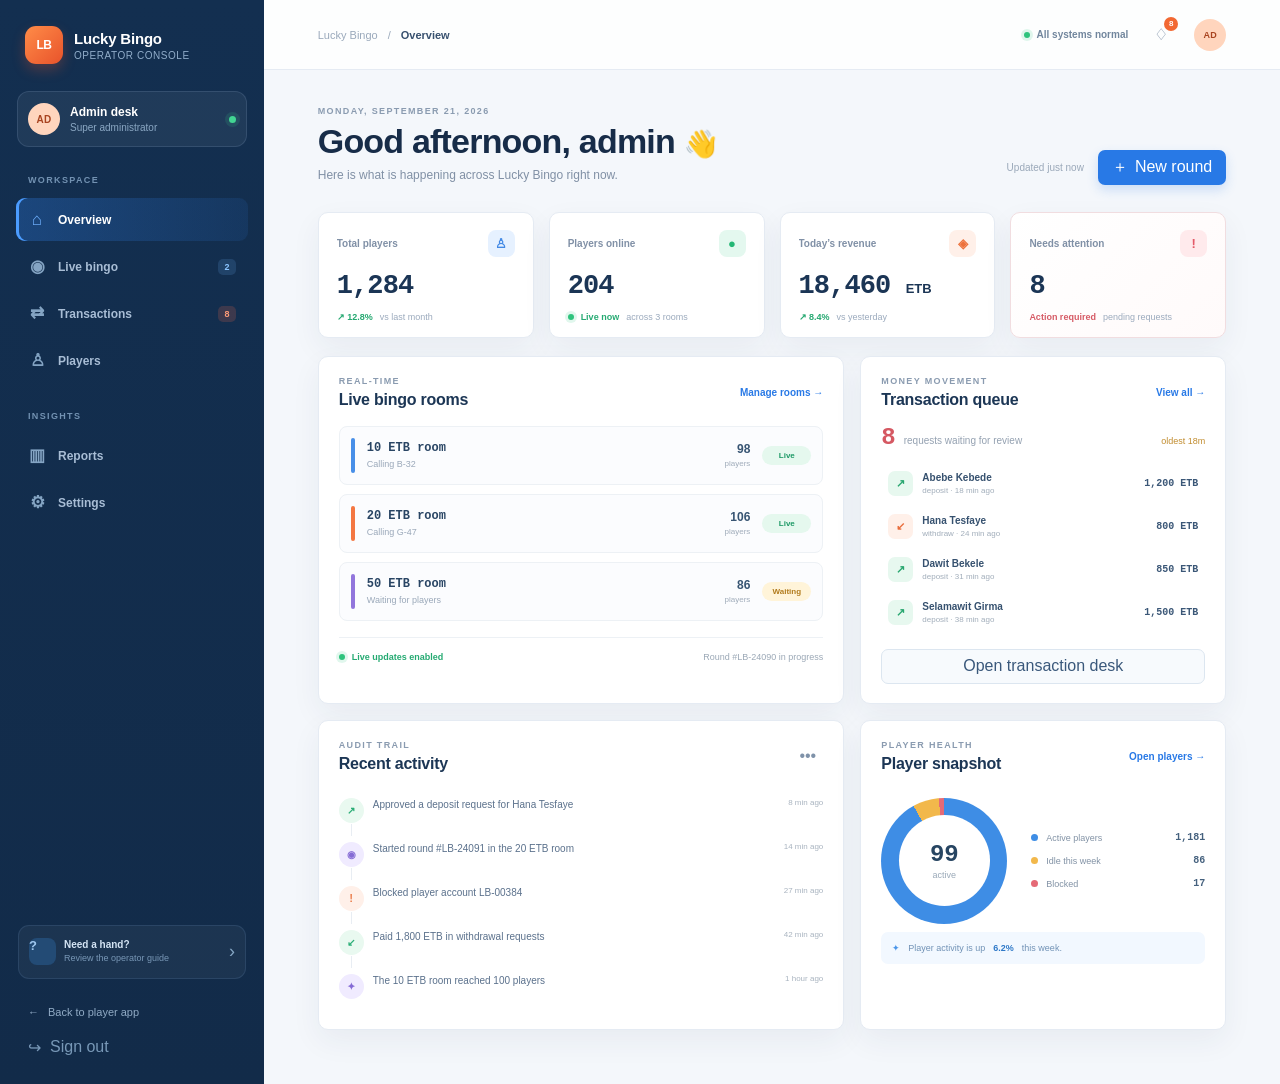
<file: admin.html>
<!DOCTYPE html>
<html lang="en">
  <head>
    <meta charset="UTF-8" />
    <meta name="viewport" content="width=device-width, initial-scale=1.0" />
    <meta name="theme-color" content="#f5f7fb" />
    <title>Lucky Bingo — Admin Console</title>
    <link rel="stylesheet" href="style.css" />
    <link rel="stylesheet" href="admin.css" />
  </head>
  <body class="admin-body">
    <div class="admin-shell">
      <aside class="admin-sidebar" id="admin-sidebar">
        <div class="admin-brand">
          <div class="admin-brand-mark" aria-hidden="true">LB</div>
          <div>
            <strong>Lucky Bingo</strong>
            <span>Operator console</span>
          </div>
        </div>

        <div class="admin-user-card">
          <div class="admin-avatar admin-avatar-orange">AD</div>
          <div class="admin-user-copy">
            <strong>Admin desk</strong>
            <span>Super administrator</span>
          </div>
          <span class="admin-online-dot" aria-label="Online"></span>
        </div>

        <nav class="admin-nav" aria-label="Admin navigation">
          <span class="admin-nav-label">Workspace</span>
          <a class="admin-nav-link is-active" href="#overview" data-section="overview">
            <span class="admin-nav-icon" aria-hidden="true">⌂</span>
            <span>Overview</span>
          </a>
          <a class="admin-nav-link" href="#live" data-section="live">
            <span class="admin-nav-icon" aria-hidden="true">◉</span>
            <span>Live bingo</span>
            <em class="admin-nav-badge" id="nav-live-badge">3</em>
          </a>
          <a class="admin-nav-link" href="#transactions" data-section="transactions">
            <span class="admin-nav-icon" aria-hidden="true">⇄</span>
            <span>Transactions</span>
            <em class="admin-nav-badge is-alert" id="nav-transaction-badge">8</em>
          </a>
          <a class="admin-nav-link" href="#players" data-section="players">
            <span class="admin-nav-icon" aria-hidden="true">♙</span>
            <span>Players</span>
          </a>

          <span class="admin-nav-label admin-nav-label-spaced">Insights</span>
          <a class="admin-nav-link" href="#reports" data-section="reports">
            <span class="admin-nav-icon" aria-hidden="true">▥</span>
            <span>Reports</span>
          </a>
          <a class="admin-nav-link" href="#settings" data-section="settings">
            <span class="admin-nav-icon" aria-hidden="true">⚙</span>
            <span>Settings</span>
          </a>
        </nav>

        <div class="admin-sidebar-footer">
          <div class="admin-help-card">
            <span class="admin-help-icon" aria-hidden="true">?</span>
            <div>
              <strong>Need a hand?</strong>
              <span>Review the operator guide</span>
            </div>
            <button type="button" class="admin-icon-button admin-help-button" id="open-help" aria-label="Open help">›</button>
          </div>
          <a class="admin-back-link" href="index.html"><span aria-hidden="true">←</span> Back to player app</a>
          <button type="button" class="admin-signout" id="admin-signout"><span aria-hidden="true">↪</span> Sign out</button>
        </div>
      </aside>

      <main class="admin-main">
        <header class="admin-topbar">
          <button type="button" class="admin-menu-button" id="admin-menu-button" aria-label="Open navigation">☰</button>
          <div class="admin-breadcrumbs">
            <span>Lucky Bingo</span><span aria-hidden="true">/</span><strong id="current-section-label">Overview</strong>
          </div>
          <div class="admin-topbar-actions">
            <div class="admin-system-status"><span class="admin-status-pulse"></span> All systems normal</div>
            <button type="button" class="admin-icon-button admin-notification-button" id="notification-button" aria-label="View notifications">
              <span aria-hidden="true">♢</span><em id="notification-count">5</em>
            </button>
            <div class="admin-top-avatar">AD</div>
          </div>
        </header>

        <div class="admin-content">
          <section class="admin-section is-active" id="admin-overview" data-page="overview">
            <div class="admin-page-heading">
              <div>
                <span class="admin-kicker">MONDAY, SEPTEMBER 21, 2026</span>
                <h1>Good afternoon, admin <span aria-hidden="true">👋</span></h1>
                <p>Here is what is happening across Lucky Bingo right now.</p>
              </div>
              <div class="admin-heading-actions">
                <span class="admin-last-updated" id="last-updated">Updated just now</span>
                <button type="button" class="admin-button admin-button-primary" data-quick-action="new-round"><span aria-hidden="true">＋</span> New round</button>
              </div>
            </div>

            <div class="admin-stat-grid">
              <article class="admin-stat-card">
                <div class="admin-stat-top"><span class="admin-stat-label">Total players</span><span class="admin-stat-icon admin-stat-icon-blue">♙</span></div>
                <strong class="admin-stat-value" id="stat-players">1,284</strong>
                <div class="admin-stat-foot"><span class="admin-trend is-up">↗ 12.8%</span><span>vs last month</span></div>
              </article>
              <article class="admin-stat-card">
                <div class="admin-stat-top"><span class="admin-stat-label">Players online</span><span class="admin-stat-icon admin-stat-icon-green">●</span></div>
                <strong class="admin-stat-value" id="stat-online">286</strong>
                <div class="admin-stat-foot"><span class="admin-live-label"><i></i> Live now</span><span>across 3 rooms</span></div>
              </article>
              <article class="admin-stat-card">
                <div class="admin-stat-top"><span class="admin-stat-label">Today’s revenue</span><span class="admin-stat-icon admin-stat-icon-orange">◈</span></div>
                <strong class="admin-stat-value" id="stat-revenue">18,460 <small>ETB</small></strong>
                <div class="admin-stat-foot"><span class="admin-trend is-up">↗ 8.4%</span><span>vs yesterday</span></div>
              </article>
              <article class="admin-stat-card admin-stat-card-alert">
                <div class="admin-stat-top"><span class="admin-stat-label">Needs attention</span><span class="admin-stat-icon admin-stat-icon-red">!</span></div>
                <strong class="admin-stat-value" id="stat-attention">8</strong>
                <div class="admin-stat-foot"><span class="admin-trend is-alert">Action required</span><span>pending requests</span></div>
              </article>
            </div>

            <div class="admin-dashboard-grid">
              <article class="admin-panel admin-live-summary-panel">
                <div class="admin-panel-heading">
                  <div><span class="admin-panel-eyebrow">REAL-TIME</span><h2>Live bingo rooms</h2></div>
                  <a class="admin-text-link" href="#live" data-section="live">Manage rooms <span aria-hidden="true">→</span></a>
                </div>
                <div class="admin-room-list" id="dashboard-rooms"></div>
                <div class="admin-panel-footer"><span class="admin-live-label"><i></i> Live updates enabled</span><span id="dashboard-round-label">Round #LB-24091 in progress</span></div>
              </article>

              <article class="admin-panel admin-queue-panel">
                <div class="admin-panel-heading">
                  <div><span class="admin-panel-eyebrow">MONEY MOVEMENT</span><h2>Transaction queue</h2></div>
                  <a class="admin-text-link" href="#transactions" data-section="transactions">View all <span aria-hidden="true">→</span></a>
                </div>
                <div class="admin-queue-total"><strong id="queue-total">8</strong><span>requests waiting for review</span><span class="admin-queue-clock" id="queue-age">oldest 18m</span></div>
                <div class="admin-mini-transactions" id="dashboard-transactions"></div>
                <button type="button" class="admin-button admin-button-soft admin-full-button" data-section="transactions">Open transaction desk</button>
              </article>

              <article class="admin-panel admin-activity-panel">
                <div class="admin-panel-heading">
                  <div><span class="admin-panel-eyebrow">AUDIT TRAIL</span><h2>Recent activity</h2></div>
                  <button type="button" class="admin-more-button" id="clear-activity" title="Clear activity">•••</button>
                </div>
                <div class="admin-activity-list" id="activity-list"></div>
              </article>

              <article class="admin-panel admin-health-panel">
                <div class="admin-panel-heading">
                  <div><span class="admin-panel-eyebrow">PLAYER HEALTH</span><h2>Player snapshot</h2></div>
                  <a class="admin-text-link" href="#players" data-section="players">Open players <span aria-hidden="true">→</span></a>
                </div>
                <div class="admin-health-body">
                  <div class="admin-donut" id="player-donut"><span><strong id="active-percent">92</strong><small>active</small></span></div>
                  <div class="admin-health-legend">
                    <div><i class="legend-active"></i><span>Active players</span><strong id="active-count">1,181</strong></div>
                    <div><i class="legend-idle"></i><span>Idle this week</span><strong id="idle-count">86</strong></div>
                    <div><i class="legend-blocked"></i><span>Blocked</span><strong id="blocked-count">17</strong></div>
                  </div>
                </div>
                <div class="admin-health-note"><span aria-hidden="true">✦</span> Player activity is up <b>6.2%</b> this week.</div>
              </article>
            </div>
          </section>

          <section class="admin-section" id="admin-live" data-page="live">
            <div class="admin-page-heading">
              <div><span class="admin-kicker">BINGO OPERATIONS</span><h1>Live bingo control</h1><p>Monitor every room, call numbers, and keep rounds moving.</p></div>
              <div class="admin-heading-actions"><span class="admin-live-label admin-live-label-large"><i></i> Live control connected</span><button type="button" class="admin-button admin-button-primary" data-live-action="new-round"><span aria-hidden="true">＋</span> Start new round</button></div>
            </div>
            <div class="admin-live-toolbar">
              <div class="admin-room-tabs" id="live-room-tabs"></div>
              <div class="admin-live-toolbar-right"><span class="admin-small-muted">Auto-call interval</span><select class="admin-select admin-select-small" id="call-interval"><option value="5">5 sec</option><option value="8" selected>8 sec</option><option value="12">12 sec</option></select><button type="button" class="admin-button admin-button-soft" data-live-action="refresh"><span aria-hidden="true">↻</span> Refresh</button></div>
            </div>
            <div class="admin-live-control-grid">
              <article class="admin-panel admin-round-panel">
                <div class="admin-panel-heading"><div><span class="admin-panel-eyebrow">ROOM CONTROL</span><h2 id="live-room-title">20 ETB room</h2></div><span class="admin-round-state is-live" id="live-round-state"><i></i> LIVE</span></div>
                <div class="admin-round-number"><div class="admin-call-label">LAST NUMBER CALLED</div><strong id="live-call-ball">G-47</strong><span><b id="live-call-count">22</b> of 75 numbers</span></div>
                <div class="admin-round-progress"><div id="live-round-progress" style="width: 29%"></div></div>
                <div class="admin-round-meta"><span>Round <b id="live-round-id">#LB-24091</b></span><span>Prize pool <b id="live-prize-pool">3,240 ETB</b></span></div>
                <div class="admin-round-actions"><button type="button" class="admin-button admin-button-primary" data-live-action="toggle-round" id="toggle-round-button">Pause round</button><button type="button" class="admin-button admin-button-outline" data-live-action="next-call"><span aria-hidden="true">↗</span> Call next</button><button type="button" class="admin-button admin-button-danger-outline" data-live-action="end-round">End round</button></div>
                <div class="admin-control-warning"><span aria-hidden="true">!</span><span>Ending a round cannot be undone. Confirmations are required for payouts.</span></div>
              </article>
              <article class="admin-panel admin-room-health-panel">
                <div class="admin-panel-heading"><div><span class="admin-panel-eyebrow">ROOM HEALTH</span><h2>At a glance</h2></div><span class="admin-chip admin-chip-green">Healthy</span></div>
                <div class="admin-health-metrics"><div><strong id="live-player-count">106</strong><span>players joined</span></div><div><strong id="live-card-count">106</strong><span>cards in play</span></div><div><strong id="live-callers">4</strong><span>possible winners</span></div><div><strong id="live-average-call">01:42</strong><span>avg. call time</span></div></div>
                <div class="admin-room-progress-list"><div><span>Room capacity</span><b>71%</b><div><i style="width:71%"></i></div></div><div><span>Connection quality</span><b>98%</b><div><i class="is-blue" style="width:98%"></i></div></div></div>
              </article>
              <article class="admin-panel admin-call-history-panel">
                <div class="admin-panel-heading"><div><span class="admin-panel-eyebrow">CALL HISTORY</span><h2>Numbers called</h2></div><button type="button" class="admin-more-button" data-live-action="clear-history">Clear</button></div>
                <div class="admin-call-history" id="live-call-history"></div>
                <p class="admin-empty-note" id="call-history-note">Most recent calls appear here.</p>
              </article>
              <article class="admin-panel admin-room-management-panel">
                <div class="admin-panel-heading"><div><span class="admin-panel-eyebrow">ROOMS</span><h2>Room availability</h2></div><span class="admin-small-muted">Player lobby view</span></div>
                <form class="admin-room-add-form" id="room-add-form">
                  <label><span>Stake (ETB)</span><input id="room-add-stake" type="number" min="1" step="1" inputmode="numeric" placeholder="100" required></label>
                  <label><span>Players</span><input id="room-add-players" type="number" min="0" step="1" inputmode="numeric" value="0" required></label>
                  <button type="submit" class="admin-button admin-button-primary"><span aria-hidden="true">＋</span> Add room</button>
                </form>
                <div class="admin-management-list" id="live-room-management"></div>
              </article>
            </div>
          </section>

          <section class="admin-section" id="admin-transactions" data-page="transactions">
            <div class="admin-page-heading">
              <div><span class="admin-kicker">FINANCE DESK</span><h1>Deposits &amp; withdrawals</h1><p>Review requests, verify payment details, and keep player balances accurate.</p></div>
              <div class="admin-heading-actions"><button type="button" class="admin-button admin-button-soft" id="export-transactions"><span aria-hidden="true">↓</span> Export CSV</button><button type="button" class="admin-button admin-button-primary" id="refresh-transactions"><span aria-hidden="true">↻</span> Refresh</button></div>
            </div>
            <div class="admin-finance-summary"><div><span>Pending deposits</span><strong id="finance-deposits">5,800 <small>ETB</small></strong><em id="finance-deposit-count">5 requests</em></div><div><span>Pending withdrawals</span><strong id="finance-withdrawals">2,450 <small>ETB</small></strong><em id="finance-withdrawal-count">3 requests</em></div><div><span>Processed today</span><strong id="finance-processed">18,460 <small>ETB</small></strong><em class="is-positive">+8.4% from yesterday</em></div><div><span>Average review time</span><strong>06:24</strong><em class="is-positive">Within target</em></div></div>
            <article class="admin-panel admin-table-panel">
              <div class="admin-table-toolbar"><div class="admin-filter-tabs" role="tablist" aria-label="Transaction filter"><button type="button" class="is-active" data-transaction-filter="all">All <b id="filter-all-count">8</b></button><button type="button" data-transaction-filter="deposit">Deposits <b id="filter-deposit-count">5</b></button><button type="button" data-transaction-filter="withdraw">Withdrawals <b id="filter-withdraw-count">3</b></button><button type="button" data-transaction-filter="processed">Processed</button></div><div class="admin-table-tools"><label class="admin-inline-search"><span aria-hidden="true">⌕</span><input type="search" id="transaction-search" placeholder="Search transactions" /></label><select class="admin-select" id="transaction-status-filter"><option value="all">All statuses</option><option value="pending">Pending</option><option value="approved">Approved</option><option value="rejected">Rejected</option></select></div></div>
              <div class="admin-table-scroll"><table class="admin-table"><thead><tr><th>Player</th><th>Type</th><th>Method</th><th>Amount</th><th>Requested</th><th>Status</th><th><span class="admin-sr-only">Actions</span></th></tr></thead><tbody id="transactions-table"></tbody></table></div>
              <div class="admin-table-footer"><span id="transaction-result-count">Showing 8 requests</span><div class="admin-pagination"><button type="button" disabled aria-label="Previous page">‹</button><button type="button" class="is-current">1</button><button type="button">2</button><button type="button" aria-label="Next page">›</button></div></div>
            </article>
          </section>

          <section class="admin-section" id="admin-players" data-page="players">
            <div class="admin-page-heading">
              <div><span class="admin-kicker">PLAYER DIRECTORY</span><h1>Players</h1><p>Search accounts, manage access, and keep player profiles up to date.</p></div>
              <div class="admin-heading-actions"><button type="button" class="admin-button admin-button-soft" id="export-players"><span aria-hidden="true">↓</span> Export list</button><button type="button" class="admin-button admin-button-primary" data-player-action="add"><span aria-hidden="true">＋</span> Add player</button></div>
            </div>
            <div class="admin-player-insights"><div><span class="admin-insight-icon admin-insight-blue">♙</span><span><b id="player-total-count">1,284</b><small>Total accounts</small></span></div><div><span class="admin-insight-icon admin-insight-green">✓</span><span><b id="player-verified-count">1,198</b><small>Verified accounts</small></span></div><div><span class="admin-insight-icon admin-insight-orange">◌</span><span><b id="player-new-count">38</b><small>New this month</small></span></div><div><span class="admin-insight-icon admin-insight-red">!</span><span><b id="player-blocked-count">17</b><small>Blocked accounts</small></span></div></div>
            <article class="admin-panel admin-table-panel">
              <div class="admin-table-toolbar"><label class="admin-player-search"><span aria-hidden="true">⌕</span><input type="search" id="player-search" placeholder="Search by name, email, phone or player ID" /><kbd>⌘ K</kbd></label><div class="admin-table-tools"><select class="admin-select" id="player-status-filter"><option value="all">All statuses</option><option value="active">Active</option><option value="idle">Idle</option><option value="blocked">Blocked</option></select><button type="button" class="admin-filter-button" id="player-filter-button"><span aria-hidden="true">☷</span> Filters</button></div></div>
              <div class="admin-table-scroll"><table class="admin-table admin-player-table"><thead><tr><th>Player</th><th>Contact</th><th>Wallet balance</th><th>Games</th><th>Last active</th><th>Status</th><th><span class="admin-sr-only">Actions</span></th></tr></thead><tbody id="players-table"></tbody></table></div>
              <div class="admin-table-footer"><span id="player-result-count">Showing 8 players</span><div class="admin-pagination"><button type="button" disabled>‹</button><button type="button" class="is-current">1</button><button type="button">2</button><button type="button">3</button><button type="button">›</button></div></div>
            </article>
          </section>

          <section class="admin-section" id="admin-reports" data-page="reports">
            <div class="admin-page-heading"><div><span class="admin-kicker">INSIGHTS</span><h1>Reports</h1><p>Understand performance, player behavior, and the health of your bingo operation.</p></div><div class="admin-heading-actions"><select class="admin-select" id="report-range"><option>Last 7 days</option><option>Last 30 days</option><option>This year</option></select><button type="button" class="admin-button admin-button-soft" id="export-report"><span aria-hidden="true">↓</span> Export report</button></div></div>
            <div class="admin-report-grid"><article class="admin-panel admin-chart-panel admin-chart-wide"><div class="admin-panel-heading"><div><span class="admin-panel-eyebrow">REVENUE TREND</span><h2>Net revenue</h2></div><strong class="admin-chart-total">18,460 <small>ETB</small></strong></div><div class="admin-chart-legend"><span><i class="chart-line chart-line-blue"></i> Revenue</span><span><i class="chart-line chart-line-orange"></i> Payouts</span></div><div class="admin-chart" aria-label="Revenue chart"><div class="admin-chart-y"><span>20k</span><span>15k</span><span>10k</span><span>5k</span><span>0</span></div><div class="admin-chart-area"><div class="admin-chart-gridlines"><i></i><i></i><i></i><i></i><i></i></div><svg viewBox="0 0 720 220" preserveAspectRatio="none" role="img" aria-label="Revenue and payout trend"><defs><linearGradient id="revenue-fill" x1="0" x2="0" y1="0" y2="1"><stop offset="0" stop-color="#2f80ed" stop-opacity=".24"/><stop offset="1" stop-color="#2f80ed" stop-opacity="0"/></linearGradient></defs><path class="chart-fill" d="M0 172 C42 162 58 155 92 158 S144 134 178 145 S230 121 268 130 S320 91 360 112 S416 82 452 96 S496 48 540 72 S600 38 636 55 S682 31 720 42 L720 220 L0 220 Z"/><path class="chart-path chart-path-blue" d="M0 172 C42 162 58 155 92 158 S144 134 178 145 S230 121 268 130 S320 91 360 112 S416 82 452 96 S496 48 540 72 S600 38 636 55 S682 31 720 42"/><path class="chart-path chart-path-orange" d="M0 190 C42 181 58 176 92 178 S144 161 178 170 S230 144 268 154 S320 119 360 140 S416 106 452 125 S496 79 540 102 S600 65 636 83 S682 61 720 70"/></svg><div class="admin-chart-x"><span>15 Sep</span><span>17 Sep</span><span>19 Sep</span><span>21 Sep</span></div></div></div></article><article class="admin-panel admin-chart-panel"><div class="admin-panel-heading"><div><span class="admin-panel-eyebrow">ROOM PERFORMANCE</span><h2>Top rooms</h2></div><button type="button" class="admin-more-button">•••</button></div><div class="admin-bar-list"><div><span><b>10 ETB room</b><small>2,180 rounds</small></span><strong>42%</strong><i><em style="width:42%"></em></i></div><div><span><b>20 ETB room</b><small>1,640 rounds</small></span><strong>34%</strong><i><em style="width:34%"></em></i></div><div><span><b>50 ETB room</b><small>812 rounds</small></span><strong>24%</strong><i><em style="width:24%"></em></i></div></div><div class="admin-report-callout"><span aria-hidden="true">✦</span><span>The <b>10 ETB room</b> brings the most first-time players.</span></div></article><article class="admin-panel admin-chart-panel"><div class="admin-panel-heading"><div><span class="admin-panel-eyebrow">PLAYER RETENTION</span><h2>Weekly return rate</h2></div><span class="admin-chip admin-chip-green">+4.8%</span></div><div class="admin-retention-score"><strong>68.4<small>%</small></strong><span>players returned this week</span></div><div class="admin-retention-bars"><i style="height:43%"></i><i style="height:58%"></i><i style="height:51%"></i><i style="height:70%"></i><i style="height:64%"></i><i style="height:83%"></i><i style="height:92%"></i></div><div class="admin-chart-x admin-chart-x-even"><span>Mon</span><span>Tue</span><span>Wed</span><span>Thu</span><span>Fri</span><span>Sat</span><span>Sun</span></div></article></div>
          </section>

          <section class="admin-section" id="admin-settings" data-page="settings">
            <div class="admin-page-heading"><div><span class="admin-kicker">CONTROL CENTER</span><h1>Settings</h1><p>Set safe defaults for your operation. Changes are saved in this browser.</p></div><span class="admin-saved-label" id="settings-saved">All changes saved</span></div>
            <div class="admin-settings-grid"><article class="admin-panel admin-settings-panel"><div class="admin-panel-heading"><div><span class="admin-panel-eyebrow">GAME DEFAULTS</span><h2>Round settings</h2></div></div><label class="admin-setting-row"><span><b>Commission rate</b><small>Percentage held from every prize pool</small></span><span class="admin-input-suffix"><input type="number" id="setting-commission" min="0" max="50" step="1" value="20" /><em>%</em></span></label><label class="admin-setting-row"><span><b>Auto-start threshold</b><small>Players required before a room starts</small></span><span class="admin-input-suffix"><input type="number" id="setting-threshold" min="2" max="500" step="1" value="10" /><em>players</em></span></label><label class="admin-setting-row"><span><b>Card-selection countdown</b><small>Players have this long to enter cards before the round starts</small></span><span class="admin-input-suffix"><input type="number" id="setting-countdown" min="10" max="600" step="5" value="60" /><em>seconds</em></span></label><label class="admin-setting-row"><span><b>Winning line pattern</b><small>Declare a winner after this many completed lines, or require a full house</small></span><select class="admin-select admin-select-small" id="setting-winning-pattern"><option value="1">1 line</option><option value="2">2 lines</option><option value="3">3 lines</option><option value="4">4 lines</option><option value="full-house">Full house / full card</option></select></label><label class="admin-setting-row"><span><b>Starting bonus</b><small>Give each new player a one-time Birr bonus when they first open the game</small></span><span class="admin-input-suffix"><input type="number" id="setting-starting-bonus" min="0" max="100000" step="1" value="50" /><em>ETB</em></span></label><label class="admin-setting-row"><span><b>Enable starting bonus</b><small>Turn the new-player bonus on or off</small></span><input type="checkbox" class="admin-switch" id="setting-starting-bonus-enabled" checked /></label><label class="admin-setting-row"><span><b>Auto-call numbers</b><small>Allow rooms to call numbers automatically</small></span><input type="checkbox" class="admin-switch" id="setting-autocall" checked /></label><label class="admin-setting-row"><span><b>Maintenance mode</b><small>Temporarily prevent new games from starting</small></span><input type="checkbox" class="admin-switch is-danger" id="setting-maintenance" /></label></article><article class="admin-panel admin-settings-panel"><div class="admin-panel-heading"><div><span class="admin-panel-eyebrow">SECURITY &amp; ALERTS</span><h2>Admin preferences</h2></div></div><label class="admin-setting-row"><span><b>Transaction alerts</b><small>Notify this desk about new finance requests</small></span><input type="checkbox" class="admin-switch" id="setting-transactions" checked /></label><label class="admin-setting-row"><span><b>Large withdrawal review</b><small>Require a second review above 5,000 ETB</small></span><input type="checkbox" class="admin-switch" id="setting-large-withdrawal" checked /></label><label class="admin-setting-row"><span><b>Session timeout</b><small>Sign out after inactivity</small></span><select class="admin-select admin-select-small" id="setting-timeout"><option value="30">30 minutes</option><option value="60" selected>1 hour</option><option value="240">4 hours</option></select></label><div class="admin-security-note"><span aria-hidden="true">✓</span><div><b>Two-step verification is active</b><small>Your admin account is protected with an extra sign-in step.</small></div></div></article></div>
          </section>
        </div>
      </main>
    </div>

    <div class="admin-toast" id="admin-toast" hidden></div>

    <div class="admin-modal-backdrop" id="player-modal" hidden>
      <section class="admin-modal" role="dialog" aria-modal="true" aria-labelledby="player-modal-title">
        <div class="admin-modal-heading"><div><span class="admin-panel-eyebrow">PLAYER ACCOUNT</span><h2 id="player-modal-title">Edit player</h2></div><button type="button" class="admin-modal-close" data-close-modal="player-modal" aria-label="Close">×</button></div>
        <form id="player-form"><input type="hidden" id="player-form-id" /><div class="admin-form-grid"><label><span>Full name</span><input type="text" id="player-form-name" required /></label><label><span>Player ID</span><input type="text" id="player-form-username" disabled /></label><label><span>Email address</span><input type="email" id="player-form-email" required /></label><label><span>Phone number</span><input type="tel" id="player-form-phone" required /></label><label><span>Wallet balance (ETB)</span><input type="number" id="player-form-balance" min="0" step="1" required /></label><label><span>Account status</span><select id="player-form-status"><option value="active">Active</option><option value="idle">Idle</option><option value="blocked">Blocked</option></select></label></div><label class="admin-form-wide"><span>Admin note</span><textarea id="player-form-note" rows="3" placeholder="Optional internal note about this account"></textarea></label><div class="admin-modal-actions"><button type="button" class="admin-button admin-button-soft" data-close-modal="player-modal">Cancel</button><button type="submit" class="admin-button admin-button-primary">Save player</button></div></form>
      </section>
    </div>

    <div class="admin-modal-backdrop" id="password-modal" hidden>
      <section class="admin-modal admin-modal-small" role="dialog" aria-modal="true" aria-labelledby="password-modal-title">
        <div class="admin-modal-heading"><div><span class="admin-panel-eyebrow">SECURITY ACTION</span><h2 id="password-modal-title">Change password</h2></div><button type="button" class="admin-modal-close" data-close-modal="password-modal" aria-label="Close">×</button></div>
        <p class="admin-modal-copy">Set a temporary password for <b id="password-player-name">this player</b>. The player will be asked to change it after signing in.</p>
        <form id="password-form"><input type="hidden" id="password-form-id" /><label class="admin-form-wide"><span>Temporary password</span><input type="password" id="password-form-value" minlength="6" required placeholder="At least 6 characters" /></label><label class="admin-check-row"><input type="checkbox" id="password-notify" checked /><span>Notify the player about the password reset</span></label><div class="admin-modal-actions"><button type="button" class="admin-button admin-button-soft" data-close-modal="password-modal">Cancel</button><button type="submit" class="admin-button admin-button-primary">Set password</button></div></form>
      </section>
    </div>

    <div class="admin-modal-backdrop" id="help-modal" hidden>
      <section class="admin-modal admin-modal-small" role="dialog" aria-modal="true" aria-labelledby="help-modal-title"><div class="admin-modal-heading"><div><span class="admin-panel-eyebrow">OPERATOR GUIDE</span><h2 id="help-modal-title">A safe admin workflow</h2></div><button type="button" class="admin-modal-close" data-close-modal="help-modal" aria-label="Close">×</button></div><div class="admin-guide-list"><div><b>1</b><span>Review deposit and withdrawal requests before approving a balance change.</span></div><div><b>2</b><span>Use the live room controls to pause a room if a payment or connection issue appears.</span></div><div><b>3</b><span>Block suspicious accounts and record the reason in the player note.</span></div><div><b>4</b><span>Export finance reports regularly for reconciliation.</span></div></div><div class="admin-modal-actions"><button type="button" class="admin-button admin-button-primary" data-close-modal="help-modal">Got it</button></div></section>
    </div>

    <script src="admin.js"></script>
  </body>
</html>
</file>
<file: style.css>
* {
  margin: 0;
  padding: 0;
  box-sizing: border-box;
}

:root {
  --page: #0868ad;
  --page-deep: #075d9d;
  --nav: #1c2a3a;
  --panel: #193866;
  --panel-deep: #15345f;
  --orange: #f45b0a;
  --orange-deep: #dd4d05;
  --yellow: #fff229;
  --yellow-soft: #f3ef9e;
  --white: #fbfdff;
  --muted: #b7c3d7;
  --ink: #172b4d;
  --line: rgba(255, 255, 255, 0.08);
  --green: #57c77c;
  --red: #f3424f;
}

html,
body {
  min-height: 100%;
}

body {
  min-height: 100dvh;
  font-family: "Trebuchet MS", "Segoe UI", system-ui, sans-serif;
  background: var(--page);
  color: var(--white);
  overflow-x: hidden;
  user-select: none;
  -webkit-user-select: none;
}

button {
  font: inherit;
}

.lb-root {
  min-height: 100dvh;
  display: grid;
  place-items: start center;
}

.lb-frame {
  position: relative;
  width: min(100%, 760px);
  min-height: 100dvh;
  overflow: hidden;
  background: linear-gradient(180deg, var(--page) 0%, var(--page-deep) 100%);
  box-shadow: 0 0 0 1px rgba(0, 0, 0, 0.06);
  display: flex;
  flex-direction: column;
}

.lb-top {
  min-height: 0;
  display: none;
}

.lb-logo {
  color: var(--white);
  font-size: clamp(25px, 5vw, 40px);
  font-weight: 800;
  letter-spacing: -1.1px;
  line-height: 1;
  text-align: left;
  white-space: nowrap;
}

.lb-icon-btn {
  display: grid;
  place-items: center;
  width: 42px;
  height: 48px;
  border: 0;
  background: transparent;
  color: var(--white);
  cursor: pointer;
  transition: color 0.16s ease, transform 0.16s ease;
}

.lb-icon-btn:hover,
.lb-icon-btn:focus-visible {
  color: var(--yellow);
  transform: scale(1.06);
  outline: none;
}

.lb-close {
  font-family: Arial, sans-serif;
  font-size: 56px;
  font-weight: 200;
  line-height: 0.72;
}

.lb-header-actions {
  display: flex;
  align-items: center;
  justify-content: flex-end;
  gap: 20px;
}

.lb-expand {
  font-family: Arial, sans-serif;
  font-size: 44px;
  line-height: 0.5;
  padding-bottom: 12px;
}

.lb-options {
  font-family: Arial, sans-serif;
  font-size: 45px;
  line-height: 0.45;
}

.lb-main {
  position: relative;
  flex: 1;
  min-height: 0;
  display: flex;
  flex-direction: column;
}

.lb-view {
  display: none;
  flex: 1;
  min-height: 0;
  flex-direction: column;
  padding: 34px 22px 26px;
  overflow: auto;
}

.lb-view.is-on {
  display: flex;
}

.lb-lobby {
  padding-top: 34px;
}

.lb-lobby-toolbar {
  display: flex;
  align-items: center;
  justify-content: space-between;
  gap: 16px;
  margin: 0 10px 28px;
}

.lb-lobby-actions {
  display: flex;
  align-items: center;
  gap: 10px;
}

.lb-balance-card,
.lb-admin-link,
.lb-refresh {
  border: 0;
  cursor: pointer;
  transition: transform 0.16s ease, filter 0.16s ease, box-shadow 0.16s ease;
}

.lb-balance-card:hover,
.lb-balance-card:focus-visible,
.lb-admin-link:hover,
.lb-admin-link:focus-visible,
.lb-refresh:hover,
.lb-refresh:focus-visible {
  transform: translateY(-2px);
  filter: brightness(1.08);
  outline: none;
}

.lb-balance-card {
  min-width: 178px;
  display: flex;
  align-items: center;
  gap: 11px;
  padding: 11px 14px;
  border-radius: 10px;
  background: #15263b;
  color: var(--white);
  box-shadow: 0 5px 0 rgba(0, 0, 0, 0.12);
  text-align: left;
}

.lb-wallet-icon {
  display: grid;
  place-items: center;
  width: 40px;
  height: 38px;
  flex: 0 0 auto;
}

.lb-wallet-icon svg {
  width: 38px;
  height: 34px;
  fill: none;
  stroke: var(--white);
  stroke-linecap: round;
  stroke-linejoin: round;
  stroke-width: 2.2;
}

.lb-balance-value {
  display: inline-flex;
  align-items: baseline;
  gap: 7px;
  color: var(--yellow);
  font-family: Consolas, "Courier New", monospace;
  font-size: 28px;
  font-weight: 800;
  line-height: 1;
  white-space: nowrap;
}

.lb-currency {
  font-family: inherit;
  font-size: 20px;
}

.lb-balance-arrow {
  margin-left: auto;
  color: #c9d5e5;
  font-family: Arial, sans-serif;
  font-size: 32px;
  font-weight: 300;
  line-height: 0.7;
}

.lb-admin-link,
.lb-refresh {
  display: inline-flex;
  align-items: center;
  justify-content: center;
  min-height: 48px;
  padding: 12px 17px 13px;
  border-radius: 8px;
  background: #18345f;
  color: var(--white);
  font-family: Consolas, "Courier New", monospace;
  font-size: 24px;
  font-weight: 700;
  line-height: 1;
  text-decoration: none;
  box-shadow: 0 5px 0 rgba(0, 0, 0, 0.12);
}

.lb-admin-link {
  background: var(--orange);
  color: var(--white);
}

.lb-room-list {
  width: 100%;
}

.lb-room-head,
.lb-room {
  display: grid;
  grid-template-columns: 1.05fr 1.1fr 0.92fr 1.2fr 1.12fr;
  align-items: center;
  column-gap: 12px;
}

.lb-room-head {
  min-height: 66px;
  padding: 0 25px;
  border-radius: 16px 16px 0 0;
  background: var(--orange);
  color: var(--white);
  font-family: Consolas, "Courier New", monospace;
  font-size: clamp(17px, 3.3vw, 27px);
  letter-spacing: 0.2px;
  line-height: 1;
  text-align: center;
  box-shadow: 0 4px 0 rgba(137, 49, 0, 0.16);
}

.lb-room-head span:first-child,
.lb-room-head span:nth-child(2),
.lb-room-head span:nth-child(3),
.lb-room-head span:nth-child(4),
.lb-room-head span:nth-child(5) {
  white-space: nowrap;
}

.lb-rooms {
  display: flex;
  flex-direction: column;
  gap: 20px;
  padding-top: 10px;
}

.lb-room {
  width: 100%;
  min-height: 120px;
  padding: 16px 25px;
  border: 0;
  border-radius: 16px;
  background: var(--panel);
  color: var(--white);
  font-family: Consolas, "Courier New", monospace;
  text-align: center;
  box-shadow: 0 5px 0 rgba(7, 35, 70, 0.32);
  cursor: pointer;
  transition: transform 0.16s ease, background 0.16s ease, box-shadow 0.16s ease;
}

.lb-room:hover,
.lb-room:focus-visible {
  background: #204577;
  box-shadow: 0 7px 0 rgba(7, 35, 70, 0.3);
  transform: translateY(-2px);
  outline: none;
}

.lb-room.is-locked,
.lb-room.is-closed {
  cursor: not-allowed;
}

.lb-room.is-locked:hover,
.lb-room.is-locked:focus-visible,
.lb-room.is-closed:hover,
.lb-room.is-closed:focus-visible,
.lb-room:disabled:hover,
.lb-room:disabled:focus-visible {
  background: var(--panel);
  transform: none;
}

.lb-room:disabled {
  opacity: 0.72;
}

.lb-room-stake,
.lb-room-active,
.lb-room-players,
.lb-room-prize,
.lb-room-play {
  min-width: 0;
}

.lb-room-stake {
  color: var(--white);
  font-size: clamp(18px, 3.2vw, 26px);
  font-weight: 700;
  line-height: 1.2;
  white-space: nowrap;
}

.lb-room-active {
  position: relative;
  display: flex;
  align-items: flex-end;
  justify-content: center;
  min-height: 54px;
  padding-top: 8px;
  color: var(--muted);
  font-size: clamp(16px, 2.9vw, 23px);
  line-height: 1.1;
  white-space: normal;
}

.lb-room-active.is-live {
  color: var(--white);
}

.lb-room-active-copy {
  display: block;
}

.lb-active-badge {
  position: absolute;
  top: -1px;
  left: 50%;
  z-index: 1;
  display: inline-flex;
  align-items: center;
  gap: 7px;
  min-width: 0;
  padding: 3px 7px 3px 10px;
  border: 2px solid #39bd69;
  border-radius: 15px;
  background: linear-gradient(90deg, #ed4e50 0%, #ed4e50 79%, #22bd5a 79%, #22bd5a 100%);
  color: var(--white);
  font-size: clamp(11px, 2.05vw, 16px);
  font-weight: 800;
  line-height: 1;
  white-space: nowrap;
  transform: translateX(-50%);
  box-shadow: 0 2px 0 rgba(19, 74, 54, 0.27);
}

.lb-active-badge i {
  width: 10px;
  height: 10px;
  flex: 0 0 auto;
  border-radius: 50%;
  background: #f2383f;
  animation: lb-live-dot 0.95s ease-in-out infinite;
}

.lb-room-active.is-countdown {
  color: var(--red);
}

.lb-countdown-badge {
  position: absolute;
  top: -1px;
  left: 50%;
  display: inline-block;
  color: var(--red);
  font-family: Consolas, "Courier New", monospace;
  font-size: clamp(12px, 2.15vw, 17px);
  font-weight: 800;
  line-height: 1;
  white-space: nowrap;
  transform: translateX(-50%);
  animation: lb-countdown-blink 0.9s steps(2, start) infinite;
}

.lb-room-active.is-paused {
  color: var(--muted);
  font-weight: 700;
}

.lb-room-paused {
  display: inline-flex;
  align-items: center;
  justify-content: center;
  padding: 8px 12px;
  border-radius: 12px;
  background: rgba(183, 195, 215, 0.13);
  color: var(--muted);
  font-size: 0.78em;
  font-weight: 700;
  text-transform: uppercase;
}

@keyframes lb-live-dot {
  0%,
  100% {
    opacity: 1;
    transform: scale(1);
  }
  50% {
    opacity: 0.45;
    transform: scale(0.82);
  }
}

@keyframes lb-countdown-blink {
  0%,
  49% {
    opacity: 1;
  }
  50%,
  100% {
    opacity: 0.22;
  }
}

.lb-room-players,
.lb-room-prize {
  color: var(--white);
  font-size: clamp(17px, 3vw, 24px);
  line-height: 1.2;
  white-space: nowrap;
}

.lb-room-prize {
  text-align: right;
}

.lb-room-play {
  display: inline-flex;
  align-items: center;
  justify-content: center;
  min-height: 54px;
  padding: 0 19px;
  border-radius: 17px;
  background: var(--yellow-soft);
  color: #5c4389;
  font-size: clamp(17px, 3.1vw, 25px);
  font-weight: 700;
  line-height: 1;
  white-space: nowrap;
  transition: background 0.16s ease, color 0.16s ease, box-shadow 0.16s ease;
}

.lb-room-play.is-enabled {
  background: var(--yellow);
  color: #572f80;
  box-shadow: 0 0 0 2px rgba(255, 242, 41, 0.15), 0 4px 12px rgba(255, 242, 41, 0.16);
}

.lb-room-play.is-disabled {
  background: rgba(183, 195, 215, 0.18);
  color: #8794aa;
  box-shadow: none;
  filter: grayscale(0.35);
}

.lb-room:hover .lb-room-play.is-enabled,
.lb-room:focus-visible .lb-room-play.is-enabled {
  background: #ffff75;
}

.lb-empty-rooms {
  margin: 18px 0;
  padding: 28px 16px;
  border-radius: 16px;
  background: var(--panel);
  color: var(--muted);
  font-family: Consolas, "Courier New", monospace;
  font-size: 18px;
  text-align: center;
}

.lb-footer {
  margin-top: auto;
  padding: 56px 0 14px;
  color: var(--white);
  font-family: Consolas, "Courier New", monospace;
  font-size: clamp(18px, 3.5vw, 27px);
  letter-spacing: 0.5px;
  text-align: center;
}

.lb-sr-only {
  position: absolute;
  width: 1px;
  height: 1px;
  padding: 0;
  margin: -1px;
  overflow: hidden;
  clip: rect(0, 0, 0, 0);
  white-space: nowrap;
  border: 0;
}

/* Wallet panel */
.lb-overlay {
  position: absolute;
  inset: 0;
  z-index: 10;
  display: grid;
  place-items: center;
  padding: clamp(12px, 4vw, 30px);
  background: rgba(3, 24, 46, 0.76);
  backdrop-filter: blur(7px);
  animation: lb-wallet-fade 0.2s ease both;
}

.lb-overlay[hidden] {
  display: none;
}

.lb-wallet-panel {
  width: min(100%, 650px);
  max-height: min(900px, calc(100dvh - 32px));
  overflow: auto;
  padding: clamp(22px, 4vw, 34px);
  border: 1px solid rgba(255, 255, 255, 0.7);
  border-radius: 26px;
  background: linear-gradient(145deg, #f8fbff 0%, #eef4fb 100%);
  color: var(--ink);
  box-shadow: 0 28px 90px rgba(1, 22, 49, 0.48), 0 0 0 8px rgba(255, 255, 255, 0.05);
  animation: lb-wallet-rise 0.24s ease both;
  scrollbar-color: #b9c9db transparent;
}

.lb-wallet-panel-head {
  display: flex;
  align-items: flex-start;
  justify-content: space-between;
  gap: 18px;
}

.lb-eyebrow {
  color: #70839d;
  font-family: Consolas, "Courier New", monospace;
  font-size: 12px;
  font-weight: 800;
  letter-spacing: 1.8px;
}

.lb-wallet-panel h2 {
  margin-top: 7px;
  color: #172f55;
  font-size: clamp(27px, 5vw, 42px);
  letter-spacing: -1px;
  line-height: 1.05;
}

.lb-wallet-subtitle {
  margin-top: 8px;
  color: #71849d;
  font-size: 14px;
  line-height: 1.4;
}

.lb-panel-close {
  display: grid;
  place-items: center;
  width: 46px;
  height: 46px;
  flex: 0 0 auto;
  border: 0;
  border-radius: 13px;
  background: #e3eaf3;
  color: #2b486c;
  font-family: Arial, sans-serif;
  font-size: 34px;
  font-weight: 300;
  line-height: 0.8;
  cursor: pointer;
  transition: background 0.16s ease, color 0.16s ease, transform 0.16s ease;
}

.lb-panel-close:hover,
.lb-panel-close:focus-visible {
  background: #d2deed;
  color: #14345d;
  outline: none;
  transform: rotate(4deg);
}

.lb-wallet-summary {
  display: flex;
  align-items: center;
  justify-content: space-between;
  gap: 18px;
  margin-top: 25px;
  padding: 19px 22px;
  border: 1px solid #dbe5f0;
  border-radius: 15px;
  background: #e8eef6;
  color: #607490;
}

.lb-wallet-summary > div {
  display: flex;
  flex-direction: column;
  gap: 5px;
  min-width: 0;
}

.lb-summary-label {
  font-size: 16px;
  font-weight: 700;
}

.lb-summary-hint {
  color: #8b9bb0;
  font-size: 11px;
}

.lb-wallet-summary strong {
  display: inline-flex;
  align-items: baseline;
  gap: 8px;
  color: #1c385d;
  font-family: Consolas, "Courier New", monospace;
  font-size: clamp(24px, 5vw, 29px);
  white-space: nowrap;
}

.lb-wallet-summary strong em {
  color: #6c8099;
  font-family: inherit;
  font-size: 15px;
  font-style: normal;
}

.lb-wallet-tabs {
  display: grid;
  grid-template-columns: 1fr 1fr;
  gap: 5px;
  margin-top: 20px;
  padding: 5px;
  border: 1px solid #dbe4ef;
  border-radius: 13px;
  background: #e0e8f2;
}

.lb-wallet-tabs button {
  min-height: 49px;
  border: 0;
  border-radius: 9px;
  background: transparent;
  color: #657993;
  font-size: 16px;
  font-weight: 800;
  cursor: pointer;
  transition: background 0.16s ease, color 0.16s ease, box-shadow 0.16s ease;
}

.lb-wallet-tabs button.is-active {
  background: #fff;
  color: #1b3e6b;
  box-shadow: 0 3px 10px rgba(24, 55, 93, 0.13);
}

.lb-wallet-tabs button:hover:not(.is-active) {
  color: #2e527e;
}

.lb-wallet-tabs button:focus-visible,
.lb-provider:focus-visible,
.lb-wallet-submit:focus-visible,
.lb-payment-account button:focus-visible,
.lb-wallet-form input:focus-visible,
.lb-wallet-form textarea:focus-visible {
  outline: 3px solid rgba(8, 104, 173, 0.28);
  outline-offset: 2px;
}

.lb-wallet-view {
  display: none;
}

.lb-wallet-view.is-active {
  display: block;
  animation: lb-wallet-content 0.18s ease both;
}

.lb-wallet-promo,
.lb-wallet-alert {
  display: flex;
  align-items: center;
  gap: 12px;
  margin-top: 20px;
  padding: 13px 14px;
  border-radius: 13px;
  line-height: 1.35;
}

.lb-wallet-promo {
  border: 1px solid #f2d98a;
  background: linear-gradient(135deg, #fff7d8, #fffbe9);
  color: #725b1e;
}

.lb-promo-icon {
  display: grid;
  place-items: center;
  width: 34px;
  height: 34px;
  flex: 0 0 auto;
  border-radius: 10px;
  background: #ffe9a3;
  font-size: 19px;
}

.lb-wallet-promo > div,
.lb-wallet-alert > div {
  display: flex;
  flex-direction: column;
  gap: 2px;
  min-width: 0;
}

.lb-wallet-promo strong,
.lb-wallet-alert strong {
  color: #5f4a14;
  font-size: 13px;
}

.lb-wallet-promo div span,
.lb-wallet-alert div span {
  color: #927a36;
  font-size: 12px;
}

.lb-promo-badge {
  margin-left: auto;
  padding: 5px 8px;
  border-radius: 7px;
  background: #ffedb0;
  color: #80661d;
  font-family: Consolas, "Courier New", monospace;
  font-size: 10px;
  font-weight: 800;
  white-space: nowrap;
}

.lb-wallet-alert {
  border: 1px solid #f0c98d;
  background: #fff6e6;
}

.lb-alert-icon {
  display: grid;
  place-items: center;
  width: 29px;
  height: 29px;
  flex: 0 0 auto;
  border-radius: 50%;
  background: #ffe1ac;
  color: #a96913;
  font-size: 16px;
  font-weight: 900;
}

.lb-wallet-alert strong {
  color: #76501d;
}

.lb-wallet-alert div span {
  color: #9a7a4d;
}

.lb-wallet-section-head {
  display: flex;
  align-items: flex-start;
  gap: 10px;
  margin: 22px 0 11px;
}

.lb-step-index {
  display: grid;
  place-items: center;
  width: 22px;
  height: 22px;
  flex: 0 0 auto;
  border-radius: 50%;
  background: #dceafa;
  color: #1665a3;
  font-family: Consolas, "Courier New", monospace;
  font-size: 12px;
  font-weight: 900;
}

.lb-wallet-section-head > div {
  display: flex;
  flex-direction: column;
  gap: 3px;
}

.lb-wallet-section-head strong {
  color: #223f65;
  font-size: 15px;
}

.lb-wallet-section-head small {
  color: #8192a7;
  font-size: 11px;
}

.lb-provider-grid {
  display: grid;
  grid-template-columns: repeat(3, minmax(0, 1fr));
  gap: 10px;
}

.lb-provider {
  position: relative;
  display: flex;
  align-items: center;
  gap: 9px;
  min-width: 0;
  padding: 11px 10px;
  border: 1px solid #d5e0eb;
  border-radius: 13px;
  background: #fff;
  color: var(--ink);
  text-align: left;
  cursor: pointer;
  transition: border-color 0.16s ease, background 0.16s ease, box-shadow 0.16s ease, transform 0.16s ease;
}

.lb-provider:hover {
  border-color: #91b7da;
  box-shadow: 0 6px 16px rgba(25, 71, 116, 0.1);
  transform: translateY(-1px);
}

.lb-provider.is-selected {
  border-color: #2686c8;
  background: #f1f8fe;
  box-shadow: 0 0 0 2px rgba(38, 134, 200, 0.12);
}

.lb-provider-logo {
  display: grid;
  place-items: center;
  width: 42px;
  height: 42px;
  flex: 0 0 auto;
  overflow: hidden;
  border: 1px solid #e3eaf2;
  border-radius: 10px;
  background: #fff;
}

.lb-provider-logo img {
  display: block;
  width: 100%;
  height: 100%;
  object-fit: contain;
}

.lb-provider-copy {
  display: flex;
  flex-direction: column;
  gap: 3px;
  min-width: 0;
}

.lb-provider-copy strong {
  overflow: hidden;
  color: #223d62;
  font-size: 13px;
  text-overflow: ellipsis;
  white-space: nowrap;
}

.lb-provider-copy small {
  color: #8a9bb0;
  font-size: 10px;
  white-space: nowrap;
}

.lb-provider-check {
  display: grid;
  place-items: center;
  width: 18px;
  height: 18px;
  margin-left: auto;
  flex: 0 0 auto;
  border: 1px solid #c7d5e4;
  border-radius: 50%;
  color: transparent;
  font-size: 11px;
  font-weight: 900;
}

.lb-provider.is-selected .lb-provider-check {
  border-color: #1980c4;
  background: #1980c4;
  color: #fff;
}

.lb-payment-account {
  margin-top: 13px;
  padding: 15px 17px;
  border: 1px solid #b9dbf2;
  border-radius: 14px;
  background: linear-gradient(135deg, #eaf6ff, #f5fbff);
  color: #2a5279;
}

.lb-payment-account-top,
.lb-account-number-row {
  display: flex;
  align-items: center;
  justify-content: space-between;
  gap: 12px;
}

.lb-payment-account-top span {
  color: #6b89a6;
  font-size: 11px;
  font-weight: 700;
  text-transform: uppercase;
  letter-spacing: 0.5px;
}

.lb-payment-account-top b {
  color: #176eaa;
  font-size: 12px;
}

.lb-payment-account > strong {
  display: block;
  margin-top: 6px;
  color: #2a4b6d;
  font-size: 13px;
}

.lb-account-number-row {
  margin-top: 3px;
}

.lb-account-number-row > b {
  color: #173f68;
  font-family: Consolas, "Courier New", monospace;
  font-size: clamp(19px, 4vw, 24px);
  letter-spacing: 0.5px;
}

.lb-payment-account button {
  display: inline-flex;
  align-items: center;
  gap: 5px;
  padding: 7px 9px;
  border: 1px solid #b9d8ef;
  border-radius: 7px;
  background: #fff;
  color: #2672a7;
  font-size: 11px;
  font-weight: 800;
  cursor: pointer;
}

.lb-payment-account button:hover,
.lb-payment-account button:focus-visible {
  border-color: #70acd5;
  background: #eef8ff;
  outline: none;
}

.lb-wallet-form-grid {
  display: grid;
  grid-template-columns: minmax(140px, 0.72fr) minmax(0, 1.28fr);
  gap: 11px;
}

.lb-withdraw-form-grid {
  grid-template-columns: minmax(0, 1.2fr) minmax(140px, 0.8fr);
}

.lb-wallet-form label {
  display: flex;
  flex-direction: column;
  gap: 4px;
  min-width: 0;
}

.lb-wallet-form label > span {
  color: #2b486d;
  font-size: 12px;
  font-weight: 800;
}

.lb-wallet-form label > small {
  min-height: 14px;
  color: #8a9bb0;
  font-size: 10px;
}

.lb-wallet-form input,
.lb-wallet-form textarea {
  width: 100%;
  border: 1px solid #cedae7;
  border-radius: 9px;
  background: #fff;
  color: #1c385d;
  font: inherit;
  font-size: 13px;
  outline: none;
  transition: border-color 0.16s ease, box-shadow 0.16s ease;
}

.lb-wallet-form input {
  min-height: 44px;
  padding: 0 12px;
}

.lb-wallet-form textarea {
  min-height: 88px;
  padding: 10px 12px;
  resize: vertical;
}

.lb-wallet-form input::placeholder,
.lb-wallet-form textarea::placeholder {
  color: #a5b1c0;
}

.lb-wallet-form input:focus,
.lb-wallet-form textarea:focus {
  border-color: #55a1d5;
  box-shadow: 0 0 0 3px rgba(85, 161, 213, 0.13);
}

.lb-wallet-submit {
  display: flex;
  align-items: center;
  justify-content: space-between;
  width: 100%;
  min-height: 49px;
  margin-top: 13px;
  padding: 0 17px;
  border: 0;
  border-radius: 10px;
  background: linear-gradient(135deg, #096db4, #075b9a);
  color: #fff;
  font-size: 14px;
  font-weight: 800;
  cursor: pointer;
  box-shadow: 0 7px 14px rgba(8, 92, 154, 0.2);
  transition: filter 0.16s ease, transform 0.16s ease, box-shadow 0.16s ease;
}

.lb-wallet-submit:hover,
.lb-wallet-submit:focus-visible {
  filter: brightness(1.08);
  box-shadow: 0 9px 18px rgba(8, 92, 154, 0.27);
  outline: none;
  transform: translateY(-1px);
}

.lb-wallet-submit-withdraw {
  background: linear-gradient(135deg, #c34b18, #a73b12);
  box-shadow: 0 7px 14px rgba(167, 59, 18, 0.2);
}

.lb-wallet-submit-withdraw:hover,
.lb-wallet-submit-withdraw:focus-visible {
  box-shadow: 0 9px 18px rgba(167, 59, 18, 0.27);
}

.lb-wallet-available {
  display: flex;
  align-items: center;
  justify-content: space-between;
  gap: 12px;
  margin-top: 16px;
  padding: 11px 14px;
  border-radius: 10px;
  background: #eef2f7;
  color: #71849d;
  font-size: 12px;
}

.lb-wallet-available strong {
  color: #24476d;
  font-family: Consolas, "Courier New", monospace;
  font-size: 15px;
}

.lb-wallet-feedback {
  margin-top: 11px;
  padding: 10px 12px;
  border: 1px solid #acdcbf;
  border-radius: 9px;
  background: #edfff3;
  color: #277145;
  font-size: 12px;
  font-weight: 700;
  line-height: 1.4;
}

.lb-wallet-feedback.is-error {
  border-color: #f0b3b8;
  background: #fff1f2;
  color: #a23540;
}

.lb-wallet-feedback[hidden] {
  display: none;
}

.lb-wallet-note {
  display: flex;
  align-items: flex-start;
  justify-content: center;
  gap: 5px;
  margin-top: 15px;
  color: #8192a7;
  font-size: 11px;
  line-height: 1.45;
  text-align: center;
}

@keyframes lb-wallet-fade {
  from { opacity: 0; }
  to { opacity: 1; }
}

@keyframes lb-wallet-rise {
  from { opacity: 0; transform: translateY(10px) scale(0.985); }
  to { opacity: 1; transform: translateY(0) scale(1); }
}

@keyframes lb-wallet-content {
  from { opacity: 0; transform: translateY(3px); }
  to { opacity: 1; transform: translateY(0); }
}

/* Pick cards and live game screens */
.lb-pick-view {
  padding: 12px 22px 22px;
  background: #063d36;
  color: #34c28f;
}

.lb-pick-statusbar {
  display: grid;
  grid-template-columns: auto 1fr auto;
  align-items: center;
  gap: 14px;
  min-height: 66px;
  padding: 0 18px;
  border: 2px solid #18a776;
  border-radius: 17px;
  background: #063a34;
  box-shadow: 0 0 0 1px rgba(54, 232, 167, 0.1), 0 7px 16px rgba(0, 0, 0, 0.12);
}

.lb-pick-statusbar .lb-back {
  height: 40px;
  padding: 0 11px;
  border: 0;
  background: transparent;
  color: #31be8d;
  font-family: Consolas, "Courier New", monospace;
  font-size: 16px;
}

.lb-pick-status-balance {
  justify-self: center;
  padding: 10px 20px;
  border: 2px solid #24b985;
  border-radius: 10px;
  color: #29c48f;
  font-family: Consolas, "Courier New", monospace;
  font-size: 26px;
  font-weight: 800;
  line-height: 1;
}

.lb-pick-status-state {
  color: #29b987;
  font-family: Consolas, "Courier New", monospace;
  font-size: 25px;
  font-weight: 800;
  white-space: nowrap;
}

.lb-pick-room-summary {
  display: grid;
  grid-template-columns: minmax(190px, 1.7fr) repeat(4, minmax(70px, 0.72fr));
  gap: 8px;
  margin-top: 12px;
  padding: 12px 10px;
  border: 1px solid rgba(66, 216, 162, 0.28);
  border-radius: 15px;
  background: rgba(3, 49, 43, 0.72);
  font-family: Consolas, "Courier New", monospace;
}

.lb-pick-room-title,
.lb-pick-stat {
  min-width: 0;
  padding: 2px 8px;
}

.lb-pick-room-title {
  display: flex;
  flex-direction: column;
  justify-content: center;
  gap: 4px;
}

.lb-pick-room-title span,
.lb-pick-stat span {
  color: #69ddb0;
  font-size: 10px;
  font-weight: 800;
  letter-spacing: 0.7px;
}

.lb-pick-room-title strong {
  overflow: hidden;
  color: #e0ffef;
  font-size: clamp(16px, 2.8vw, 22px);
  text-overflow: ellipsis;
  white-space: nowrap;
}

.lb-pick-stat {
  display: flex;
  flex-direction: column;
  justify-content: center;
  gap: 4px;
  border-left: 1px solid rgba(66, 216, 162, 0.2);
  text-align: center;
}

.lb-pick-stat b {
  overflow: hidden;
  color: #2bc891;
  font-size: clamp(14px, 2.4vw, 19px);
  text-overflow: ellipsis;
  white-space: nowrap;
}

.lb-pick-countdown-banner {
  display: flex;
  align-items: center;
  justify-content: center;
  gap: 10px;
  min-height: 50px;
  margin-top: 10px;
  padding: 8px 15px;
  border: 1px solid rgba(255, 210, 74, 0.55);
  border-radius: 13px;
  background: linear-gradient(100deg, rgba(104, 68, 32, 0.45), rgba(63, 78, 38, 0.5));
  color: #fff4bd;
  font-family: Consolas, "Courier New", monospace;
  font-size: clamp(15px, 2.7vw, 22px);
  font-weight: 800;
}

.lb-pick-countdown-banner strong {
  color: #fff229;
}

.lb-pick-countdown-icon {
  color: #ffe16b;
  font-size: 26px;
  line-height: 1;
}

.lb-winning-strip {
  margin-top: 10px;
  padding: 10px;
  border: 1px solid rgba(67, 216, 163, 0.35);
  border-radius: 13px;
  background: rgba(12, 78, 64, 0.7);
}

.lb-winning-strip-head {
  display: flex;
  align-items: center;
  justify-content: space-between;
  gap: 10px;
  margin: 0 1px 8px;
  font-family: Consolas, "Courier New", monospace;
}

.lb-winning-strip-head strong {
  color: #d9ffec;
  font-size: 12px;
  letter-spacing: 0.4px;
}

.lb-winning-strip-head span {
  color: #5ed4a3;
  font-size: 10px;
}

.lb-winning-cards {
  display: grid;
  grid-template-columns: repeat(4, minmax(0, 1fr));
  gap: 7px;
}

.lb-winning-card {
  display: flex;
  align-items: center;
  gap: 7px;
  min-width: 0;
  padding: 7px;
  border: 1px solid rgba(202, 255, 231, 0.25);
  border-radius: 9px;
  background: rgba(4, 55, 48, 0.78);
  font-family: Consolas, "Courier New", monospace;
}

.lb-winning-card > strong {
  display: grid;
  place-items: center;
  min-width: 39px;
  min-height: 30px;
  padding: 0 4px;
  border-radius: 7px;
  background: #e8fff2;
  color: #0e7660;
  font-size: 12px;
}

.lb-winning-card > div {
  display: flex;
  flex-direction: column;
  min-width: 0;
  gap: 2px;
}

.lb-winning-card b,
.lb-winning-card small {
  overflow: hidden;
  text-overflow: ellipsis;
  white-space: nowrap;
}

.lb-winning-card b {
  color: #e4fff1;
  font-size: 11px;
}

.lb-winning-card small {
  color: #73caae;
  font-size: 9px;
}

.lb-pick-heading {
  display: flex;
  align-items: end;
  justify-content: space-between;
  gap: 14px;
  padding: 19px 5px 13px;
  color: #31c191;
  font-family: Consolas, "Courier New", monospace;
}

.lb-pick-kicker {
  font-size: 18px;
  font-weight: 800;
  letter-spacing: 0.3px;
}

.lb-pick-kicker b,
.lb-pick-count b {
  color: #65e1b1;
}

.lb-pick-subtitle {
  margin-top: 4px;
  color: #20a97b;
  font-size: 14px;
}

.lb-pick-count {
  color: #1da87b;
  font-size: 15px;
  white-space: nowrap;
}

.lb-pick-content {
  display: grid;
  grid-template-columns: minmax(0, 1fr) minmax(265px, 0.82fr);
  gap: 20px;
  align-items: start;
  min-height: 0;
}

.lb-card-picker {
  min-height: 0;
  max-height: 610px;
  overflow: auto;
  padding: 2px 2px 4px;
  scrollbar-color: #11a777 #06342f;
}

.lb-card-grid {
  display: grid;
  grid-template-columns: repeat(10, minmax(38px, 1fr));
  gap: 10px;
  padding: 0;
}

.lb-pick {
  aspect-ratio: 1.22;
  border: 0;
  border-radius: 9px;
  background: #03352f;
  color: #26bd89;
  font-family: Consolas, "Courier New", monospace;
  font-size: clamp(13px, 2.2vw, 22px);
  font-weight: 800;
  cursor: pointer;
  box-shadow: inset 0 -2px 0 rgba(0, 0, 0, 0.1);
  transition: background 0.15s ease, color 0.15s ease, transform 0.15s ease;
}

.lb-pick:hover,
.lb-pick:focus-visible {
  background: #075143;
  color: #61dfad;
  outline: none;
  transform: translateY(-1px);
}

.lb-pick.is-taken {
  background: #092b29;
  color: #668b83;
  cursor: default;
  opacity: 0.62;
}

.lb-pick.is-mine,
.lb-pick.is-preview {
  background: #13bb82;
  color: #063e35;
  box-shadow: 0 0 0 2px #51dfad, 0 5px 12px rgba(19, 187, 130, 0.2);
}

.lb-pick.is-preview {
  outline: 2px solid #b0f2d3;
  outline-offset: 1px;
}

.lb-pick.is-other {
  background: #092b29;
  color: #668b83;
  cursor: default;
}

.lb-cartela-panel {
  display: flex;
  flex-direction: column;
  align-items: stretch;
  min-width: 0;
  padding: 4px 0 0;
}

.lb-cartela-preview {
  display: grid;
  place-items: center;
  min-height: 288px;
  padding: 18px;
  border: 3px solid #1ab883;
  border-radius: 19px;
  background: #043730;
  box-shadow: 0 10px 18px rgba(0, 0, 0, 0.16);
}

.lb-cartela-empty {
  color: #168b6a;
  font-family: Consolas, "Courier New", monospace;
  font-size: 17px;
  line-height: 1.5;
  text-align: center;
}

.lb-cartela-card {
  width: 100%;
  color: #25bd88;
  font-family: Consolas, "Courier New", monospace;
}

.lb-cartela-number {
  margin-bottom: 7px;
  color: #fff229;
  font-family: Consolas, "Courier New", monospace;
  font-size: 13px;
  font-weight: 800;
  letter-spacing: 0.2px;
  text-align: left;
  text-transform: uppercase;
}

.lb-cartela-head,
.lb-cartela-cells {
  display: grid;
  grid-template-columns: repeat(5, 1fr);
  gap: 8px;
}

.lb-cartela-head {
  margin-bottom: 7px;
  color: #47d39f;
  font-size: 16px;
  font-weight: 800;
  text-align: center;
}

.lb-cartela-cell {
  display: grid;
  place-items: center;
  aspect-ratio: 1.15;
  color: #29bf8b;
  font-size: clamp(15px, 2.8vw, 23px);
  font-weight: 800;
}

.lb-cartela-cell.is-free {
  color: #063c35;
}

.lb-random-label {
  margin: 24px 0 12px;
  color: #28be8d;
  font-family: Consolas, "Courier New", monospace;
  font-size: clamp(17px, 3vw, 25px);
  font-weight: 800;
  text-align: center;
}

.lb-random-label span {
  font-size: 23px;
}

.lb-random-actions {
  display: grid;
  grid-template-columns: 1fr 1fr;
  gap: 9px;
}

.lb-random-btn {
  min-height: 56px;
  border: 0;
  border-radius: 14px;
  background: #13bb82;
  color: #063b34;
  font-family: Consolas, "Courier New", monospace;
  font-size: 22px;
  font-weight: 900;
  cursor: pointer;
  box-shadow: 0 5px 0 rgba(0, 0, 0, 0.1);
  transition: filter 0.15s ease, transform 0.15s ease;
}

.lb-random-btn:hover,
.lb-random-btn:focus-visible,
.lb-start-pick:hover,
.lb-start-pick:focus-visible {
  filter: brightness(1.12);
  outline: none;
  transform: translateY(-1px);
}

.lb-start-pick {
  width: 100%;
  min-height: 64px;
  margin: 24px 0 0;
  border: 3px solid #20bd88;
  border-radius: 15px;
  background: transparent;
  color: #28c28f;
  font-family: Consolas, "Courier New", monospace;
  font-size: 25px;
  box-shadow: none;
}

.lb-start-pick:disabled {
  background: transparent;
  color: #0d7359;
  border-color: #0e755b;
  filter: none;
}

.lb-pick-helper {
  min-height: 18px;
  margin-top: 10px;
  color: #158665;
  font-family: Consolas, "Courier New", monospace;
  font-size: 12px;
  text-align: center;
}

.lb-pick-info-bottom {
  justify-content: center;
  margin-top: 9px;
  color: #17916e;
  font-family: Consolas, "Courier New", monospace;
}

.lb-pick-info-bottom b {
  color: #35c995;
}

.lb-pick-bar {
  display: flex;
  align-items: center;
  gap: 10px;
  flex-wrap: wrap;
  margin-bottom: 8px;
}

.lb-back,
.lb-leave {
  height: 42px;
  padding: 0 14px;
  border: 1px solid rgba(255, 255, 255, 0.16);
  border-radius: 10px;
  background: rgba(0, 0, 0, 0.2);
  color: var(--white);
  font-weight: 800;
  cursor: pointer;
}

.lb-pick-info {
  display: flex;
  flex-wrap: wrap;
  gap: 12px;
  color: var(--muted);
  font-size: 13px;
}

.lb-pick-info b {
  color: var(--yellow);
}

.lb-start,
.lb-bingo-btn {
  margin-left: auto;
  height: 46px;
  padding: 0 18px;
  border: 0;
  border-radius: 12px;
  background: linear-gradient(180deg, #8dffb1, #20c463);
  color: #092c19;
  font-weight: 900;
  letter-spacing: 0.6px;
  cursor: pointer;
  box-shadow: 0 8px 18px rgba(29, 197, 99, 0.25);
}

.lb-start:disabled {
  filter: grayscale(0.5) brightness(0.75);
  cursor: default;
  box-shadow: none;
}

.lb-bingo-btn {
  flex: 1;
  height: 54px;
  font-size: 20px;
  background: linear-gradient(180deg, #ff7ab0, #e31b61);
  color: #fff;
  box-shadow: 0 8px 18px rgba(227, 27, 97, 0.3);
  margin-left: 0;
}

.lb-timer {
  margin-top: 10px;
  margin-bottom: 0;
  color: #168e6b;
  font-family: Consolas, "Courier New", monospace;
  font-size: 12px;
  text-align: center;
}

.lb-timer span {
  color: var(--yellow);
  font-weight: 900;
}

.lb-pick-view .lb-card-grid {
  display: grid;
  grid-template-columns: repeat(10, minmax(38px, 1fr));
  gap: 10px;
  padding: 0;
}

.lb-pick-view .lb-pick {
  aspect-ratio: 1.22;
  border: 0;
  border-radius: 9px;
  background: #03352f;
  color: #26bd89;
  font-family: Consolas, "Courier New", monospace;
  font-size: clamp(13px, 2.2vw, 22px);
  font-weight: 800;
  cursor: pointer;
  box-shadow: inset 0 -2px 0 rgba(0, 0, 0, 0.1);
  transition: background 0.15s ease, color 0.15s ease, transform 0.15s ease;
}

.lb-pick-view .lb-pick:hover,
.lb-pick-view .lb-pick:focus-visible {
  background: #075143;
  color: #61dfad;
  outline: none;
  transform: translateY(-1px);
}

.lb-pick-view .lb-pick.is-taken {
  background: #092b29;
  color: #668b83;
  cursor: default;
  opacity: 0.62;
}

.lb-pick-view .lb-pick.is-mine,
.lb-pick-view .lb-pick.is-preview {
  background: #13bb82;
  color: #063e35;
  box-shadow: 0 0 0 2px #51dfad, 0 5px 12px rgba(19, 187, 130, 0.2);
}

.lb-pick-view .lb-pick.is-preview {
  outline: 2px solid #b0f2d3;
  outline-offset: 1px;
}

.lb-pick-view .lb-pick.is-other {
  background: #092b29;
  color: #668b83;
  cursor: default;
}

.lb-game-waiting {
  display: grid;
  place-items: center;
  min-height: min(600px, 70dvh);
  margin: auto 0;
  padding: 34px 22px;
  border: 2px solid #1ab883;
  border-radius: 24px;
  background: radial-gradient(circle at 50% 0%, rgba(26, 184, 131, 0.2), transparent 50%), #043730;
  color: #dffff0;
  text-align: center;
  box-shadow: 0 16px 28px rgba(0, 0, 0, 0.18);
}

.lb-game-waiting[hidden] {
  display: none;
}

.lb-game-waiting-icon {
  display: grid;
  place-items: center;
  width: 66px;
  height: 66px;
  margin-bottom: 13px;
  border: 2px solid #ffe16b;
  border-radius: 50%;
  color: #ffe16b;
  font-size: 34px;
  animation: lb-waiting-pulse 1.2s ease-in-out infinite;
}

.lb-game-waiting-kicker {
  color: #4bd6a0;
  font-family: Consolas, "Courier New", monospace;
  font-size: 12px;
  font-weight: 900;
  letter-spacing: 2px;
}

.lb-game-waiting h2 {
  margin-top: 7px;
  color: #effff7;
  font-size: clamp(29px, 7vw, 46px);
}

.lb-game-waiting > p {
  margin-top: 9px;
  color: #70d9b0;
  font-family: Consolas, "Courier New", monospace;
  font-size: 17px;
}

.lb-game-waiting > p strong {
  color: #fff229;
  font-size: 25px;
}

.lb-game-waiting-stats {
  display: flex;
  justify-content: center;
  gap: 9px;
  width: min(100%, 370px);
  margin-top: 22px;
}

.lb-game-waiting-stats span,
.lb-game-waiting-cards {
  padding: 11px 15px;
  border: 1px solid rgba(84, 218, 169, 0.32);
  border-radius: 11px;
  background: rgba(1, 43, 38, 0.56);
  color: #66d9ad;
  font-family: Consolas, "Courier New", monospace;
  font-size: 12px;
}

.lb-game-waiting-stats span {
  flex: 1;
}

.lb-game-waiting-stats b {
  display: block;
  margin-bottom: 2px;
  color: #e3fff0;
  font-size: 19px;
}

.lb-game-waiting-cards {
  display: flex;
  align-items: center;
  justify-content: space-between;
  gap: 12px;
  width: min(100%, 370px);
  margin-top: 10px;
  text-align: left;
}

.lb-game-waiting-cards strong {
  color: #fff229;
  font-size: 16px;
}

.lb-game-waiting-note {
  max-width: 370px;
  color: #3da983 !important;
  font-size: 11px !important;
  line-height: 1.5;
}

.lb-game-waiting-leave {
  margin-top: 23px;
  border-color: rgba(255, 255, 255, 0.24);
}

@keyframes lb-waiting-pulse {
  0%, 100% { transform: scale(1); box-shadow: 0 0 0 0 rgba(255, 225, 107, 0.18); }
  50% { transform: scale(1.06); box-shadow: 0 0 0 10px rgba(255, 225, 107, 0); }
}

.lb-game-view {
  padding: 0;
  overflow: hidden;
  background: #000;
  color: #f5f5f7;
}

.lb-game-summary {
  display: grid;
  grid-template-columns: repeat(5, minmax(0, 1fr));
  flex: 0 0 auto;
  min-height: 105px;
  border-top: 4px solid #1c2734;
  border-bottom: 2px solid #0b0c10;
  background: #000;
}

.lb-game-summary > div {
  display: flex;
  align-items: center;
  justify-content: center;
  flex-direction: column;
  gap: 11px;
  min-width: 0;
  border-right: 1px solid #15171b;
  text-align: center;
}

.lb-game-summary > div:last-child {
  border-right: 0;
}

.lb-game-summary span {
  color: #dedde1;
  font-size: clamp(12px, 1.8vw, 17px);
  font-weight: 800;
  letter-spacing: 1.1px;
}

.lb-game-summary strong {
  overflow: hidden;
  color: #f7f7f8;
  font-family: Arial, sans-serif;
  font-size: clamp(18px, 3vw, 28px);
  font-weight: 800;
  line-height: 1;
  text-overflow: ellipsis;
  white-space: nowrap;
}

.lb-game-summary strong b {
  font: inherit;
}

.lb-game-layout {
  display: grid;
  grid-template-columns: 31.5% 68.5%;
  flex: 1;
  min-height: 0;
}

.lb-number-board {
  min-width: 0;
  padding: 17px 11px 15px 21px;
  border-right: 2px solid #18191c;
  background: #121111;
}

.lb-number-board-head {
  display: grid;
  grid-template-columns: repeat(5, minmax(0, 1fr));
  gap: 10px;
  margin-bottom: 11px;
}

.lb-number-board-head span {
  display: grid;
  place-items: center;
  min-height: 0;
  border-radius: 14px;
  color: #f8f8fb;
  font-family: Arial, sans-serif;
  font-size: clamp(20px, 3.5vw, 29px);
  font-weight: 800;
}

.lb-number-board-head span:nth-child(1) { background: #7985f4; }
.lb-number-board-head span:nth-child(2) { background: #b275ee; }
.lb-number-board-head span:nth-child(3) { background: #f23c5e; }
.lb-number-board-head span:nth-child(4) { background: #1ebd61; }
.lb-number-board-head span:nth-child(5) { background: #f5903d; }

.lb-board {
  display: grid;
  grid-template-columns: repeat(5, minmax(0, 1fr));
  grid-template-rows: repeat(15, minmax(0, 1fr));
  gap: 8px 10px;
  height: calc(100% - 69px);
  padding: 0;
  border: 0;
  border-radius: 0;
  background: transparent;
}

.lb-dot {
  display: grid;
  place-items: center;
  min-width: 0;
  min-height: 0;
  aspect-ratio: auto;
  border: 2px solid #29282b;
  border-radius: 14px;
  background: #242120;
  color: #e3e3e8;
  font-family: Arial, sans-serif;
  font-size: clamp(15px, 2.2vw, 23px);
  font-weight: 800;
}

.lb-dot.is-on {
  border-color: #6162d8;
  background: radial-gradient(circle at 35% 28%, #bdc2ff 0%, #6d6cf4 42%, #272567 100%);
  color: #fff;
  box-shadow: 0 0 16px rgba(109, 108, 244, 0.86), inset 0 0 9px rgba(255, 255, 255, 0.2);
}

.lb-game-main {
  min-width: 0;
  padding: 16px 20px 0 21px;
  background: #000;
}

.lb-game-toolbar {
  display: flex;
  align-items: center;
  justify-content: space-between;
  height: 45px;
}

.lb-live-pill {
  display: inline-flex;
  align-items: center;
  gap: 10px;
  min-height: 44px;
  padding: 0 21px;
  border: 1px solid #075f48;
  border-radius: 24px;
  background: linear-gradient(180deg, #062c22, #031d18);
  color: #39ce9a;
  font-size: clamp(17px, 2.8vw, 25px);
  font-weight: 800;
  letter-spacing: 1px;
}

.lb-live-pill i {
  width: 12px;
  height: 12px;
  border-radius: 50%;
  background: #119b70;
  box-shadow: 0 0 12px rgba(17, 155, 112, 0.65);
}

.lb-live-pill.is-countdown {
  border-color: #6c5817;
  background: linear-gradient(180deg, #2d2608, #1e1905);
  color: #ffe16b;
  font-family: Consolas, "Courier New", monospace;
  letter-spacing: 0.5px;
}

.lb-live-pill.is-countdown i {
  background: #ffe16b;
  box-shadow: 0 0 12px rgba(255, 225, 107, 0.65);
  animation: lb-timer-pulse 0.8s ease-in-out infinite alternate;
}

.lb-auto-toggle {
  display: inline-flex;
  align-items: center;
  gap: 11px;
  color: #85848c;
  font-size: clamp(16px, 2.5vw, 23px);
  font-weight: 800;
}

.lb-auto-toggle input {
  position: absolute;
  opacity: 0;
  pointer-events: none;
}

.lb-auto-toggle span {
  position: relative;
  display: block;
  width: 76px;
  height: 42px;
  border-radius: 24px;
  background: #22252e;
}

.lb-auto-toggle span::after {
  position: absolute;
  top: 5px;
  right: 5px;
  width: 32px;
  height: 32px;
  border-radius: 50%;
  background: #777983;
  content: "";
}

.lb-auto-toggle input:checked + span {
  background: #282c39;
}

.lb-auto-toggle input:checked + span::after {
  background: #f2f2f4;
}

.lb-call-panel {
  display: grid;
  grid-template-columns: 52px 100px 1fr;
  align-items: center;
  gap: 14px;
  min-height: 140px;
  margin-top: 16px;
  padding: 12px 20px;
  border: 2px solid #111216;
  border-radius: 30px;
  background: #000;
  box-shadow: inset 0 1px 0 rgba(255, 255, 255, 0.03);
}

.lb-call-letter {
  color: #77777e;
  font-size: clamp(18px, 2.5vw, 24px);
  font-weight: 800;
  text-align: center;
}

.lb-call-ball {
  display: grid;
  place-items: center;
  width: 100px;
  height: 100px;
  margin: 0;
  border-radius: 50%;
  background: radial-gradient(circle at 32% 25%, #fff3ff 0%, #d18cfb 26%, #a450e7 58%, #54247c 100%);
  color: #fff;
  font-family: Arial, sans-serif;
  font-size: clamp(30px, 4.6vw, 48px);
  font-weight: 800;
  box-shadow: 0 0 22px rgba(202, 132, 255, 0.64), 0 0 52px rgba(175, 100, 245, 0.34);
}

.lb-recent-calls {
  display: flex;
  align-items: center;
  justify-content: flex-end;
  gap: 17px;
}

.lb-recent-call {
  display: flex;
  align-items: center;
  flex-direction: column;
  gap: 5px;
  color: #e7e5e8;
  font-size: 18px;
  font-weight: 800;
}

.lb-recent-call i {
  display: grid;
  place-items: center;
  width: 63px;
  height: 63px;
  border-radius: 50%;
  background: radial-gradient(circle at 30% 24%, #e7c9fc, #6d3d9d 58%, #281a37);
  color: #dedde4;
  font-style: normal;
  font-size: 20px;
}

.lb-recent-call:nth-child(2) i { background: radial-gradient(circle at 30% 24%, #d4daff, #5f6eb4 58%, #242a4a); }
.lb-recent-call:nth-child(3) i { background: radial-gradient(circle at 30% 24%, #efa2b5, #92354f 58%, #351622); }

.lb-mine-wrap {
  position: relative;
  display: flex;
  min-height: 0;
  margin-top: 22px;
  padding: 31px 31px 24px;
  flex-direction: column;
  border: 2px solid #1a1614;
  border-radius: 34px;
  background: #0d0b0a;
}

.lb-mine {
  display: grid;
  grid-template-columns: repeat(auto-fit, minmax(130px, 1fr));
  gap: 11px;
  overflow: auto;
  padding-bottom: 0;
}

.lb-mine > .lb-card:only-child {
  width: auto;
}

.lb-card {
  padding: 0;
  border: 0;
  border-radius: 0;
  background: transparent;
}

.lb-binghead,
.lb-cells {
  display: grid;
  grid-template-columns: repeat(5, 1fr);
  gap: 10px;
}

.lb-binghead {
  margin-bottom: 10px;
}

.lb-binghead span {
  display: grid;
  place-items: center;
  min-height: 0;
  border-radius: 15px;
  color: #fff;
  font-size: clamp(25px, 4vw, 34px);
  font-weight: 900;
}

.lb-binghead span:nth-child(1) { background: #7985f4; }
.lb-binghead span:nth-child(2) { background: #b275ee; }
.lb-binghead span:nth-child(3) { background: #f23c5e; }
.lb-binghead span:nth-child(4) { background: #1ebd61; }
.lb-binghead span:nth-child(5) { background: #f5903d; }

.lb-cell {
  display: grid;
  place-items: center;
  aspect-ratio: 1;
  border: 2px solid #171519;
  border-radius: 14px;
  background: #080808;
  color: #fff;
  font-family: Arial, sans-serif;
  font-size: clamp(20px, 3.4vw, 31px);
  font-weight: 800;
}

.lb-cell.is-free {
  background: #5b5ce9;
  color: #8490ff;
  font-size: clamp(24px, 4vw, 39px);
}

.lb-cell.is-hit {
  background: linear-gradient(150deg, #9298ff, #4c49e8 65%, #282689);
  color: #fff;
  box-shadow: 0 0 15px rgba(90, 89, 242, 0.7);
}

.lb-cell.is-callable {
  cursor: pointer;
  outline: 2px dashed rgba(255, 225, 122, 0.8);
  outline-offset: -4px;
}

.lb-cell.is-callable:hover {
  background: linear-gradient(150deg, #b9bdff, #6260f2 65%, #322f9d);
}

.lb-cell.is-win {
  outline: 3px solid #fff18e;
}

.lb-game-actions {
  display: flex;
  gap: 10px;
  margin-top: 21px;
}

.lb-status {
  min-height: 18px;
  margin-top: 8px;
  color: var(--yellow);
  font-size: 13px;
  font-weight: 800;
  text-align: center;
}

.lb-game-nav {
  display: none;
}

.lb-cell.is-win {
  outline: 2px solid var(--yellow);
}

.lb-game-actions {
  display: flex;
  gap: 10px;
  margin-top: 8px;
}

.lb-status {
  min-height: 18px;
  margin-top: 8px;
  color: var(--yellow);
  font-size: 13px;
  font-weight: 800;
  text-align: center;
}

.lb-round-result {
  position: relative;
  display: grid;
  gap: 3px;
  min-height: 70px;
  margin-top: 10px;
  padding: 12px 18px;
  overflow: hidden;
  border: 1px solid rgba(255, 210, 74, 0.5);
  border-radius: 15px;
  background: linear-gradient(135deg, rgba(255, 210, 74, 0.18), rgba(19, 187, 130, 0.18));
  color: var(--white);
  text-align: center;
  box-shadow: 0 8px 20px rgba(0, 0, 0, 0.16);
}

.lb-round-result::before,
.lb-round-result::after {
  position: absolute;
  top: 50%;
  width: 74px;
  height: 2px;
  background: linear-gradient(90deg, transparent, var(--yellow), transparent);
  content: "";
  opacity: 0.8;
}

.lb-round-result::before {
  left: -18px;
  transform: rotate(25deg);
}

.lb-round-result::after {
  right: -18px;
  transform: rotate(-25deg);
}

.lb-round-result strong {
  position: relative;
  z-index: 1;
  color: var(--yellow);
  font-size: 24px;
  letter-spacing: 1.8px;
  animation: lb-win-pulse 1.2s ease-in-out infinite;
}

.lb-round-result > span:not(.lb-round-result-burst) {
  position: relative;
  z-index: 1;
  font-size: 12px;
  font-weight: 800;
}

.lb-round-result-burst {
  position: absolute;
  inset: 5px auto auto 50%;
  color: #fff6a8;
  font-size: 22px;
  transform: translateX(-50%);
  animation: lb-result-sparkle 1.1s ease-in-out infinite;
}

.lb-round-result.is-lose {
  border-color: rgba(255, 104, 116, 0.65);
  background: linear-gradient(135deg, rgba(185, 32, 52, 0.3), rgba(88, 12, 29, 0.38));
}

.lb-round-result.is-lose strong {
  color: #ff9ca5;
  animation: none;
}

.lb-card.is-winner {
  border-color: #ffe17a;
  box-shadow: 0 0 0 2px rgba(255, 225, 122, 0.62), 0 0 24px rgba(255, 210, 74, 0.35);
  animation: lb-winner-card 1.15s ease-in-out infinite alternate;
}

.lb-card.is-loser {
  border-color: rgba(255, 85, 100, 0.78);
  background: linear-gradient(180deg, rgba(123, 24, 38, 0.92), rgba(50, 12, 23, 0.96));
  box-shadow: 0 0 0 1px rgba(255, 88, 102, 0.35), 0 7px 18px rgba(130, 17, 39, 0.28);
}

.lb-card.is-loser .lb-binghead span {
  color: #ff9ca5;
}

.lb-card.is-loser .lb-cell {
  background: rgba(60, 5, 18, 0.48);
  color: #ffd4d8;
}

.lb-card.is-loser .lb-cell.is-hit {
  background: linear-gradient(180deg, #ff8a96, #db334c);
  color: #3c0712;
}

@keyframes lb-win-pulse {
  0%, 100% { transform: scale(1); text-shadow: 0 0 0 transparent; }
  50% { transform: scale(1.08); text-shadow: 0 0 18px rgba(255, 242, 41, 0.8); }
}

@keyframes lb-result-sparkle {
  0%, 100% { opacity: 0.45; transform: translateX(-50%) scale(0.8) rotate(0deg); }
  50% { opacity: 1; transform: translateX(-50%) scale(1.35) rotate(18deg); }
}

@keyframes lb-winner-card {
  from { transform: translateY(0); }
  to { transform: translateY(-3px); }
}

.lb-timer.is-urgent {
  color: #ff9ca5;
  animation: lb-timer-pulse 0.8s ease-in-out infinite alternate;
}

@keyframes lb-timer-pulse {
  from { opacity: 0.72; }
  to { opacity: 1; }
}

.lb-winner-overlay {
  position: fixed;
  inset: 0;
  z-index: 30;
  display: grid;
  place-items: center;
  padding: clamp(24px, 6vw, 72px);
  background: rgba(0, 0, 0, 0.96);
  color: #f7f7f8;
  text-align: center;
  animation: lb-winner-fade-in 0.28s ease both;
}

.lb-winner-overlay[hidden] {
  display: none;
}

.lb-winner-surface {
  display: grid;
  justify-items: center;
  width: min(100%, 920px);
  min-height: min(72dvh, 720px);
  align-content: center;
  padding: clamp(34px, 7vw, 80px) clamp(22px, 6vw, 72px);
  border: 2px solid rgba(117, 126, 255, 0.35);
  border-radius: clamp(24px, 5vw, 52px);
  background: radial-gradient(circle at 50% 20%, rgba(86, 88, 228, 0.2), transparent 48%), linear-gradient(145deg, #12121d, #07070b 70%);
  box-shadow: 0 0 0 1px rgba(255, 255, 255, 0.04), 0 0 90px rgba(77, 75, 232, 0.18), inset 0 1px 0 rgba(255, 255, 255, 0.06);
}

.lb-winner-kicker {
  color: #aeb4ff;
  font-family: Consolas, "Courier New", monospace;
  font-size: clamp(13px, 2vw, 20px);
  font-weight: 900;
  letter-spacing: clamp(2px, 0.7vw, 7px);
}

.lb-winner-surface h2 {
  margin-top: 18px;
  color: #fff;
  font-family: Arial, sans-serif;
  font-size: clamp(48px, 11vw, 128px);
  font-weight: 900;
  letter-spacing: clamp(1px, 0.8vw, 9px);
  line-height: 0.95;
  text-shadow: 0 5px 30px rgba(255, 255, 255, 0.14);
}

.lb-winner-name {
  max-width: 100%;
  margin-top: 24px;
  overflow: hidden;
  color: #fff;
  font-family: Arial, sans-serif;
  font-size: clamp(32px, 8vw, 92px);
  font-weight: 900;
  line-height: 1.05;
  text-overflow: ellipsis;
  white-space: nowrap;
}

.lb-winner-message {
  margin-top: 19px;
  color: #c7c6d2;
  font-size: clamp(17px, 3vw, 29px);
  font-weight: 800;
}

.lb-winner-countdown {
  display: grid;
  justify-items: center;
  gap: 11px;
  margin-top: clamp(38px, 7vw, 70px);
  color: #a5a4b2;
  font-family: Consolas, "Courier New", monospace;
  font-size: clamp(14px, 2.2vw, 21px);
  font-weight: 700;
}

.lb-winner-countdown strong {
  display: inline-flex;
  align-items: baseline;
  gap: 9px;
  color: #fff;
  font-family: Arial, sans-serif;
  font-size: clamp(58px, 13vw, 132px);
  line-height: 0.9;
}

.lb-winner-countdown small {
  color: #a5a4b2;
  font-family: Consolas, "Courier New", monospace;
  font-size: clamp(13px, 2vw, 21px);
  font-weight: 700;
}

.lb-winner-overlay.is-win {
  background: radial-gradient(circle at 50% 50%, rgba(12, 119, 70, 0.22), rgba(0, 0, 0, 0.97) 58%);
}

.lb-winner-overlay.is-win .lb-winner-surface {
  border-color: rgba(58, 232, 143, 0.56);
  background: radial-gradient(circle at 50% 20%, rgba(20, 190, 112, 0.24), transparent 48%), linear-gradient(145deg, #101d18, #070a08 70%);
  box-shadow: 0 0 0 1px rgba(93, 255, 166, 0.08), 0 0 110px rgba(20, 190, 112, 0.22), inset 0 1px 0 rgba(255, 255, 255, 0.07);
}

.lb-winner-overlay.is-win .lb-winner-kicker,
.lb-winner-overlay.is-win .lb-winner-name,
.lb-winner-overlay.is-win .lb-winner-countdown strong {
  color: #47ed99;
}

.lb-winner-overlay.is-win .lb-winner-name {
  text-shadow: 0 0 28px rgba(52, 240, 143, 0.4);
}

.lb-winner-overlay.is-lose {
  background: radial-gradient(circle at 50% 50%, rgba(142, 19, 42, 0.24), rgba(0, 0, 0, 0.97) 58%);
}

.lb-winner-overlay.is-lose .lb-winner-surface {
  border-color: rgba(255, 74, 99, 0.6);
  background: radial-gradient(circle at 50% 20%, rgba(188, 34, 61, 0.25), transparent 48%), linear-gradient(145deg, #211015, #0b0709 70%);
  box-shadow: 0 0 0 1px rgba(255, 98, 116, 0.08), 0 0 110px rgba(220, 35, 65, 0.2), inset 0 1px 0 rgba(255, 255, 255, 0.06);
}

.lb-winner-overlay.is-lose .lb-winner-kicker,
.lb-winner-overlay.is-lose .lb-winner-name,
.lb-winner-overlay.is-lose .lb-winner-countdown strong {
  color: #ff536e;
}

.lb-winner-overlay.is-lose .lb-winner-name {
  text-shadow: 0 0 28px rgba(255, 54, 83, 0.42);
}

@keyframes lb-winner-fade-in {
  from { opacity: 0; }
  to { opacity: 1; }
}

.lb-toast {
  position: absolute;
  top: 15%;
  left: 50%;
  z-index: 20;
  transform: translateX(-50%);
  padding: 12px 22px;
  border: 1px solid rgba(255, 242, 41, 0.4);
  border-radius: 12px;
  background: rgba(0, 0, 0, 0.85);
  color: var(--yellow);
  font-size: 20px;
  font-weight: 900;
  animation: lb-pop 0.25s ease;
}

.lb-toast.is-win {
  border-color: rgba(61, 255, 122, 0.45);
  color: var(--green);
}

.lb-toast.is-lose {
  color: #ff8aa0;
}

.lb-toast[hidden] {
  display: none;
}

@keyframes lb-pop {
  from {
    opacity: 0;
    transform: translateX(-50%) scale(0.8);
  }

  to {
    opacity: 1;
    transform: translateX(-50%) scale(1);
  }
}

@media (max-width: 620px) {
  .lb-view {
    padding: 25px 12px 20px;
  }

  .lb-game-view {
    padding: 0;
    overflow: hidden;
  }

  /* Game-view mobile layout is handled cleanly by the dedicated fixed-viewport mobile rules below */

  .lb-winner-overlay {
    padding: 18px;
  }

  .lb-winner-surface {
    min-height: min(78dvh, 650px);
    border-radius: 28px;
  }

  .lb-winner-surface h2 {
    margin-top: 14px;
  }

  .lb-winner-name {
    margin-top: 18px;
  }

  .lb-game-view.is-game-waiting .lb-game-main {
    opacity: 1;
  }

  .lb-game-view.is-game-waiting .lb-mine-wrap {
    margin-top: 16px;
  }

  .lb-game-view.is-game-waiting .lb-mine {
    display: grid;
  }

  .lb-lobby-toolbar {
    margin: 0 0 22px;
  }

  .lb-balance-card {
    min-width: 0;
    padding: 9px 10px;
  }

  .lb-wallet-icon {
    width: 32px;
  }

  .lb-wallet-icon svg {
    width: 32px;
  }

  .lb-balance-value {
    gap: 4px;
    font-size: 22px;
  }

  .lb-currency {
    font-size: 16px;
  }

  .lb-lobby-actions {
    gap: 7px;
  }

  .lb-admin-link,
  .lb-refresh {
    min-height: 42px;
    padding: 11px 12px 12px;
    font-size: 18px;
  }

  .lb-room-head,
  .lb-room {
    grid-template-columns: 1fr 1fr 0.82fr 1.1fr 0.95fr;
    column-gap: 5px;
    padding-right: 10px;
    padding-left: 10px;
  }

  .lb-room-head {
    min-height: 58px;
    font-size: 15px;
  }

  .lb-room {
    min-height: 107px;
    padding-top: 12px;
    padding-bottom: 12px;
  }

  .lb-room-stake,
  .lb-room-players,
  .lb-room-prize {
    font-size: 15px;
  }

  .lb-room-active {
    font-size: 14px;
  }

  .lb-active-badge {
    gap: 5px;
    padding: 3px 5px 3px 7px;
    border-width: 2px;
    font-size: 11px;
  }

  .lb-active-badge i {
    width: 8px;
    height: 8px;
  }

  .lb-countdown-badge {
    font-size: 12px;
  }

  .lb-room-play {
    min-height: 45px;
    padding: 0 8px;
    border-radius: 13px;
    font-size: 15px;
  }

  .lb-rooms {
    gap: 13px;
  }

  .lb-footer {
    padding-top: 40px;
    font-size: 19px;
  }

  .lb-overlay {
    align-items: start;
    padding: max(12px, env(safe-area-inset-top)) 12px max(12px, env(safe-area-inset-bottom));
  }

  .lb-wallet-panel {
    max-height: calc(100dvh - 24px);
    padding: 21px 16px 19px;
    border-radius: 20px;
  }

  .lb-wallet-panel h2 {
    font-size: 29px;
  }

  .lb-wallet-subtitle {
    font-size: 12px;
  }

  .lb-panel-close {
    width: 40px;
    height: 40px;
    border-radius: 11px;
    font-size: 29px;
  }

  .lb-wallet-summary {
    margin-top: 19px;
    padding: 14px;
  }

  .lb-summary-label {
    font-size: 14px;
  }

  .lb-summary-hint {
    font-size: 10px;
  }

  .lb-wallet-summary strong {
    font-size: 22px;
  }

  .lb-wallet-summary strong em {
    font-size: 12px;
  }

  .lb-wallet-tabs {
    margin-top: 14px;
  }

  .lb-wallet-tabs button {
    min-height: 44px;
    font-size: 14px;
  }

  .lb-wallet-promo,
  .lb-wallet-alert {
    align-items: flex-start;
    margin-top: 15px;
    padding: 11px;
  }

  .lb-promo-badge {
    display: none;
  }

  .lb-wallet-section-head {
    margin-top: 17px;
  }

  .lb-provider-grid {
    gap: 7px;
  }

  .lb-provider {
    display: grid;
    grid-template-columns: 34px minmax(0, 1fr);
    gap: 7px;
    padding: 8px;
  }

  .lb-provider-logo {
    width: 34px;
    height: 34px;
    border-radius: 8px;
  }

  .lb-provider-copy strong {
    font-size: 11px;
  }

  .lb-provider-copy small {
    font-size: 9px;
  }

  .lb-provider-check {
    position: absolute;
    top: 5px;
    right: 5px;
    width: 15px;
    height: 15px;
    font-size: 9px;
  }

  .lb-payment-account {
    padding: 12px;
  }

  .lb-payment-account-top span {
    font-size: 9px;
  }

  .lb-payment-account-top b {
    font-size: 10px;
  }

  .lb-payment-account > strong {
    font-size: 12px;
  }

  .lb-account-number-row > b {
    font-size: 18px;
  }

  .lb-payment-account button {
    padding: 6px 7px;
    font-size: 10px;
  }

  .lb-wallet-form-grid,
  .lb-withdraw-form-grid {
    grid-template-columns: 1fr;
    gap: 10px;
  }

  .lb-wallet-form textarea {
    min-height: 76px;
  }

  .lb-wallet-submit {
    min-height: 46px;
    margin-top: 11px;
    font-size: 13px;
  }

  .lb-wallet-note {
    font-size: 10px;
  }

  .lb-pick-statusbar {
    grid-template-columns: auto 1fr auto;
    gap: 7px;
    padding: 0 8px;
  }

  .lb-pick-room-summary {
    grid-template-columns: repeat(4, minmax(0, 1fr));
    gap: 4px;
    padding: 9px 5px;
  }

  .lb-pick-room-title {
    grid-column: 1 / -1;
    padding: 2px 5px 6px;
    border-bottom: 1px solid rgba(66, 216, 162, 0.2);
  }

  .lb-pick-room-title strong {
    font-size: 17px;
  }

  .lb-pick-stat {
    padding: 2px 3px;
    border-left: 0;
  }

  .lb-pick-stat span {
    font-size: 8px;
  }

  .lb-pick-stat b {
    font-size: 13px;
  }

  .lb-winning-cards {
    grid-template-columns: repeat(2, minmax(0, 1fr));
  }

  .lb-winning-strip-head span {
    display: none;
  }

  .lb-pick-statusbar .lb-back {
    padding: 0 4px;
    font-size: 12px;
  }

  .lb-pick-status-balance {
    padding: 9px 12px;
    font-size: 19px;
  }

  .lb-pick-status-state {
    font-size: 17px;
  }

  .lb-pick-heading {
    padding-top: 14px;
  }

  .lb-pick-kicker {
    font-size: 15px;
  }

  .lb-pick-subtitle,
  .lb-pick-count {
    font-size: 12px;
  }

  .lb-pick-content {
    grid-template-columns: 1fr;
    gap: 14px;
  }

  .lb-card-picker {
    min-height: 220px;
    max-height: min(44dvh, 360px);
    padding: 2px 1px 4px;
    overscroll-behavior: contain;
  }

  .lb-pick-view .lb-card-grid {
    grid-template-columns: repeat(6, minmax(0, 1fr));
    gap: 7px;
  }

  .lb-pick-view .lb-pick {
    min-height: 42px;
    aspect-ratio: 1.35;
    font-size: 14px;
  }

  .lb-cartela-panel {
    display: flex;
    flex-direction: column;
    gap: 0;
  }

  .lb-cartela-preview {
    min-height: 0;
    padding: 14px;
  }

  .lb-cartela-card {
    width: min(100%, 420px);
    margin: 0 auto;
  }

  .lb-cartela-head,
  .lb-cartela-cells {
    gap: 6px;
  }

  .lb-cartela-cell {
    aspect-ratio: 1.3;
    font-size: clamp(15px, 4.8vw, 22px);
  }

  .lb-random-label {
    margin: 16px 0 8px;
    font-size: 17px;
  }

  .lb-random-btn {
    min-height: 45px;
    font-size: 18px;
  }

  .lb-start-pick {
    min-height: 52px;
    margin-top: 13px;
    font-size: 20px;
  }

  .lb-game-waiting {
    min-height: min(570px, 72dvh);
    padding: 27px 15px;
  }

  .lb-pick-helper {
    font-size: 10px;
  }

  .lb-pick-info-bottom {
    gap: 8px;
    font-size: 11px;
  }

}

@media (max-width: 390px) {
  .lb-wallet-panel {
    padding-right: 12px;
    padding-left: 12px;
  }

  .lb-wallet-panel h2 {
    font-size: 25px;
  }

  .lb-wallet-summary {
    align-items: flex-start;
    flex-direction: column;
    gap: 8px;
  }

  .lb-wallet-summary strong {
    font-size: 21px;
  }

  .lb-provider-grid {
    grid-template-columns: 1fr;
  }

  .lb-provider {
    display: flex;
    min-height: 49px;
    padding: 7px 9px;
  }

  .lb-provider-check {
    position: static;
    width: 17px;
    height: 17px;
  }

  .lb-provider-copy strong {
    font-size: 12px;
  }

  .lb-provider-copy small {
    font-size: 10px;
  }

  .lb-account-number-row {
    align-items: flex-start;
    flex-direction: column;
    gap: 8px;
  }

  .lb-payment-account button {
    width: 100%;
    justify-content: center;
  }

  .lb-pick-view {
    padding-right: 8px;
    padding-left: 8px;
  }

  .lb-pick-countdown-banner {
    min-height: 44px;
    font-size: 14px;
  }

  .lb-pick-countdown-icon {
    font-size: 22px;
  }

  .lb-pick-status-state {
    font-size: 14px;
  }

  .lb-pick-view .lb-card-grid {
    grid-template-columns: repeat(5, minmax(0, 1fr));
    gap: 5px;
  }

  .lb-pick-view .lb-pick {
    min-height: 40px;
    border-radius: 7px;
    font-size: 12px;
  }

  .lb-cartela-preview {
    padding: 11px;
  }

  .lb-cartela-head,
  .lb-cartela-cells {
    gap: 4px;
  }

  .lb-cartela-head {
    font-size: 14px;
  }

  .lb-cartela-cell {
    font-size: 15px;
  }

  .lb-logo {
    font-size: 24px;
  }

  .lb-room-head {
    font-size: 12px;
  }

  .lb-room-stake,
  .lb-room-players,
  .lb-room-prize,
  .lb-room-active,
  .lb-room-play {
    font-size: 12px;
  }
}

/* ==========================================================================
   MOBILE CARD SELECTION SCREEN (Pixel-perfect match to reference)
   ========================================================================== */

body.is-selection-active,
body.is-game-active,
body.is-lobby-active {
  overflow: hidden !important;
  height: 100dvh !important;
  max-height: 100dvh !important;
  position: fixed !important;
  width: 100% !important;
  inset: 0 !important;
}

body.is-selection-active .lb-root,
body.is-selection-active .lb-frame,
body.is-selection-active .lb-main,
body.is-game-active .lb-root,
body.is-game-active .lb-frame,
body.is-game-active .lb-main,
body.is-lobby-active .lb-root,
body.is-lobby-active .lb-frame,
body.is-lobby-active .lb-main {
  height: 100dvh !important;
  max-height: 100dvh !important;
  overflow: hidden !important;
}

body.is-lobby-active,
body.is-lobby-active .lb-root,
body.is-lobby-active .lb-frame,
body.is-lobby-active .lb-main,
body.is-lobby-active #view-lobby {
  background: #0d5d9b !important;
  box-shadow: none !important;
}

/* Frame constraint for mobile view on all devices */
.lb-frame {
  position: relative;
  width: min(100%, 460px);
  margin: 0 auto;
  height: 100dvh;
  max-height: 100dvh;
  min-height: 100dvh;
  background: #000000;
  box-shadow: 0 0 30px rgba(0, 0, 0, 0.85);
  display: flex;
  flex-direction: column;
  overflow: hidden;
  overscroll-behavior: none;
}

/* Card selection view: strictly 100dvh, flex column, ZERO screen-level scrolling */
.lb-selection-view {
  display: none;
  flex-direction: column;
  height: 100dvh !important;
  max-height: 100dvh !important;
  min-height: 100dvh !important;
  padding: 10px 12px 6px !important;
  background: #000000 !important;
  color: #ffffff !important;
  overflow: hidden !important;
  overscroll-behavior: none !important;
  box-sizing: border-box !important;
}

.lb-selection-view.is-on {
  display: flex !important;
}

/* 1. TOP STATS BAR - Fixed at top */
.lb-selection-stats {
  display: grid !important;
  grid-template-columns: repeat(3, minmax(0, 1fr)) !important;
  gap: 8px !important;
  flex: 0 0 auto !important;
  margin-bottom: 2px !important;
}

.lb-selection-stat {
  display: flex !important;
  flex-direction: column !important;
  align-items: center !important;
  justify-content: center !important;
  gap: 2px !important;
  height: 58px !important;
  min-height: 58px !important;
  max-height: 58px !important;
  padding: 4px 6px !important;
  background: #0e0d13 !important;
  border: 1.5px solid #1e1c26 !important;
  border-radius: 13px !important;
  text-align: center !important;
  box-sizing: border-box !important;
}

.lb-selection-stat span {
  color: #8c8a98 !important;
  font-size: 11px !important;
  font-weight: 700 !important;
  letter-spacing: 0.5px !important;
  text-transform: uppercase !important;
  line-height: 1.1 !important;
}

.lb-selection-stat strong {
  color: #ffffff !important;
  font-family: inherit !important;
  font-size: 16.5px !important;
  font-weight: 800 !important;
  line-height: 1.1 !important;
  white-space: nowrap !important;
}

/* 2. DIVIDER (hidden to match image) */
.lb-selection-divider {
  display: none !important;
}

/* 3. AVAILABLE HEADING - Fixed right below stats */
.lb-selection-heading {
  display: flex !important;
  align-items: center !important;
  justify-content: space-between !important;
  margin-top: 10px !important;
  margin-bottom: 6px !important;
  padding: 0 2px !important;
  flex: 0 0 auto !important;
}

.lb-selection-heading h1 {
  margin: 0 !important;
  color: #7987ff !important;
  font-family: inherit !important;
  font-size: 13px !important;
  font-weight: 800 !important;
  letter-spacing: 0.3px !important;
  text-transform: uppercase !important;
}

.lb-selection-heading > span {
  color: #6a6977 !important;
  font-size: 11.5px !important;
  font-weight: 500 !important;
}

/* 4. THE CARD NUMBERS GRID - ONLY THIS ELEMENT SCROLLS */
.lb-selection-picker {
  flex: 1 1 0px !important;
  min-height: 0 !important;
  max-height: 100% !important;
  overflow-y: auto !important;
  overflow-x: hidden !important;
  overscroll-behavior: contain !important;
  -webkit-overflow-scrolling: touch !important;
  padding: 1px 4px 4px 0 !important;
  margin-right: -2px !important;
  scrollbar-width: thin !important;
  scrollbar-color: #3b3f88 transparent !important;
}

.lb-selection-picker::-webkit-scrollbar {
  width: 4px !important;
}
.lb-selection-picker::-webkit-scrollbar-track {
  background: transparent !important;
}
.lb-selection-picker::-webkit-scrollbar-thumb {
  background: #3b3f88 !important;
  border-radius: 4px !important;
}

.lb-selection-view .lb-selection-card-grid,
.lb-selection-card-grid {
  display: grid !important;
  grid-template-columns: repeat(8, minmax(0, 1fr)) !important;
  gap: 5px !important;
  padding: 0 !important;
}

.lb-selection-card-grid .lb-pick {
  aspect-ratio: 1.05 !important;
  min-height: 36px !important;
  max-height: 46px !important;
  display: flex !important;
  align-items: center !important;
  justify-content: center !important;
  padding: 0 !important;
  background: #0e0d13 !important;
  border: 1.5px solid #1c1b25 !important;
  border-radius: 9px !important;
  color: #7b8af5 !important;
  font-family: inherit !important;
  font-size: 13px !important;
  font-weight: 700 !important;
  cursor: pointer !important;
  user-select: none !important;
  box-shadow: none !important;
  transition: background 0.12s ease, border-color 0.12s ease, transform 0.08s ease !important;
}

.lb-selection-card-grid .lb-pick:active {
  transform: scale(0.95) !important;
}

.lb-selection-card-grid .lb-pick.is-mine,
.lb-selection-card-grid .lb-pick.is-preview {
  background: #6366f1 !important;
  border-color: #6366f1 !important;
  color: #ffffff !important;
  font-weight: 800 !important;
  box-shadow: 0 2px 8px rgba(99, 102, 241, 0.45) !important;
}

.lb-selection-card-grid .lb-pick.is-other,
.lb-selection-card-grid .lb-pick.is-taken {
  background: #07070a !important;
  border-color: #14131a !important;
  color: #3e3c46 !important;
  cursor: not-allowed !important;
}

/* 5. SELECTED CARDS SECTION - Fixed right above bottom navigation */
.lb-selected-cards {
  width: 100% !important;
  max-width: 100% !important;
  flex: 0 0 auto !important;
  margin-top: 4px !important;
  margin-bottom: 4px !important;
  box-sizing: border-box !important;
}

.lb-selection-slots,
.lb-cartela-preview.lb-selection-slots {
  display: grid !important;
  grid-template-columns: repeat(2, 1fr) !important;
  gap: 8px !important;
  width: 100% !important;
  max-width: 100% !important;
  place-items: stretch !important;
  align-items: stretch !important;
  justify-items: stretch !important;
  padding: 0 !important;
  border: 0 !important;
  border-radius: 0 !important;
  background: transparent !important;
  box-shadow: none !important;
  min-height: 0 !important;
  box-sizing: border-box !important;
}

/* Empty Placeholder Slots ("Select Card 1", "Select Card 2") */
.lb-selection-slot {
  display: flex !important;
  align-items: center !important;
  justify-content: center !important;
  width: 100% !important;
  min-width: 0 !important;
  height: 204px !important;
  min-height: 204px !important;
  max-height: 204px !important;
  background: #0d0c12 !important;
  border: 1.5px solid #1c1a26 !important;
  border-radius: 14px !important;
  color: #4a4855 !important;
  font-size: 13.5px !important;
  font-weight: 600 !important;
  text-align: center !important;
  box-sizing: border-box !important;
}

/* Active Selected Bingo Card */
.lb-selection-card {
  position: relative !important;
  width: 100% !important;
  min-width: 0 !important;
  height: 208px !important;
  min-height: 208px !important;
  max-height: 208px !important;
  padding: 7px 8px 8px 8px !important;
  background: #0d0c12 !important;
  border: 1.5px solid #1c1a26 !important;
  border-radius: 14px !important;
  box-sizing: border-box !important;
  display: flex !important;
  flex-direction: column !important;
  justify-content: space-between !important;
}

.lb-selection-card-title {
  color: #7b8af5 !important;
  font-size: 12.5px !important;
  font-weight: 800 !important;
  text-align: center !important;
  line-height: 1 !important;
  margin-top: 1px !important;
  margin-bottom: 5px !important;
}

.lb-selection-remove {
  position: absolute !important;
  top: 6px !important;
  right: 6px !important;
  width: 19px !important;
  height: 19px !important;
  border: none !important;
  border-radius: 50% !important;
  background: #e11d48 !important;
  color: #ffffff !important;
  font-family: Arial, sans-serif !important;
  font-size: 13px !important;
  font-weight: 700 !important;
  line-height: 1 !important;
  display: flex !important;
  align-items: center !important;
  justify-content: center !important;
  cursor: pointer !important;
  padding: 0 !important;
  transition: transform 0.1s ease !important;
  z-index: 5 !important;
  box-shadow: 0 1px 4px rgba(225, 29, 72, 0.4) !important;
}

.lb-selection-remove:active {
  transform: scale(0.9) !important;
}

.lb-selection-bingo-head {
  display: grid !important;
  grid-template-columns: repeat(5, minmax(0, 1fr)) !important;
  gap: 3px !important;
  margin-bottom: 4px !important;
  height: 20px !important;
  min-height: 20px !important;
  flex: 0 0 auto !important;
}

.lb-selection-bingo-head span {
  height: 20px !important;
  min-height: 0 !important;
  border-radius: 5px !important;
  display: flex !important;
  align-items: center !important;
  justify-content: center !important;
  color: #ffffff !important;
  font-family: Arial, -apple-system, BlinkMacSystemFont, sans-serif !important;
  font-size: 11.5px !important;
  font-weight: 900 !important;
  line-height: 1 !important;
}

.lb-selection-bingo-head span:nth-child(1) { background: #5d6bf8 !important; } /* B */
.lb-selection-bingo-head span:nth-child(2) { background: #ab5cf7 !important; } /* I */
.lb-selection-bingo-head span:nth-child(3) { background: #f43f5e !important; } /* N */
.lb-selection-bingo-head span:nth-child(4) { background: #10b981 !important; } /* G */
.lb-selection-bingo-head span:nth-child(5) { background: #f97316 !important; } /* O */

.lb-selection-cells {
  display: grid !important;
  grid-template-columns: repeat(5, minmax(0, 1fr)) !important;
  grid-template-rows: repeat(5, minmax(0, 1fr)) !important;
  gap: 3px !important;
  flex: 1 1 auto !important;
  min-height: 0 !important;
}

.lb-selection-cell {
  aspect-ratio: 1 !important;
  display: flex !important;
  align-items: center !important;
  justify-content: center !important;
  min-width: 0 !important;
  min-height: 0 !important;
  background: #08070b !important;
  border: 1px solid #1a1924 !important;
  border-radius: 4px !important;
  color: #ffffff !important;
  font-family: Arial, -apple-system, BlinkMacSystemFont, sans-serif !important;
  font-size: 12.5px !important;
  font-weight: 800 !important;
  line-height: 1 !important;
  user-select: none !important;
  box-sizing: border-box !important;
}

.lb-selection-cell.is-free {
  color: #ffffff !important;
  font-size: 14px !important;
}

/* 6. BOTTOM NAVIGATION BAR - Fixed at bottom */
.lb-selection-nav,
.lb-view .lb-selection-nav,
.lb-game-view .lb-game-nav {
  display: grid !important;
  grid-template-columns: repeat(5, minmax(0, 1fr)) !important;
  align-items: center !important;
  height: 54px !important;
  min-height: 54px !important;
  max-height: 54px !important;
  background: #0c0b11 !important;
  border: 1.5px solid #1e1c27 !important;
  border-radius: 28px !important;
  padding: 3px 6px !important;
  margin: 2px 0 3px !important;
  flex: 0 0 auto !important;
  box-sizing: border-box !important;
}

.lb-selection-nav button,
.lb-game-nav button {
  display: flex !important;
  flex-direction: column !important;
  align-items: center !important;
  justify-content: center !important;
  gap: 2px !important;
  background: transparent !important;
  border: none !important;
  padding: 1px 0 !important;
  color: #6d6c7b !important;
  cursor: pointer !important;
  transition: color 0.15s ease !important;
}

.lb-selection-nav button b,
.lb-game-nav button b {
  font-size: 9.5px !important;
  font-weight: 700 !important;
  letter-spacing: 0.3px !important;
  line-height: 1 !important;
}

.lb-selection-nav .lb-nav-icon,
.lb-game-nav .lb-nav-icon {
  display: flex !important;
  align-items: center !important;
  justify-content: center !important;
  width: 27px !important;
  height: 27px !important;
  border-radius: 8px !important;
  color: #6d6c7b !important;
  transition: all 0.15s ease !important;
}

.lb-selection-nav button.is-active,
.lb-game-nav button.is-active {
  color: #ffffff !important;
}

.lb-selection-nav button.is-active .lb-nav-icon,
.lb-game-nav button.is-active .lb-nav-icon {
  background: rgba(115, 130, 248, 0.12) !important;
  border: 1.5px solid #7382f8 !important;
  box-shadow: 0 0 10px rgba(115, 130, 248, 0.5), inset 0 0 6px rgba(115, 130, 248, 0.25) !important;
  color: #ffffff !important;
}

.lb-selection-legacy-controls {
  display: none !important;
}

/* ==========================================================================
   MOBILE LIVE GAME SCREEN (Pixel-perfect match to reference media_1790256568750.png)
   ========================================================================== */

.lb-game-view {
  display: none;
  flex-direction: column !important;
  height: 100dvh !important;
  max-height: 100dvh !important;
  min-height: 100dvh !important;
  padding: 6px 8px 3px 8px !important;
  background: #000000 !important;
  color: #ffffff !important;
  overflow: hidden !important;
  overscroll-behavior: none !important;
  box-sizing: border-box !important;
}

.lb-game-view.is-on {
  display: flex !important;
}

/* 1. TOP SUMMARY HEADER - 5 equal columns */
.lb-game-summary {
  display: grid !important;
  grid-template-columns: repeat(5, minmax(0, 1fr)) !important;
  height: 44px !important;
  min-height: 44px !important;
  max-height: 44px !important;
  border-bottom: 1px solid #141418 !important;
  border-top: none !important;
  background: #000000 !important;
  margin: 0 !important;
  padding: 2px 0 0 0 !important;
  flex: 0 0 auto !important;
  box-sizing: border-box !important;
}

.lb-game-summary > div {
  display: flex !important;
  flex-direction: column !important;
  align-items: center !important;
  justify-content: center !important;
  gap: 2px !important;
  min-width: 0 !important;
  border-right: 1px solid #181722 !important;
  padding: 2px 1px !important;
  box-sizing: border-box !important;
}

.lb-game-summary > div:last-child {
  border-right: none !important;
}

.lb-game-summary span {
  color: #9ca3af !important;
  font-size: 10.5px !important;
  font-weight: 800 !important;
  letter-spacing: 0.4px !important;
  line-height: 1.2 !important;
  text-transform: uppercase !important;
  white-space: nowrap !important;
  overflow: hidden !important;
  text-overflow: ellipsis !important;
}

.lb-game-summary strong {
  color: #ffffff !important;
  font-size: 13.5px !important;
  font-weight: 800 !important;
  line-height: 1.2 !important;
  white-space: nowrap !important;
  overflow: hidden !important;
  text-overflow: ellipsis !important;
  font-family: inherit !important;
}

/* 2. MAIN TWO-COLUMN GAME LAYOUT */
.lb-game-layout {
  display: grid !important;
  grid-template-columns: 37.5% 62.5% !important;
  gap: 6px !important;
  flex: 1 1 auto !important;
  min-height: 0 !important;
  height: 100% !important;
  overflow: hidden !important;
  margin: 3px 0 2px !important;
  box-sizing: border-box !important;
}

/* 3. LEFT COLUMN: 75-NUMBER MASTER BOARD */
.lb-number-board {
  display: flex !important;
  flex-direction: column !important;
  min-width: 0 !important;
  height: 100% !important;
  min-height: 0 !important;
  overflow: hidden !important;
  padding: 0 !important;
  border: none !important;
  background: transparent !important;
  box-sizing: border-box !important;
}

.lb-number-board-head {
  display: grid !important;
  grid-template-columns: repeat(5, minmax(0, 1fr)) !important;
  gap: 2.5px !important;
  margin-bottom: 3px !important;
  height: 26px !important;
  min-height: 0 !important;
  max-height: 26px !important;
  flex: 0 0 auto !important;
}

.lb-number-board-head span {
  display: flex !important;
  align-items: center !important;
  justify-content: center !important;
  height: 26px !important;
  min-height: 0 !important;
  max-height: 26px !important;
  border-radius: 6px !important;
  color: #ffffff !important;
  font-family: Arial, -apple-system, BlinkMacSystemFont, sans-serif !important;
  font-weight: 900 !important;
  font-size: 13.5px !important;
  line-height: 1 !important;
  text-align: center !important;
  box-sizing: border-box !important;
  overflow: visible !important;
}

.lb-number-board-head span:nth-child(1) { background: #5d6bf8 !important; } /* B */
.lb-number-board-head span:nth-child(2) { background: #ab5cf7 !important; } /* I */
.lb-number-board-head span:nth-child(3) { background: #f43f5e !important; } /* N */
.lb-number-board-head span:nth-child(4) { background: #10b981 !important; } /* G */
.lb-number-board-head span:nth-child(5) { background: #f97316 !important; } /* O */

.lb-board {
  display: grid !important;
  grid-template-columns: repeat(5, minmax(0, 1fr)) !important;
  grid-template-rows: repeat(15, minmax(0, 1fr)) !important;
  grid-auto-flow: column !important;
  gap: 2px !important;
  flex: 1 1 auto !important;
  min-height: 0 !important;
  height: 100% !important;
  overflow: hidden !important;
  padding: 0 !important;
  border: none !important;
  background: transparent !important;
  box-sizing: border-box !important;
}

.lb-dot {
  display: flex !important;
  align-items: center !important;
  justify-content: center !important;
  min-width: 0 !important;
  min-height: 0 !important;
  border-radius: 4px !important;
  background: #131217 !important;
  border: 1px solid #1f1e28 !important;
  color: #ffffff !important;
  font-size: 10.5px !important;
  font-weight: 700 !important;
  line-height: 1 !important;
  text-align: center !important;
  user-select: none !important;
  box-sizing: border-box !important;
}

.lb-dot.is-on {
  background: #10b981 !important;
  border-color: #34d399 !important;
  color: #ffffff !important;
  font-weight: 800 !important;
  box-shadow: 0 0 10px rgba(16, 185, 129, 0.9), 0 0 22px rgba(16, 185, 129, 0.45) !important;
  position: relative !important;
  z-index: 2 !important;
}

/* 4. RIGHT COLUMN: CONTROLS, CALL PANEL, MINE CARDS & ACTION BUTTON */
.lb-game-main {
  display: flex !important;
  flex-direction: column !important;
  justify-content: space-between !important;
  min-width: 0 !important;
  height: 100% !important;
  min-height: 0 !important;
  overflow: hidden !important;
  padding: 0 0 0 2px !important;
  background: transparent !important;
  box-sizing: border-box !important;
}

/* 4A. Toolbar: LIVE badge & AUTO toggle */
.lb-game-toolbar {
  display: flex !important;
  align-items: center !important;
  justify-content: space-between !important;
  height: 25px !important;
  min-height: 25px !important;
  flex: 0 0 auto !important;
  margin-bottom: 2px !important;
}

.lb-live-pill {
  display: inline-flex !important;
  align-items: center !important;
  gap: 5px !important;
  height: 22px !important;
  padding: 0 8px !important;
  border-radius: 999px !important;
  background: rgba(16, 185, 129, 0.1) !important;
  border: 1px solid rgba(16, 185, 129, 0.35) !important;
  color: #10b981 !important;
  font-size: 10.5px !important;
  font-weight: 800 !important;
  letter-spacing: 0.5px !important;
}

.lb-live-pill i {
  width: 6px !important;
  height: 6px !important;
  border-radius: 50% !important;
  background: #10b981 !important;
  box-shadow: 0 0 6px #10b981 !important;
}

.lb-auto-toggle {
  display: inline-flex !important;
  align-items: center !important;
  gap: 6px !important;
  font-size: 10.5px !important;
  font-weight: 800 !important;
  color: #8d8b98 !important;
  cursor: pointer !important;
}

.lb-auto-toggle span {
  position: relative !important;
  display: block !important;
  width: 34px !important;
  height: 18px !important;
  border-radius: 10px !important;
  background: #262432 !important;
  transition: background 0.2s ease !important;
}

.lb-auto-toggle span::after {
  position: absolute !important;
  top: 2px !important;
  left: 2px !important;
  width: 14px !important;
  height: 14px !important;
  border-radius: 50% !important;
  background: #ffffff !important;
  content: "" !important;
  transition: transform 0.2s ease !important;
}

.lb-auto-toggle input:checked + span {
  background: #3b3a4c !important;
}

.lb-auto-toggle input:checked + span::after {
  transform: translateX(16px) !important;
  background: #ffffff !important;
}

/* 4B. Call Display: Letter, 3D Shiny Sphere & Recent Call */
.lb-call-panel {
  display: flex !important;
  align-items: center !important;
  justify-content: space-between !important;
  height: 52px !important;
  min-height: 52px !important;
  max-height: 52px !important;
  flex: 0 0 auto !important;
  padding: 0 6px !important;
  margin: 1px 0 2px !important;
  background: transparent !important;
  border: none !important;
  border-radius: 0 !important;
  box-shadow: none !important;
  box-sizing: border-box !important;
}

.lb-call-letter {
  font-size: 13px !important;
  font-weight: 800 !important;
  color: #8d8b98 !important;
  width: 20px !important;
  text-align: center !important;
}

.lb-call-ball {
  width: 48px !important;
  height: 48px !important;
  border-radius: 50% !important;
  display: flex !important;
  align-items: center !important;
  justify-content: center !important;
  font-size: 20px !important;
  font-weight: 900 !important;
  color: #ffffff !important;
  line-height: 1 !important;
  background: radial-gradient(circle at 35% 26%, #fef3c7 0%, #f59e0b 32%, #d97706 68%, #78350f 100%) !important;
  box-shadow: 0 0 20px rgba(245, 158, 11, 0.65), 0 0 35px rgba(255, 255, 255, 0.2) !important;
}

.lb-call-ball[data-letter="B"] {
  background: radial-gradient(circle at 35% 26%, #e0e7ff 0%, #6366f1 35%, #4338ca 70%, #1e1b4b 100%) !important;
  box-shadow: 0 0 20px rgba(99, 102, 241, 0.65), 0 0 35px rgba(255, 255, 255, 0.2) !important;
}

.lb-call-ball[data-letter="I"] {
  background: radial-gradient(circle at 35% 26%, #fae8ff 0%, #a855f7 35%, #7e22ce 70%, #3b0764 100%) !important;
  box-shadow: 0 0 20px rgba(168, 85, 247, 0.65), 0 0 35px rgba(255, 255, 255, 0.2) !important;
}

.lb-call-ball[data-letter="N"] {
  background: radial-gradient(circle at 35% 26%, #ffe4e6 0%, #f43f5e 35%, #be123c 70%, #4c0519 100%) !important;
  box-shadow: 0 0 20px rgba(244, 63, 94, 0.65), 0 0 35px rgba(255, 255, 255, 0.2) !important;
}

.lb-call-ball[data-letter="G"] {
  background: radial-gradient(circle at 35% 26%, #d1fae5 0%, #10b981 35%, #047857 70%, #022c22 100%) !important;
  box-shadow: 0 0 20px rgba(16, 185, 129, 0.65), 0 0 35px rgba(255, 255, 255, 0.2) !important;
}

.lb-call-ball[data-letter="O"] {
  background: radial-gradient(circle at 35% 26%, #fef3c7 0%, #f59e0b 32%, #d97706 68%, #78350f 100%) !important;
  box-shadow: 0 0 20px rgba(245, 158, 11, 0.65), 0 0 35px rgba(255, 255, 255, 0.2) !important;
}

.lb-recent-calls {
  display: flex !important;
  align-items: center !important;
  justify-content: flex-end !important;
  gap: 8px !important;
  min-width: 32px !important;
}

.lb-recent-call {
  display: flex !important;
  flex-direction: column !important;
  align-items: center !important;
  gap: 2px !important;
}

.lb-recent-call b {
  font-size: 10px !important;
  font-weight: 700 !important;
  color: #8d8b98 !important;
  line-height: 1 !important;
}

.lb-recent-call i {
  width: 24px !important;
  height: 24px !important;
  border-radius: 50% !important;
  display: flex !important;
  align-items: center !important;
  justify-content: center !important;
  font-size: 10px !important;
  font-weight: 800 !important;
  font-style: normal !important;
  color: #f1f1f4 !important;
  background: radial-gradient(circle at 35% 28%, #b45309, #78350f 70%, #451a03) !important;
  box-shadow: 0 0 6px rgba(180, 83, 9, 0.4) !important;
  line-height: 1 !important;
}

.lb-recent-call[data-letter="B"] i {
  background: radial-gradient(circle at 35% 28%, #4f46e5, #312e81 70%, #1e1b4b) !important;
}
.lb-recent-call[data-letter="I"] i {
  background: radial-gradient(circle at 35% 28%, #9333ea, #581c87 70%, #3b0764) !important;
}
.lb-recent-call[data-letter="N"] i {
  background: radial-gradient(circle at 35% 28%, #e11d48, #881337 70%, #4c0519) !important;
}
.lb-recent-call[data-letter="G"] i {
  background: radial-gradient(circle at 35% 28%, #059669, #064e3b 70%, #022c22) !important;
}
.lb-recent-call[data-letter="O"] i {
  background: radial-gradient(circle at 35% 28%, #b45309, #78350f 70%, #451a03) !important;
}

/* 4C. Mine Cards: 1 or 2 cards stacked vertically */
.lb-mine-wrap {
  display: flex !important;
  flex-direction: column !important;
  flex: 1 1 auto !important;
  min-height: 0 !important;
  overflow: hidden !important;
  padding: 0 !important;
  margin: 2px 0 !important;
  border: none !important;
  border-radius: 0 !important;
  background: transparent !important;
  box-sizing: border-box !important;
}

.lb-mine {
  display: flex !important;
  flex-direction: column !important;
  gap: 5px !important;
  flex: 1 1 auto !important;
  min-height: 0 !important;
  justify-content: space-evenly !important;
  overflow: hidden !important;
  padding: 0 !important;
}

.lb-mine > .lb-card:only-child {
  max-width: 220px !important;
  margin: auto !important;
  width: 100% !important;
}

.lb-card {
  display: flex !important;
  flex-direction: column !important;
  border: 1px solid #1c1b27 !important;
  border-radius: 10px !important;
  background: #0c0b11 !important;
  padding: 3px 4px 4px 4px !important;
  box-sizing: border-box !important;
  flex: 1 1 auto !important;
  min-height: 0 !important;
  overflow: hidden !important;
}

.lb-mine-card-tag {
  display: block !important;
  margin: 0 auto 2px !important;
  padding: 1px 8px !important;
  border-radius: 999px !important;
  background: #0e0e18 !important;
  border: 1px solid #232238 !important;
  color: #818cf8 !important;
  font-size: 9.5px !important;
  font-weight: 700 !important;
  width: fit-content !important;
  text-align: center !important;
  line-height: 1.2 !important;
}

.lb-binghead {
  display: grid !important;
  grid-template-columns: repeat(5, minmax(0, 1fr)) !important;
  gap: 2.5px !important;
  margin-bottom: 3px !important;
  height: 20px !important;
  min-height: 20px !important;
  max-height: 20px !important;
  flex: 0 0 auto !important;
}

.lb-binghead span {
  display: flex !important;
  align-items: center !important;
  justify-content: center !important;
  height: 20px !important;
  min-height: 0 !important;
  max-height: 20px !important;
  border-radius: 5px !important;
  color: #ffffff !important;
  font-family: Arial, -apple-system, BlinkMacSystemFont, sans-serif !important;
  font-weight: 900 !important;
  font-size: 12px !important;
  line-height: 1 !important;
  text-align: center !important;
  box-sizing: border-box !important;
  overflow: visible !important;
}

.lb-binghead span:nth-child(1) { background: #5d6bf8 !important; }
.lb-binghead span:nth-child(2) { background: #ab5cf7 !important; }
.lb-binghead span:nth-child(3) { background: #f43f5e !important; }
.lb-binghead span:nth-child(4) { background: #10b981 !important; }
.lb-binghead span:nth-child(5) { background: #f97316 !important; }

.lb-cells {
  display: grid !important;
  grid-template-columns: repeat(5, minmax(0, 1fr)) !important;
  grid-template-rows: repeat(5, minmax(0, 1fr)) !important;
  gap: 2.5px !important;
  flex: 1 1 auto !important;
  min-height: 0 !important;
}

.lb-cell {
  display: flex !important;
  align-items: center !important;
  justify-content: center !important;
  aspect-ratio: 1 !important;
  min-width: 0 !important;
  min-height: 0 !important;
  background: #07070a !important;
  border: 1px solid #1a1924 !important;
  border-radius: 4px !important;
  color: #ffffff !important;
  font-size: 11px !important;
  font-weight: 700 !important;
  line-height: 1 !important;
  user-select: none !important;
  box-sizing: border-box !important;
}

.lb-cell.is-free {
  background: #5d68f5 !important;
  border-color: #5d68f5 !important;
  color: #ffffff !important;
  font-size: 13px !important;
}

.lb-cell.is-hit:not(.is-free) {
  background: linear-gradient(135deg, #7c88ff, #4f46e5) !important;
  border-color: #818cf8 !important;
  color: #ffffff !important;
  box-shadow: 0 0 8px rgba(99, 102, 241, 0.6) !important;
}

/* 4D. Action Button: Full-width BINGO button */
.lb-game-actions {
  display: block !important;
  margin: 3px 0 2px !important;
  flex: 0 0 auto !important;
}

.lb-bingo-btn,
.lb-bingo-btn:disabled,
.lb-bingo-btn:enabled {
  display: flex !important;
  width: 100% !important;
  height: 40px !important;
  min-height: 40px !important;
  max-height: 40px !important;
  align-items: center !important;
  justify-content: center !important;
  gap: 8px !important;
  border: none !important;
  border-radius: 12px !important;
  background: #5b5df4 !important;
  background: linear-gradient(135deg, #6366f1 0%, #4f46e5 100%) !important;
  color: #ffffff !important;
  font-family: Arial, -apple-system, BlinkMacSystemFont, sans-serif !important;
  font-size: 15px !important;
  font-weight: 900 !important;
  letter-spacing: 0.6px !important;
  box-shadow: 0 4px 16px rgba(99, 102, 241, 0.45) !important;
  cursor: pointer !important;
  filter: none !important;
  opacity: 1 !important;
  transition: opacity 0.15s ease, transform 0.1s ease !important;
}

.lb-bingo-btn:active {
  transform: scale(0.98) !important;
}

.lb-game-actions .lb-leave,
.lb-game-view > .lb-status,
.lb-game-view > .lb-round-result,
.lb-game-main > .lb-status,
.lb-game-main > .lb-round-result {
  display: none !important;
}

/* ==========================================================================
   MOBILE PANELS: HISTORY, PROFILE, DEPOSIT, SETTINGS
   ========================================================================== */

.lb-mobile-panel {
  position: fixed !important;
  inset: 0 !important;
  z-index: 50 !important;
  display: flex !important;
  align-items: flex-end !important;
  justify-content: center !important;
  background: rgba(0, 0, 0, 0.78) !important;
  backdrop-filter: blur(6px) !important;
  padding: 0 !important;
}

.lb-mobile-panel[hidden] {
  display: none !important;
}

.lb-mobile-panel-surface {
  width: min(100%, 460px) !important;
  max-height: 84dvh !important;
  border: 1.5px solid #232130 !important;
  border-bottom: 0 !important;
  border-radius: 24px 24px 0 0 !important;
  background: #0f0e15 !important;
  color: #f5f4f8 !important;
  padding: 18px 16px 24px !important;
  overflow-y: auto !important;
  box-shadow: 0 -10px 40px rgba(0, 0, 0, 0.8) !important;
  box-sizing: border-box !important;
}

.lb-mobile-panel-head {
  display: flex !important;
  align-items: center !important;
  justify-content: space-between !important;
  margin-bottom: 14px !important;
  padding-bottom: 10px !important;
  border-bottom: 1px solid #1f1d2b !important;
}

.lb-mobile-panel-kicker {
  color: #7987ff !important;
  font-size: 11px !important;
  font-weight: 800 !important;
  letter-spacing: 1.5px !important;
  text-transform: uppercase !important;
}

.lb-mobile-panel-head h2 {
  margin: 2px 0 0 !important;
  font-size: 19px !important;
  font-weight: 800 !important;
}

.lb-panel-close {
  width: 30px !important;
  height: 30px !important;
  display: flex !important;
  align-items: center !important;
  justify-content: center !important;
  border: none !important;
  border-radius: 50% !important;
  background: #1c1a26 !important;
  color: #b0aebc !important;
  font-size: 20px !important;
  line-height: 1 !important;
  cursor: pointer !important;
  transition: all 0.15s ease !important;
}

.lb-panel-close:hover {
  background: #2b283b !important;
  color: #ffffff !important;
}

/* History tabs, summary, list */
.lb-history-summary {
  display: grid;
  grid-template-columns: repeat(3, 1fr);
  gap: 8px;
  margin-bottom: 12px;
}

.lb-history-summary-card {
  display: flex;
  flex-direction: column;
  align-items: center;
  justify-content: center;
  padding: 8px 4px;
  background: #15131d;
  border: 1px solid #232130;
  border-radius: 12px;
  text-align: center;
}

.lb-history-summary-card span {
  font-size: 10px;
  color: #8c8a98;
  font-weight: 700;
  text-transform: uppercase;
}

.lb-history-summary-card strong {
  font-size: 13px;
  color: #ffffff;
  font-weight: 800;
  margin-top: 2px;
}

.lb-history-summary-card strong.is-positive {
  color: #48d58b;
}

.lb-history-filters {
  display: flex;
  gap: 6px;
  overflow-x: auto;
  margin-bottom: 12px;
  padding-bottom: 2px;
  scrollbar-width: none;
}

.lb-history-filter-btn {
  flex: 0 0 auto;
  padding: 5px 12px;
  background: #161420;
  border: 1px solid #232130;
  border-radius: 20px;
  color: #8e8c9c;
  font-size: 11.5px;
  font-weight: 700;
  cursor: pointer;
  transition: all 0.15s ease;
}

.lb-history-filter-btn.is-active {
  background: #6366f1;
  border-color: #6366f1;
  color: #ffffff;
}

.lb-mobile-history-list {
  display: flex;
  flex-direction: column;
  gap: 8px;
}

.lb-mobile-history-item {
  display: flex;
  align-items: center;
  gap: 10px;
  padding: 10px 12px;
  background: #15131d;
  border: 1px solid #22202f;
  border-radius: 12px;
  box-sizing: border-box;
}

.lb-mobile-history-icon {
  width: 34px;
  height: 34px;
  border-radius: 10px;
  display: flex;
  align-items: center;
  justify-content: center;
  font-size: 15px;
  font-weight: 800;
  flex-shrink: 0;
}

.lb-mobile-history-icon.is-deposit {
  background: rgba(72, 213, 139, 0.15);
  color: #48d58b;
}

.lb-mobile-history-icon.is-withdraw {
  background: rgba(245, 158, 11, 0.15);
  color: #f59e0b;
}

.lb-mobile-history-icon.is-stake {
  background: rgba(99, 102, 241, 0.15);
  color: #818cf8;
}

.lb-mobile-history-icon.is-win {
  background: rgba(234, 179, 8, 0.15);
  color: #eab308;
}

.lb-mobile-history-icon.is-bonus {
  background: rgba(168, 85, 247, 0.15);
  color: #c084fc;
}

.lb-mobile-history-details {
  flex: 1;
  min-width: 0;
  display: flex;
  flex-direction: column;
  gap: 2px;
}

.lb-mobile-history-details strong {
  font-size: 13px;
  color: #f0eff5;
  font-weight: 700;
  white-space: nowrap;
  overflow: hidden;
  text-overflow: ellipsis;
}

.lb-mobile-history-details small {
  font-size: 11px;
  color: #888694;
}

.lb-mobile-history-right {
  display: flex;
  flex-direction: column;
  align-items: flex-end;
  gap: 3px;
  flex-shrink: 0;
}

.lb-mobile-history-right b {
  font-size: 13px;
  font-weight: 800;
  color: #ffffff;
}

.lb-mobile-history-right b.is-positive {
  color: #48d58b;
}

.lb-mobile-history-right b.is-negative {
  color: #f59e0b;
}

.lb-mobile-history-status {
  font-size: 9.5px;
  font-weight: 700;
  padding: 2px 6px;
  border-radius: 6px;
  text-transform: capitalize;
}

.lb-mobile-history-status.is-approved,
.lb-mobile-history-status.is-completed {
  background: rgba(72, 213, 139, 0.18);
  color: #48d58b;
}

.lb-mobile-history-status.is-pending {
  background: rgba(245, 158, 11, 0.18);
  color: #f59e0b;
}

.lb-mobile-history-status.is-rejected {
  background: rgba(239, 68, 68, 0.18);
  color: #ef4444;
}

/* Profile card & info */
.lb-mobile-profile-card {
  display: flex;
  align-items: center;
  gap: 14px;
  padding: 14px;
  background: #15131d;
  border: 1px solid #232130;
  border-radius: 16px;
  margin-bottom: 12px;
}

.lb-mobile-avatar {
  width: 48px;
  height: 48px;
  border-radius: 50%;
  background: linear-gradient(135deg, #6366f1, #8b5cf6);
  color: #ffffff;
  font-weight: 800;
  font-size: 18px;
  display: flex;
  align-items: center;
  justify-content: center;
  flex-shrink: 0;
}

.lb-mobile-profile-card > div:not(.lb-mobile-avatar) {
  display: flex;
  flex-direction: column;
  gap: 2px;
  flex: 1;
}

.lb-mobile-profile-card strong {
  font-size: 16px;
  color: #ffffff;
}

.lb-mobile-profile-card span {
  font-size: 12px;
  color: #8c8a98;
}

.lb-mobile-info-list {
  display: flex;
  flex-direction: column;
  gap: 8px;
  margin-bottom: 14px;
}

.lb-mobile-info-list > div {
  display: flex;
  align-items: center;
  justify-content: space-between;
  padding: 12px 14px;
  background: #15131d;
  border: 1px solid #22202f;
  border-radius: 12px;
  font-size: 13px;
}

.lb-mobile-info-list span {
  color: #9c9aa8;
}

.lb-mobile-info-list b {
  color: #858bff;
  font-weight: 700;
}

.lb-mobile-info-list b.is-positive {
  color: #48d58b;
}

.lb-mobile-action-card {
  display: flex;
  flex-direction: column;
  gap: 12px;
  padding: 16px;
  background: #15131d;
  border: 1px solid #232130;
  border-radius: 16px;
}

.lb-mobile-action-button {
  width: 100%;
  min-height: 44px;
  border: 0;
  border-radius: 12px;
  background: #6366f1;
  color: #fff;
  font-weight: 800;
  font-size: 14px;
  cursor: pointer;
  transition: background 0.15s ease;
}

.lb-mobile-action-button:hover {
  background: #5254db;
}

.lb-mobile-empty-state {
  display: flex;
  flex-direction: column;
  align-items: center;
  gap: 10px;
  padding: 32px 14px;
  text-align: center;
}

.lb-mobile-empty-icon {
  width: 52px;
  height: 52px;
  border-radius: 50%;
  background: #1b1926;
  color: #7b8af5;
  display: flex;
  align-items: center;
  justify-content: center;
  font-size: 24px;
}

.lb-mobile-empty-state strong {
  font-size: 15px;
  color: #ffffff;
}

.lb-mobile-empty-state p {
  font-size: 12.5px;
  color: #8c8a98;
  margin: 0;
}

.lb-mobile-switch {
  position: relative;
  display: inline-block;
  width: 44px;
  height: 24px;
}

.lb-mobile-switch input {
  opacity: 0;
  width: 0;
  height: 0;
}

.lb-mobile-switch i {
  position: absolute;
  cursor: pointer;
  inset: 0;
  background: #2a2734;
  border-radius: 24px;
  transition: 0.2s;
}

.lb-mobile-switch i::after {
  position: absolute;
  content: "";
  height: 18px;
  width: 18px;
  left: 3px;
  bottom: 3px;
  background: #a2a0b0;
  border-radius: 50%;
  transition: 0.2s;
}

.lb-mobile-switch input:checked + i {
  background: #6366f1;
}

.lb-mobile-switch input:checked + i::after {
  transform: translateX(20px);
  background: #ffffff;
}

/* ==========================================================================
   MOBILE LOBBY VIEW - Pixel-perfect match to reference media_1790261956207.png
   Zero scrolling up/down or side-to-side; fully responsive and fixed in place.
   ========================================================================== */

.lb-lobby,
.lb-view.lb-lobby,
#view-lobby {
  display: none;
  flex-direction: column !important;
  width: 100% !important;
  height: 100dvh !important;
  max-height: 100dvh !important;
  min-height: 100dvh !important;
  padding: 16px 14px 12px 14px !important;
  background: #0d5d9b !important;
  overflow: hidden !important;
  overscroll-behavior: none !important;
  box-sizing: border-box !important;
  justify-content: flex-start !important;
}

.lb-lobby.is-on,
.lb-view.lb-lobby.is-on,
#view-lobby.is-on {
  display: flex !important;
}

/* 1. Top Toolbar */
.lb-lobby-toolbar {
  display: flex !important;
  align-items: center !important;
  justify-content: space-between !important;
  width: 100% !important;
  height: 44px !important;
  min-height: 44px !important;
  margin: 0 0 16px 0 !important;
  box-sizing: border-box !important;
  flex: 0 0 auto !important;
}

.lb-balance-card {
  display: inline-flex !important;
  align-items: center !important;
  gap: 8px !important;
  height: 42px !important;
  padding: 0 14px !important;
  background: #0c2d49 !important;
  border: 1.5px solid rgba(255, 255, 255, 0.22) !important;
  border-radius: 12px !important;
  box-shadow: 0 2px 6px rgba(0, 0, 0, 0.2) !important;
  cursor: pointer !important;
  flex: 0 0 auto !important;
}

.lb-wallet-icon {
  display: flex !important;
  align-items: center !important;
  justify-content: center !important;
  width: 22px !important;
  height: 20px !important;
  color: #ffffff !important;
}

.lb-wallet-icon svg {
  width: 22px !important;
  height: 20px !important;
  fill: none !important;
  stroke: #ffffff !important;
  stroke-width: 2.2 !important;
  stroke-linecap: round !important;
  stroke-linejoin: round !important;
}

.lb-wallet-icon svg circle {
  fill: #ffffff !important;
  stroke: none !important;
}

.lb-balance-value {
  display: inline-flex !important;
  align-items: baseline !important;
  gap: 4px !important;
  color: #ffe600 !important;
  font-family: inherit !important;
  font-size: 16.5px !important;
  font-weight: 800 !important;
  letter-spacing: 0.5px !important;
}

.lb-currency {
  font-size: 13.5px !important;
  font-weight: 800 !important;
  color: #ffe600 !important;
}

.lb-balance-arrow {
  color: #ffffff !important;
  font-size: 16px !important;
  margin-left: 2px !important;
  font-weight: 700 !important;
}

.lb-lobby-actions {
  display: flex !important;
  align-items: center !important;
  gap: 8px !important;
  flex: 0 0 auto !important;
}

.lb-admin-link {
  display: inline-flex !important;
  align-items: center !important;
  justify-content: center !important;
  height: 38px !important;
  padding: 0 16px !important;
  background: #ff5500 !important;
  color: #ffffff !important;
  font-family: inherit !important;
  font-size: 14.5px !important;
  font-weight: 800 !important;
  border-radius: 9px !important;
  text-decoration: none !important;
  border: none !important;
  box-shadow: 0 2px 4px rgba(0, 0, 0, 0.2) !important;
}

.lb-refresh {
  display: inline-flex !important;
  align-items: center !important;
  justify-content: center !important;
  height: 38px !important;
  padding: 0 16px !important;
  background: #154b85 !important;
  color: #ffffff !important;
  font-family: inherit !important;
  font-size: 14.5px !important;
  font-weight: 800 !important;
  border-radius: 9px !important;
  border: none !important;
  box-shadow: 0 2px 4px rgba(0, 0, 0, 0.2) !important;
  cursor: pointer !important;
}

/* 2. Room List Section */
.lb-room-list {
  display: flex !important;
  flex-direction: column !important;
  width: 100% !important;
  box-sizing: border-box !important;
  flex: 0 0 auto !important;
  margin-bottom: auto !important;
}

/* 3. Orange Table Header */
.lb-room-head {
  display: grid !important;
  grid-template-columns: 19% 23% 15% 25% 18% !important;
  column-gap: 0 !important;
  row-gap: 0 !important;
  gap: 0 !important;
  align-items: center !important;
  width: 100% !important;
  height: 50px !important;
  min-height: 50px !important;
  max-height: 50px !important;
  padding: 0 4px !important;
  border-radius: 14px !important;
  background: #ff5500 !important;
  color: #ffffff !important;
  font-family: inherit !important;
  margin-bottom: 14px !important;
  box-shadow: 0 2px 4px rgba(0, 0, 0, 0.15) !important;
  box-sizing: border-box !important;
  flex: 0 0 auto !important;
}

.lb-room-head span {
  font-size: 14.5px !important;
  font-weight: 800 !important;
  color: #ffffff !important;
  text-align: center !important;
  line-height: 1 !important;
  white-space: nowrap !important;
  overflow: hidden !important;
}

/* 4. Room Cards Container */
.lb-rooms {
  display: flex !important;
  flex-direction: column !important;
  gap: 14px !important;
  width: 100% !important;
  padding: 0 !important;
  margin: 0 !important;
  box-sizing: border-box !important;
  flex: 0 0 auto !important;
}

/* 5. Room Card */
.lb-room {
  display: grid !important;
  grid-template-columns: 19% 23% 15% 25% 18% !important;
  column-gap: 0 !important;
  row-gap: 0 !important;
  gap: 0 !important;
  align-items: center !important;
  width: 100% !important;
  height: 84px !important;
  min-height: 84px !important;
  max-height: 84px !important;
  padding: 0 4px !important;
  border: none !important;
  border-radius: 18px !important;
  background: #0f3d64 !important;
  color: #ffffff !important;
  box-shadow: 0 4px 0 rgba(7, 30, 52, 0.45) !important;
  font-family: inherit !important;
  box-sizing: border-box !important;
  cursor: pointer !important;
  overflow: hidden !important;
  margin: 0 !important;
}

.lb-room:hover,
.lb-room:focus-visible {
  background: #114672 !important;
  transform: none !important;
  outline: none !important;
}

/* Column 1: Stake */
.lb-room-stake {
  font-size: 15px !important;
  font-weight: 800 !important;
  color: #ffffff !important;
  text-align: center !important;
  white-space: nowrap !important;
  line-height: 1.2 !important;
}

/* Column 2: Active / Status */
.lb-room-active {
  display: flex !important;
  flex-direction: column !important;
  align-items: center !important;
  justify-content: center !important;
  gap: 4px !important;
  position: static !important;
  min-height: 0 !important;
  padding: 0 !important;
  width: 100% !important;
}

.lb-active-badge {
  position: static !important;
  transform: none !important;
  margin: 0 !important;
  display: inline-flex !important;
  align-items: center !important;
  justify-content: center !important;
  gap: 4px !important;
  height: 19px !important;
  padding: 1px 7px !important;
  border: 1.5px solid #22c55e !important;
  border-radius: 999px !important;
  background: linear-gradient(90deg, #ed4e50 0%, #ed4e50 78%, #22bd5a 78%, #22bd5a 100%) !important;
  color: #ffffff !important;
  font-size: 9.5px !important;
  font-weight: 800 !important;
  white-space: nowrap !important;
  line-height: 1 !important;
  box-shadow: none !important;
}

.lb-active-badge i {
  width: 5px !important;
  height: 5px !important;
  border-radius: 50% !important;
  background: #ffffff !important;
  box-shadow: none !important;
  animation: none !important;
}

.lb-countdown-badge {
  position: static !important;
  transform: none !important;
  margin: 0 !important;
  display: inline-flex !important;
  align-items: center !important;
  justify-content: center !important;
  height: 19px !important;
  padding: 1px 8px !important;
  border: 1.5px solid #22c55e !important;
  border-radius: 999px !important;
  background: rgba(34, 197, 94, 0.15) !important;
  color: #22c55e !important;
  font-family: inherit !important;
  font-size: 11px !important;
  font-weight: 800 !important;
  white-space: nowrap !important;
  line-height: 1 !important;
  animation: none !important;
}

.lb-room-active-copy {
  font-size: 11.5px !important;
  font-weight: 700 !important;
  color: #c0d0e6 !important;
  line-height: 1.1 !important;
  white-space: nowrap !important;
  text-align: center !important;
}

/* Column 3: Players */
.lb-room-players {
  font-size: 14.5px !important;
  font-weight: 800 !important;
  color: #ffffff !important;
  text-align: center !important;
  white-space: nowrap !important;
  line-height: 1.2 !important;
}

/* Column 4: Derash */
.lb-room-prize {
  font-size: 14.5px !important;
  font-weight: 800 !important;
  color: #ffffff !important;
  text-align: center !important;
  white-space: nowrap !important;
  line-height: 1.2 !important;
}

/* Column 5: Play Button */
.lb-room-play {
  display: flex !important;
  align-items: center !important;
  justify-content: center !important;
  width: calc(100% - 6px) !important;
  margin: 0 auto !important;
  height: 36px !important;
  border-radius: 11px !important;
  font-size: 13px !important;
  font-weight: 800 !important;
  line-height: 1 !important;
  box-sizing: border-box !important;
  text-align: center !important;
}

.lb-room.is-closed .lb-room-play,
.lb-room.is-locked .lb-room-play,
.lb-room:disabled .lb-room-play,
.lb-room-play.is-disabled {
  background: #173856 !important;
  color: #6482a4 !important;
  border: 1px solid #1f496e !important;
  box-shadow: none !important;
}

.lb-room:not(.is-closed):not(:disabled) .lb-room-play.is-enabled {
  background: #2563eb !important;
  color: #ffffff !important;
  border: none !important;
  box-shadow: 0 2px 8px rgba(37, 99, 235, 0.4) !important;
}

/* 6. Footer */
.lb-footer {
  display: block !important;
  width: 100% !important;
  font-family: Consolas, "Courier New", monospace !important;
  color: #ffffff !important;
  font-size: 14px !important;
  font-weight: 700 !important;
  text-align: center !important;
  margin-top: auto !important;
  padding: 18px 0 10px 0 !important;
  flex: 0 0 auto !important;
}
</file>
<file: admin.css>
/* Lucky Bingo admin console */
:root {
  --admin-ink: #13243b;
  --admin-ink-soft: #405572;
  --admin-muted: #7f91a8;
  --admin-line: #e5ebf3;
  --admin-canvas: #f4f7fb;
  --admin-panel: #ffffff;
  --admin-sidebar: #122b49;
  --admin-sidebar-soft: #1a3b60;
  --admin-blue: #2879e6;
  --admin-blue-deep: #155fc2;
  --admin-orange: #f26832;
  --admin-green: #27b77a;
  --admin-red: #e45161;
  --admin-yellow: #e4a629;
  --admin-shadow: 0 11px 30px rgba(28, 55, 89, 0.06);
}

.admin-body {
  min-height: 100dvh;
  margin: 0;
  background: var(--admin-canvas);
  color: var(--admin-ink);
  font-family: "Inter", "Segoe UI", Arial, sans-serif;
  user-select: text;
  -webkit-user-select: text;
}

.admin-body button,
.admin-body input,
.admin-body select,
.admin-body textarea {
  font: inherit;
}

.admin-body button,
.admin-body a {
  -webkit-tap-highlight-color: transparent;
}

.admin-shell {
  display: flex;
  min-height: 100dvh;
}

.admin-sidebar {
  position: sticky;
  top: 0;
  z-index: 20;
  display: flex;
  width: 264px;
  min-height: 100dvh;
  flex: 0 0 264px;
  flex-direction: column;
  padding: 26px 16px 18px;
  background: linear-gradient(180deg, #132f50 0%, var(--admin-sidebar) 100%);
  color: #eaf3ff;
}

.admin-brand {
  display: flex;
  align-items: center;
  gap: 11px;
  padding: 0 9px 23px;
}

.admin-brand-mark {
  display: grid;
  width: 38px;
  height: 38px;
  place-items: center;
  border-radius: 11px;
  background: linear-gradient(135deg, #ff8c48, #e8532b);
  color: #fff;
  font-size: 12px;
  font-weight: 900;
  letter-spacing: -.5px;
  box-shadow: 0 6px 13px rgba(238, 90, 43, .27);
}

.admin-brand strong,
.admin-brand span,
.admin-user-copy strong,
.admin-user-copy span,
.admin-help-card strong,
.admin-help-card span {
  display: block;
}

.admin-brand strong {
  color: #fff;
  font-size: 15px;
  letter-spacing: -.2px;
}

.admin-brand span {
  margin-top: 3px;
  color: #91adca;
  font-size: 10px;
  letter-spacing: .55px;
  text-transform: uppercase;
}

.admin-user-card {
  display: flex;
  align-items: center;
  gap: 10px;
  margin: 4px 1px 28px;
  padding: 11px 10px;
  border: 1px solid rgba(181, 215, 250, .13);
  border-radius: 12px;
  background: rgba(255, 255, 255, .06);
}

.admin-avatar,
.admin-top-avatar {
  display: grid;
  place-items: center;
  flex: 0 0 auto;
  border-radius: 50%;
  font-size: 10px;
  font-weight: 900;
  letter-spacing: .2px;
}

.admin-avatar {
  width: 32px;
  height: 32px;
}

.admin-avatar-orange,
.admin-top-avatar {
  background: #ffd5bd;
  color: #a8431f;
}

.admin-user-copy {
  min-width: 0;
  flex: 1;
}

.admin-user-copy strong {
  overflow: hidden;
  color: #fff;
  font-size: 12px;
  text-overflow: ellipsis;
  white-space: nowrap;
}

.admin-user-copy span {
  overflow: hidden;
  margin-top: 3px;
  color: #8ba8c4;
  font-size: 10px;
  text-overflow: ellipsis;
  white-space: nowrap;
}

.admin-online-dot {
  width: 7px;
  height: 7px;
  border-radius: 50%;
  background: #42d593;
  box-shadow: 0 0 0 4px rgba(66, 213, 147, .13);
}

.admin-nav {
  display: flex;
  flex-direction: column;
  gap: 4px;
}

.admin-nav-label {
  padding: 0 12px 9px;
  color: #7392b2;
  font-size: 9px;
  font-weight: 800;
  letter-spacing: 1.35px;
  text-transform: uppercase;
}

.admin-nav-label-spaced {
  margin-top: 25px;
}

.admin-nav-link {
  display: flex;
  align-items: center;
  gap: 12px;
  min-height: 43px;
  padding: 0 12px;
  border-radius: 9px;
  color: #a8bdd5;
  font-size: 12px;
  font-weight: 700;
  text-decoration: none;
  transition: color .16s ease, background .16s ease, transform .16s ease;
}

.admin-nav-link:hover,
.admin-nav-link:focus-visible {
  background: rgba(255, 255, 255, .08);
  color: #fff;
  outline: none;
  transform: translateX(2px);
}

.admin-nav-link.is-active {
  background: linear-gradient(90deg, rgba(48, 130, 238, .29), rgba(48, 130, 238, .11));
  color: #fff;
  box-shadow: inset 3px 0 0 #4b9cff;
}

.admin-nav-icon {
  display: grid;
  width: 18px;
  place-items: center;
  color: #84a4c3;
  font-family: Arial, sans-serif;
  font-size: 17px;
  line-height: 1;
}

.admin-nav-link.is-active .admin-nav-icon {
  color: #70b1ff;
}

.admin-nav-badge {
  min-width: 18px;
  margin-left: auto;
  padding: 3px 5px;
  border-radius: 5px;
  background: rgba(108, 173, 244, .17);
  color: #8bc5ff;
  font-size: 9px;
  font-style: normal;
  text-align: center;
}

.admin-nav-badge.is-alert {
  background: rgba(244, 107, 72, .19);
  color: #ff9c78;
}

.admin-sidebar-footer {
  margin-top: auto;
}

.admin-help-card {
  display: grid;
  grid-template-columns: 27px 1fr 18px;
  align-items: center;
  gap: 8px;
  margin: 0 2px 18px;
  padding: 11px 10px;
  border: 1px solid rgba(141, 189, 237, .12);
  border-radius: 11px;
  background: rgba(255, 255, 255, .045);
}

.admin-help-icon {
  display: grid;
  width: 27px;
  height: 27px;
  place-items: center;
  border-radius: 8px;
  background: #234b75;
  color: #9fc8f0;
  font-size: 13px;
  font-weight: 900;
}

.admin-help-card strong {
  color: #d5e5f5;
  font-size: 10px;
}

.admin-help-card span:not(.admin-help-icon) {
  margin-top: 3px;
  color: #7897b6;
  font-size: 9px;
  line-height: 1.25;
}

.admin-help-button {
  color: #87a8c6 !important;
  font-size: 18px !important;
}

.admin-back-link,
.admin-signout {
  display: flex;
  align-items: center;
  gap: 9px;
  width: 100%;
  padding: 9px 12px;
  border: 0;
  background: transparent;
  color: #91abc5;
  font-size: 11px;
  text-decoration: none;
  cursor: pointer;
  transition: color .16s ease;
}

.admin-back-link:hover,
.admin-back-link:focus-visible,
.admin-signout:hover,
.admin-signout:focus-visible {
  color: #fff;
  outline: none;
}

.admin-signout {
  margin-top: 2px;
  color: #7898b7;
}

.admin-main {
  min-width: 0;
  flex: 1;
}

.admin-topbar {
  display: flex;
  align-items: center;
  justify-content: space-between;
  min-height: 70px;
  padding: 0 4.2vw;
  border-bottom: 1px solid var(--admin-line);
  background: rgba(255, 255, 255, .87);
}

.admin-breadcrumbs {
  display: flex;
  align-items: center;
  gap: 10px;
  color: #9aa9bb;
  font-size: 11px;
}

.admin-breadcrumbs strong {
  color: #38516f;
  font-weight: 700;
}

.admin-topbar-actions {
  display: flex;
  align-items: center;
  gap: 18px;
}

.admin-system-status {
  display: inline-flex;
  align-items: center;
  gap: 7px;
  color: #71869d;
  font-size: 10px;
  font-weight: 700;
}

.admin-status-pulse,
.admin-live-label i,
.admin-round-state i {
  display: inline-block;
  width: 6px;
  height: 6px;
  border-radius: 50%;
  background: #2fc37d;
  box-shadow: 0 0 0 3px rgba(47, 195, 125, .14);
}

.admin-icon-button,
.admin-more-button,
.admin-modal-close {
  display: grid;
  place-items: center;
  border: 0;
  background: transparent;
  color: #7f92a9;
  cursor: pointer;
}

.admin-icon-button {
  width: 30px;
  height: 30px;
}

.admin-notification-button {
  position: relative;
  border-radius: 8px;
  font-family: Arial, sans-serif;
  font-size: 20px;
}

.admin-notification-button:hover,
.admin-notification-button:focus-visible,
.admin-more-button:hover,
.admin-more-button:focus-visible {
  background: #eef3f9;
  color: var(--admin-blue);
  outline: none;
}

.admin-notification-button em {
  position: absolute;
  top: -3px;
  right: -2px;
  display: grid;
  width: 14px;
  height: 14px;
  place-items: center;
  border-radius: 50%;
  background: var(--admin-orange);
  color: #fff;
  font-size: 8px;
  font-style: normal;
  font-weight: 900;
}

.admin-top-avatar {
  width: 32px;
  height: 32px;
  font-size: 9px;
}

.admin-menu-button {
  display: none;
  width: 32px;
  height: 32px;
  border: 0;
  border-radius: 7px;
  background: #edf3fa;
  color: #3c5777;
  cursor: pointer;
}

.admin-content {
  width: min(100%, 1330px);
  margin: 0 auto;
  padding: 36px 4.2vw 54px;
}

.admin-section {
  display: none;
  animation: admin-fade-in .2s ease;
}

.admin-section.is-active {
  display: block;
}

@keyframes admin-fade-in {
  from { opacity: 0; transform: translateY(4px); }
  to { opacity: 1; transform: translateY(0); }
}

.admin-page-heading {
  display: flex;
  align-items: flex-end;
  justify-content: space-between;
  gap: 22px;
  margin-bottom: 27px;
}

.admin-kicker,
.admin-panel-eyebrow {
  display: block;
  color: #8a9bb0;
  font-size: 9px;
  font-weight: 800;
  letter-spacing: 1.35px;
  text-transform: uppercase;
}

.admin-page-heading h1 {
  margin: 7px 0 7px;
  color: #172c48;
  font-size: clamp(25px, 3vw, 34px);
  font-weight: 800;
  letter-spacing: -.8px;
  line-height: 1.1;
}

.admin-page-heading h1 span {
  font-size: .78em;
}

.admin-page-heading p {
  color: #8090a5;
  font-size: 12px;
  line-height: 1.45;
}

.admin-heading-actions {
  display: flex;
  align-items: center;
  gap: 14px;
  flex-wrap: wrap;
  justify-content: flex-end;
}

.admin-last-updated,
.admin-small-muted {
  color: #9aa8b9;
  font-size: 10px;
  white-space: nowrap;
}

.admin-button {
  display: inline-flex;
  align-items: center;
  justify-content: center;
  gap: 7px;
  min-height: 35px;
  padding: 0 13px;
  border: 1px solid transparent;
  border-radius: 7px;
  font-size: 11px;
  font-weight: 800;
  line-height: 1;
  white-space: nowrap;
  cursor: pointer;
  transition: color .16s ease, background .16s ease, border-color .16s ease, box-shadow .16s ease, transform .16s ease;
}

.admin-button:hover,
.admin-button:focus-visible {
  outline: none;
  transform: translateY(-1px);
}

.admin-button-primary {
  background: var(--admin-blue);
  color: #fff;
  box-shadow: 0 5px 12px rgba(40, 121, 230, .2);
}

.admin-button-primary:hover,
.admin-button-primary:focus-visible {
  background: var(--admin-blue-deep);
}

.admin-button-soft {
  border-color: #dce6f0;
  background: #f7fafd;
  color: #3a587b;
}

.admin-button-soft:hover,
.admin-button-soft:focus-visible {
  border-color: #b9d1eb;
  background: #eef6ff;
  color: var(--admin-blue-deep);
}

.admin-button-outline {
  border-color: #bfd2e7;
  background: #fff;
  color: #3d638c;
}

.admin-button-outline:hover,
.admin-button-outline:focus-visible {
  border-color: var(--admin-blue);
  background: #f4f9ff;
  color: var(--admin-blue-deep);
}

.admin-button-danger-outline {
  border-color: #f2c8ce;
  background: #fff;
  color: #d84959;
}

.admin-button-danger-outline:hover,
.admin-button-danger-outline:focus-visible {
  background: #fff5f5;
  border-color: #e88994;
}

.admin-full-button {
  width: 100%;
  margin-top: 16px;
}

.admin-stat-grid {
  display: grid;
  grid-template-columns: repeat(4, minmax(0, 1fr));
  gap: 15px;
  margin-bottom: 18px;
}

.admin-stat-card,
.admin-panel,
.admin-finance-summary > div,
.admin-player-insights > div {
  border: 1px solid var(--admin-line);
  border-radius: 10px;
  background: var(--admin-panel);
  box-shadow: var(--admin-shadow);
}

.admin-stat-card {
  min-width: 0;
  padding: 17px 18px 15px;
}

.admin-stat-card-alert {
  border-color: #f1dde0;
  background: linear-gradient(135deg, #fff, #fffafa);
}

.admin-stat-top,
.admin-panel-heading,
.admin-table-toolbar,
.admin-table-footer,
.admin-round-meta,
.admin-room-row,
.admin-panel-footer,
.admin-health-legend div,
.admin-setting-row,
.admin-finance-summary > div,
.admin-player-insights > div {
  display: flex;
  align-items: center;
}

.admin-stat-top,
.admin-panel-heading {
  justify-content: space-between;
  gap: 12px;
}

.admin-stat-label {
  overflow: hidden;
  color: #8090a6;
  font-size: 10px;
  font-weight: 700;
  text-overflow: ellipsis;
  white-space: nowrap;
}

.admin-stat-icon {
  display: grid;
  width: 27px;
  height: 27px;
  place-items: center;
  border-radius: 8px;
  font-family: Arial, sans-serif;
  font-size: 13px;
  font-weight: 900;
}

.admin-stat-icon-blue { background: #e6f1ff; color: #4289e5; }
.admin-stat-icon-green { background: #e4f8ef; color: #25b775; }
.admin-stat-icon-orange { background: #fff0e9; color: #ed713b; }
.admin-stat-icon-red { background: #ffeaec; color: #e45a69; }

.admin-stat-value {
  display: block;
  margin: 14px 0 11px;
  color: #1b3555;
  font-family: Consolas, "Courier New", monospace;
  font-size: clamp(21px, 2.4vw, 27px);
  font-weight: 800;
  letter-spacing: -.9px;
}

.admin-stat-value small,
.admin-chart-total small,
.admin-finance-summary strong small {
  font-family: "Segoe UI", Arial, sans-serif;
  font-size: .48em;
  font-weight: 700;
  letter-spacing: 0;
}

.admin-stat-foot {
  display: flex;
  align-items: center;
  gap: 7px;
  color: #9baabd;
  font-size: 9px;
  white-space: nowrap;
}

.admin-trend {
  font-weight: 800;
}

.admin-trend.is-up,
.is-positive {
  color: #24a870;
}

.admin-trend.is-alert {
  color: #d65a65;
}

.admin-live-label {
  display: inline-flex;
  align-items: center;
  gap: 7px;
  color: #25aa72;
  font-size: 9px;
  font-weight: 800;
  white-space: nowrap;
}

.admin-live-label-large {
  font-size: 10px;
}

.admin-dashboard-grid {
  display: grid;
  grid-template-columns: minmax(0, 1.18fr) minmax(310px, .82fr);
  gap: 16px;
}

.admin-panel {
  min-width: 0;
  padding: 19px 20px;
}

.admin-panel-heading {
  margin-bottom: 17px;
}

.admin-panel-heading h2 {
  margin-top: 5px;
  color: #1c3655;
  font-size: 16px;
  font-weight: 800;
  letter-spacing: -.25px;
}

.admin-text-link {
  color: var(--admin-blue);
  font-size: 10px;
  font-weight: 800;
  text-decoration: none;
  white-space: nowrap;
}

.admin-text-link:hover,
.admin-text-link:focus-visible {
  color: var(--admin-blue-deep);
  outline: none;
  text-decoration: underline;
}

.admin-room-list {
  display: flex;
  flex-direction: column;
  gap: 9px;
}

.admin-room-row {
  gap: 12px;
  min-height: 59px;
  padding: 9px 11px;
  border: 1px solid #edf1f5;
  border-radius: 8px;
  background: #fbfcfe;
}

.admin-room-color {
  width: 4px;
  min-height: 35px;
  flex: 0 0 4px;
  border-radius: 3px;
}

.admin-room-color-blue { background: #488fe8; }
.admin-room-color-orange { background: #f47742; }
.admin-room-color-purple { background: #9276dc; }

.admin-room-copy {
  min-width: 0;
  flex: 1;
}

.admin-room-copy strong,
.admin-room-copy span {
  display: block;
}

.admin-room-copy strong {
  color: #294564;
  font-family: Consolas, "Courier New", monospace;
  font-size: 12px;
}

.admin-room-copy span {
  margin-top: 4px;
  color: #9aa8b9;
  font-size: 9px;
}

.admin-room-players {
  display: flex;
  flex-direction: column;
  align-items: flex-end;
  gap: 3px;
  color: #385573;
  font-size: 12px;
  font-weight: 800;
}

.admin-room-players small {
  color: #a0acba;
  font-size: 8px;
  font-weight: 500;
}

.admin-room-status,
.admin-chip,
.admin-status-pill {
  display: inline-flex;
  align-items: center;
  justify-content: center;
  border-radius: 20px;
  font-size: 8px;
  font-weight: 800;
  white-space: nowrap;
}

.admin-room-status {
  min-width: 49px;
  padding: 5px 7px;
}

.admin-room-status.is-live,
.admin-chip-green,
.admin-status-pill.is-approved,
.admin-status-pill.is-active {
  background: #e5f8ee;
  color: #1f9a67;
}

.admin-room-status.is-waiting,
.admin-chip-yellow,
.admin-status-pill.is-pending,
.admin-status-pill.is-idle {
  background: #fff4d9;
  color: #b17b1d;
}

.admin-room-status.is-paused {
  background: #edf1f5;
  color: #79899b;
}

.admin-chip {
  padding: 6px 9px;
}

.admin-chip-red,
.admin-status-pill.is-rejected,
.admin-status-pill.is-blocked {
  background: #ffeaec;
  color: #d84c5c;
}

.admin-panel-footer {
  justify-content: space-between;
  gap: 12px;
  margin-top: 16px;
  padding-top: 14px;
  border-top: 1px solid #edf1f5;
  color: #9ba8b6;
  font-size: 9px;
}

.admin-queue-total {
  display: flex;
  align-items: baseline;
  gap: 8px;
  margin: -2px 0 13px;
  color: #94a1b1;
  font-size: 10px;
}

.admin-queue-total strong {
  color: #d55862;
  font-family: Consolas, "Courier New", monospace;
  font-size: 24px;
}

.admin-queue-clock {
  margin-left: auto;
  color: #c18c2f;
  font-size: 9px;
}

.admin-mini-transactions {
  display: flex;
  flex-direction: column;
  gap: 3px;
}

.admin-mini-transaction {
  display: flex;
  align-items: center;
  gap: 9px;
  min-height: 40px;
  padding: 6px 7px;
  border-radius: 7px;
}

.admin-mini-transaction:hover {
  background: #f8fafc;
}

.admin-mini-icon {
  display: grid;
  width: 25px;
  height: 25px;
  place-items: center;
  border-radius: 7px;
  font-size: 11px;
  font-weight: 900;
}

.admin-mini-icon.is-deposit { background: #e7f8ef; color: #28a66f; }
.admin-mini-icon.is-withdraw { background: #fff0e9; color: #e86b39; }

.admin-mini-copy {
  min-width: 0;
  flex: 1;
}

.admin-mini-copy strong,
.admin-mini-copy span {
  display: block;
}

.admin-mini-copy strong {
  overflow: hidden;
  color: #36516f;
  font-size: 10px;
  text-overflow: ellipsis;
  white-space: nowrap;
}

.admin-mini-copy span {
  margin-top: 3px;
  color: #a1adba;
  font-size: 8px;
}

.admin-mini-amount {
  color: #3b5777;
  font-family: Consolas, "Courier New", monospace;
  font-size: 10px;
  font-weight: 800;
}

.admin-activity-panel,
.admin-health-panel {
  min-height: 260px;
}

.admin-activity-list {
  display: flex;
  flex-direction: column;
}

.admin-activity-item {
  position: relative;
  display: grid;
  grid-template-columns: 25px 1fr auto;
  gap: 9px;
  align-items: start;
  padding: 8px 0 11px;
}

.admin-activity-item:not(:last-child)::after {
  position: absolute;
  top: 34px;
  bottom: -2px;
  left: 12px;
  width: 1px;
  background: #e8edf3;
  content: "";
}

.admin-activity-icon {
  position: relative;
  z-index: 1;
  display: grid;
  width: 25px;
  height: 25px;
  place-items: center;
  border-radius: 50%;
  background: #edf5ff;
  color: #4d91e7;
  font-size: 10px;
  font-weight: 900;
}

.admin-activity-icon.is-finance { background: #e9f9f0; color: #29ad75; }
.admin-activity-icon.is-security { background: #fff0e9; color: #e9743f; }
.admin-activity-icon.is-game { background: #f0ebff; color: #856bd5; }

.admin-activity-copy {
  color: #5b718c;
  font-size: 10px;
  line-height: 1.4;
}

.admin-activity-copy b {
  color: #2d4867;
}

.admin-activity-item time {
  color: #a8b3bf;
  font-size: 8px;
  white-space: nowrap;
}

.admin-health-body {
  display: flex;
  align-items: center;
  gap: 24px;
  min-height: 142px;
}

.admin-donut {
  position: relative;
  display: grid;
  width: 126px;
  height: 126px;
  flex: 0 0 126px;
  place-items: center;
  border-radius: 50%;
  background: conic-gradient(#3e8de5 0 92%, #f2b84b 92% 98.6%, #e56a76 98.6% 100%);
}

.admin-donut::before {
  width: 91px;
  height: 91px;
  border-radius: 50%;
  background: #fff;
  content: "";
}

.admin-donut > span {
  position: absolute;
  display: flex;
  flex-direction: column;
  align-items: center;
}

.admin-donut strong {
  color: #274562;
  font-family: Consolas, "Courier New", monospace;
  font-size: 24px;
}

.admin-donut small {
  margin-top: 2px;
  color: #9aa9b8;
  font-size: 9px;
}

.admin-health-legend {
  display: flex;
  flex: 1;
  flex-direction: column;
  gap: 12px;
}

.admin-health-legend div {
  gap: 8px;
  color: #8292a5;
  font-size: 9px;
}

.admin-health-legend i {
  width: 7px;
  height: 7px;
  flex: 0 0 7px;
  border-radius: 50%;
}

.legend-active { background: #3e8de5; }
.legend-idle { background: #f2b84b; }
.legend-blocked { background: #e56a76; }

.admin-health-legend strong {
  margin-left: auto;
  color: #45617e;
  font-family: Consolas, "Courier New", monospace;
  font-size: 10px;
}

.admin-health-note,
.admin-report-callout,
.admin-control-warning,
.admin-security-note {
  display: flex;
  align-items: center;
  gap: 8px;
  border-radius: 7px;
  font-size: 9px;
  line-height: 1.4;
}

.admin-health-note {
  padding: 10px 11px;
  background: #f2f8ff;
  color: #7192b6;
}

.admin-health-note span,
.admin-report-callout span:first-child {
  color: #4a95e9;
}

.admin-health-note b,
.admin-report-callout b {
  color: #2f79c8;
}

/* Live bingo control */
.admin-live-toolbar {
  display: flex;
  align-items: center;
  justify-content: space-between;
  gap: 15px;
  min-height: 45px;
  margin-bottom: 16px;
  padding: 5px 8px 5px 6px;
  border: 1px solid var(--admin-line);
  border-radius: 9px;
  background: #fff;
  box-shadow: var(--admin-shadow);
}

.admin-room-tabs {
  display: flex;
  align-items: center;
  gap: 3px;
  overflow: auto;
}

.admin-room-tab {
  min-height: 33px;
  padding: 0 12px;
  border: 0;
  border-radius: 6px;
  background: transparent;
  color: #8999ab;
  font-size: 10px;
  font-weight: 800;
  white-space: nowrap;
  cursor: pointer;
}

.admin-room-tab:hover,
.admin-room-tab:focus-visible {
  background: #f1f6fb;
  color: #48729e;
  outline: none;
}

.admin-room-tab.is-active {
  background: #e9f3ff;
  color: #2878d8;
}

.admin-live-toolbar-right {
  display: flex;
  align-items: center;
  gap: 8px;
}

.admin-select {
  height: 34px;
  padding: 0 27px 0 10px;
  border: 1px solid #dce5ee;
  border-radius: 7px;
  background: #fff;
  color: #506881;
  font-size: 10px;
  cursor: pointer;
}

.admin-select:focus,
.admin-inline-search input:focus,
.admin-player-search input:focus,
.admin-form-grid input:focus,
.admin-form-grid select:focus,
.admin-form-wide input:focus,
.admin-form-wide textarea:focus,
.admin-input-suffix input:focus {
  border-color: #74aee9;
  box-shadow: 0 0 0 3px rgba(55, 139, 232, .1);
  outline: none;
}

.admin-select-small {
  height: 31px;
  font-size: 9px;
}

.admin-live-control-grid {
  display: grid;
  grid-template-columns: minmax(0, 1.16fr) minmax(280px, .84fr);
  gap: 16px;
}

.admin-round-panel {
  min-height: 335px;
}

.admin-round-state {
  display: inline-flex;
  align-items: center;
  gap: 7px;
  padding: 6px 9px;
  border-radius: 20px;
  background: #e6f8ef;
  color: #249d69;
  font-size: 9px;
  font-weight: 900;
}

.admin-round-state.is-paused {
  background: #fff4dc;
  color: #ad7c26;
}

.admin-round-state.is-paused i {
  background: #d9a13c;
  box-shadow: 0 0 0 3px rgba(217, 161, 60, .12);
}

.admin-round-number {
  display: flex;
  align-items: center;
  flex-direction: column;
  padding: 14px 0 15px;
  text-align: center;
}

.admin-call-label {
  color: #a0acba;
  font-size: 8px;
  font-weight: 800;
  letter-spacing: 1.2px;
}

.admin-round-number strong {
  margin: 7px 0 4px;
  color: #1f4162;
  font-family: Consolas, "Courier New", monospace;
  font-size: 49px;
  letter-spacing: -3px;
}

.admin-round-number span {
  color: #9aa9b8;
  font-size: 10px;
}

.admin-round-number span b,
.admin-round-meta b {
  color: #45637e;
  font-weight: 900;
}

.admin-round-progress,
.admin-room-progress-list div > div {
  overflow: hidden;
  height: 7px;
  border-radius: 20px;
  background: #edf2f7;
}

.admin-round-progress div,
.admin-room-progress-list div > div i {
  display: block;
  height: 100%;
  border-radius: inherit;
  background: linear-gradient(90deg, #54a3f4, #2879e5);
  transition: width .25s ease;
}

.admin-round-meta {
  justify-content: space-between;
  gap: 12px;
  margin-top: 11px;
  color: #95a4b4;
  font-size: 9px;
}

.admin-round-actions {
  display: flex;
  gap: 8px;
  margin-top: 20px;
}

.admin-round-actions .admin-button:first-child {
  min-width: 105px;
}

.admin-control-warning {
  margin-top: 17px;
  padding: 9px 10px;
  background: #fff7e7;
  color: #a98345;
}

.admin-control-warning span:first-child {
  display: grid;
  width: 15px;
  height: 15px;
  flex: 0 0 15px;
  place-items: center;
  border-radius: 50%;
  background: #edb44d;
  color: #fff;
  font-size: 9px;
  font-weight: 900;
}

.admin-room-health-panel {
  min-height: 335px;
}

.admin-health-metrics {
  display: grid;
  grid-template-columns: repeat(2, 1fr);
  gap: 1px;
  margin: 3px 0 20px;
  border: 1px solid #edf1f5;
  border-radius: 8px;
  overflow: hidden;
}

.admin-health-metrics > div {
  min-height: 70px;
  padding: 12px;
  background: #fbfcfe;
}

.admin-health-metrics > div:nth-child(odd) {
  border-right: 1px solid #edf1f5;
}

.admin-health-metrics > div:nth-child(-n + 2) {
  border-bottom: 1px solid #edf1f5;
}

.admin-health-metrics strong,
.admin-health-metrics span {
  display: block;
}

.admin-health-metrics strong {
  color: #2c4d6d;
  font-family: Consolas, "Courier New", monospace;
  font-size: 19px;
}

.admin-health-metrics span {
  margin-top: 5px;
  color: #9aa8b8;
  font-size: 8px;
}

.admin-room-progress-list {
  display: flex;
  flex-direction: column;
  gap: 15px;
}

.admin-room-progress-list > div {
  display: grid;
  grid-template-columns: 1fr auto;
  gap: 8px;
  color: #8394a7;
  font-size: 9px;
}

.admin-room-progress-list b {
  color: #3e6080;
  font-size: 9px;
}

.admin-room-progress-list div > div {
  grid-column: 1 / -1;
  height: 5px;
}

.admin-room-progress-list div > div i.is-blue {
  background: #67bfa4;
}

.admin-call-history-panel,
.admin-room-management-panel {
  min-height: 220px;
}

.admin-more-button {
  min-width: 31px;
  min-height: 26px;
  border-radius: 6px;
  font-size: 11px;
}

.admin-call-history {
  display: flex;
  align-items: center;
  gap: 7px;
  flex-wrap: wrap;
  min-height: 42px;
}

.admin-call-ball {
  display: grid;
  width: 36px;
  height: 36px;
  place-items: center;
  border: 2px solid #dce9f6;
  border-radius: 50%;
  background: #f6fbff;
  color: #3978b7;
  font-family: Consolas, "Courier New", monospace;
  font-size: 9px;
  font-weight: 900;
}

.admin-call-ball:first-child {
  border-color: #72b6f1;
  background: #e9f5ff;
  color: #1e71ca;
}

.admin-empty-note {
  margin-top: 12px;
  color: #a0adbb;
  font-size: 9px;
}

.admin-room-add-form {
  display: grid;
  grid-template-columns: minmax(90px, 1fr) minmax(90px, 1fr) auto;
  align-items: end;
  gap: 7px;
  margin: 2px 0 11px;
  padding-bottom: 11px;
  border-bottom: 1px solid #edf1f5;
}

.admin-room-add-form label {
  display: flex;
  flex-direction: column;
  gap: 4px;
}

.admin-room-add-form label > span {
  color: #71879f;
  font-size: 8px;
  font-weight: 800;
  text-transform: uppercase;
}

.admin-room-add-form input {
  width: 100%;
  height: 31px;
  padding: 0 8px;
  border: 1px solid #dce6ef;
  border-radius: 6px;
  color: #3c5875;
  font-size: 10px;
  outline: none;
}

.admin-room-add-form input:focus {
  border-color: #74aee9;
  box-shadow: 0 0 0 3px rgba(55, 139, 232, .1);
}

.admin-room-add-form .admin-button {
  min-height: 31px;
  padding: 0 9px;
  font-size: 9px;
}

.admin-management-list {
  display: flex;
  flex-direction: column;
  gap: 7px;
}

.admin-management-row {
  display: flex;
  align-items: center;
  gap: 8px;
  min-height: 36px;
  padding: 5px 0;
  border-bottom: 1px solid #f0f3f6;
}

.admin-management-row:last-child {
  border-bottom: 0;
}

.admin-management-room-copy {
  display: flex;
  min-width: 0;
  flex: 1;
  flex-direction: column;
  gap: 3px;
}

.admin-management-row strong {
  color: #49637e;
  font-family: Consolas, "Courier New", monospace;
  font-size: 10px;
}

.admin-management-row span {
  color: #a0adbb;
  font-size: 9px;
}

.admin-room-remove {
  min-height: 25px;
  padding: 0 7px;
  border: 1px solid #f2c8ce;
  border-radius: 5px;
  background: #fff;
  color: #d84959;
  font-size: 8px;
  font-weight: 800;
  cursor: pointer;
}

.admin-room-remove:hover,
.admin-room-remove:focus-visible {
  border-color: #e88994;
  background: #fff5f5;
  outline: none;
}

.admin-room-toggle {
  position: relative;
  width: 30px;
  height: 17px;
  border: 0;
  border-radius: 20px;
  background: #dfe7ef;
  cursor: pointer;
}

.admin-room-toggle::after {
  position: absolute;
  top: 3px;
  left: 3px;
  width: 11px;
  height: 11px;
  border-radius: 50%;
  background: #fff;
  box-shadow: 0 1px 3px rgba(29, 54, 81, .18);
  content: "";
  transition: left .16s ease;
}

.admin-room-toggle.is-on {
  background: #4fc994;
}

.admin-room-toggle.is-on::after {
  left: 16px;
}

/* Finance and player tables */
.admin-finance-summary {
  display: grid;
  grid-template-columns: repeat(4, minmax(0, 1fr));
  gap: 13px;
  margin-bottom: 17px;
}

.admin-finance-summary > div {
  min-width: 0;
  flex-direction: column;
  align-items: flex-start;
  padding: 15px 16px;
}

.admin-finance-summary span,
.admin-finance-summary em {
  color: #8999ab;
  font-size: 9px;
  font-style: normal;
}

.admin-finance-summary strong {
  margin: 9px 0 5px;
  color: #2b4968;
  font-family: Consolas, "Courier New", monospace;
  font-size: 20px;
}

.admin-finance-summary em {
  color: #bd8840;
}

.admin-table-panel {
  padding: 0;
  overflow: hidden;
}

.admin-table-toolbar {
  justify-content: space-between;
  gap: 16px;
  min-height: 65px;
  padding: 12px 17px;
  border-bottom: 1px solid var(--admin-line);
}

.admin-filter-tabs {
  display: flex;
  align-items: center;
  gap: 4px;
  overflow: auto;
}

.admin-filter-tabs button {
  min-height: 30px;
  padding: 0 10px;
  border: 0;
  border-radius: 6px;
  background: transparent;
  color: #8d9cad;
  font-size: 10px;
  font-weight: 700;
  white-space: nowrap;
  cursor: pointer;
}

.admin-filter-tabs button:hover,
.admin-filter-tabs button:focus-visible {
  background: #f3f7fb;
  color: #48739d;
  outline: none;
}

.admin-filter-tabs button.is-active {
  background: #eaf3ff;
  color: #2878d7;
}

.admin-filter-tabs b {
  margin-left: 4px;
  color: #b2bdc9;
  font-size: 9px;
}

.admin-filter-tabs .is-active b {
  color: #5190d6;
}

.admin-table-tools {
  display: flex;
  align-items: center;
  gap: 8px;
}

.admin-inline-search,
.admin-player-search {
  display: flex;
  align-items: center;
  gap: 7px;
  height: 32px;
  border: 1px solid #dfe7ef;
  border-radius: 7px;
  background: #fff;
  color: #97a7b8;
}

.admin-inline-search {
  width: 178px;
  padding: 0 9px;
}

.admin-inline-search input,
.admin-player-search input {
  min-width: 0;
  flex: 1;
  border: 0;
  background: transparent;
  color: #3b5674;
  font-size: 10px;
  outline: none;
}

.admin-inline-search input::placeholder,
.admin-player-search input::placeholder {
  color: #a8b3bf;
}

.admin-table-scroll {
  overflow-x: auto;
}

.admin-table {
  width: 100%;
  border-collapse: collapse;
  white-space: nowrap;
}

.admin-table th {
  padding: 12px 16px;
  border-bottom: 1px solid #edf1f5;
  color: #99a6b4;
  font-size: 8px;
  font-weight: 800;
  letter-spacing: .5px;
  text-align: left;
  text-transform: uppercase;
}

.admin-table td {
  padding: 12px 16px;
  border-bottom: 1px solid #f0f3f6;
  color: #526b86;
  font-size: 10px;
  vertical-align: middle;
}

.admin-table tbody tr {
  transition: background .14s ease;
}

.admin-table tbody tr:hover {
  background: #fbfdff;
}

.admin-player-cell {
  display: flex;
  align-items: center;
  gap: 9px;
}

.admin-player-avatar {
  display: grid;
  width: 29px;
  height: 29px;
  place-items: center;
  flex: 0 0 29px;
  border-radius: 9px;
  color: #32699e;
  font-size: 9px;
  font-weight: 900;
}

.admin-player-avatar.avatar-blue { background: #e3f0ff; }
.admin-player-avatar.avatar-purple { background: #eee8ff; color: #735bb6; }
.admin-player-avatar.avatar-orange { background: #fff0e6; color: #c96835; }
.admin-player-avatar.avatar-green { background: #e3f8ee; color: #2b9970; }
.admin-player-avatar.avatar-pink { background: #ffe9f0; color: #c95a7b; }

.admin-player-cell strong,
.admin-player-cell small {
  display: block;
}

.admin-player-cell strong {
  color: #365370;
  font-size: 10px;
}

.admin-player-cell small {
  margin-top: 3px;
  color: #a0adbb;
  font-size: 8px;
}

.admin-contact-cell span,
.admin-contact-cell small {
  display: block;
}

.admin-contact-cell span {
  color: #56708c;
  font-size: 9px;
}

.admin-contact-cell small {
  margin-top: 3px;
  color: #a1adba;
  font-size: 8px;
}

.admin-table-amount {
  color: #355573;
  font-family: Consolas, "Courier New", monospace;
  font-size: 11px;
  font-weight: 800;
}

.admin-table-amount.is-deposit { color: #2a9d6c; }
.admin-table-amount.is-withdraw { color: #dc6941; }

.admin-status-pill {
  min-width: 54px;
  padding: 5px 7px;
}

.admin-table-action {
  display: inline-flex;
  align-items: center;
  gap: 5px;
  min-height: 27px;
  padding: 0 8px;
  border: 1px solid #dde7f0;
  border-radius: 5px;
  background: #fff;
  color: #4c759f;
  font-size: 9px;
  font-weight: 800;
  cursor: pointer;
}

.admin-table-action:hover,
.admin-table-action:focus-visible {
  border-color: #91bce5;
  background: #f2f8ff;
  outline: none;
}

.admin-table-action.is-approve { color: #24986a; }
.admin-table-action.is-reject { color: #d85563; }
.admin-table-action.is-edit { color: #397bc1; }
.admin-table-action.is-block { color: #d06a4d; }
.admin-table-action.is-unblock { color: #2a9d6c; }

.admin-action-menu {
  position: relative;
  display: inline-block;
}

.admin-action-menu-button {
  width: 27px;
  height: 27px;
  border: 0;
  border-radius: 5px;
  background: transparent;
  color: #8ea0b3;
  font-weight: 900;
  letter-spacing: 1px;
  cursor: pointer;
}

.admin-action-menu-button:hover,
.admin-action-menu-button:focus-visible {
  background: #f0f5fa;
  color: #4778a5;
  outline: none;
}

.admin-action-menu-list {
  position: absolute;
  top: 30px;
  right: 0;
  z-index: 10;
  display: none;
  width: 137px;
  padding: 5px;
  border: 1px solid #e0e7ef;
  border-radius: 7px;
  background: #fff;
  box-shadow: 0 10px 26px rgba(37, 66, 97, .17);
}

.admin-action-menu.is-open .admin-action-menu-list {
  display: block;
}

.admin-action-menu-list button {
  display: block;
  width: 100%;
  padding: 8px 9px;
  border: 0;
  border-radius: 4px;
  background: transparent;
  color: #55708c;
  font-size: 9px;
  text-align: left;
  cursor: pointer;
}

.admin-action-menu-list button:hover,
.admin-action-menu-list button:focus-visible {
  background: #f1f6fb;
  color: #2772c5;
  outline: none;
}

.admin-action-menu-list button.is-danger:hover,
.admin-action-menu-list button.is-danger:focus-visible {
  background: #fff3f3;
  color: #d15160;
}

.admin-table-footer {
  justify-content: space-between;
  gap: 15px;
  min-height: 53px;
  padding: 0 17px;
  color: #9aa8b7;
  font-size: 9px;
}

.admin-pagination {
  display: flex;
  align-items: center;
  gap: 4px;
}

.admin-pagination button {
  display: grid;
  width: 25px;
  height: 25px;
  place-items: center;
  border: 1px solid transparent;
  border-radius: 5px;
  background: transparent;
  color: #8295aa;
  font-size: 10px;
  cursor: pointer;
}

.admin-pagination button:hover:not(:disabled),
.admin-pagination button:focus-visible:not(:disabled) {
  border-color: #d9e5f0;
  background: #f6f9fc;
  outline: none;
}

.admin-pagination button.is-current {
  border-color: #c9e0fa;
  background: #eaf4ff;
  color: #2878d7;
  font-weight: 900;
}

.admin-pagination button:disabled {
  color: #d0d8e1;
  cursor: default;
}

.admin-player-insights {
  display: grid;
  grid-template-columns: repeat(4, minmax(0, 1fr));
  gap: 13px;
  margin-bottom: 17px;
}

.admin-player-insights > div {
  gap: 10px;
  padding: 12px 14px;
}

.admin-insight-icon {
  display: grid;
  width: 30px;
  height: 30px;
  place-items: center;
  border-radius: 8px;
  font-weight: 900;
}

.admin-insight-blue { background: #e8f2ff; color: #3c86df; }
.admin-insight-green { background: #e5f8ef; color: #2cab74; }
.admin-insight-orange { background: #fff0e9; color: #e77942; }
.admin-insight-red { background: #ffeaec; color: #df5967; }

.admin-player-insights b,
.admin-player-insights small {
  display: block;
}

.admin-player-insights b {
  color: #32516f;
  font-family: Consolas, "Courier New", monospace;
  font-size: 16px;
}

.admin-player-insights small {
  margin-top: 3px;
  color: #9aa8b6;
  font-size: 8px;
}

.admin-player-search {
  width: min(100%, 360px);
  padding: 0 10px;
}

.admin-player-search kbd {
  padding: 3px 5px;
  border: 1px solid #e0e7ee;
  border-radius: 4px;
  background: #f7f9fb;
  color: #9ba8b7;
  font-family: inherit;
  font-size: 8px;
}

.admin-filter-button {
  display: inline-flex;
  align-items: center;
  gap: 6px;
  height: 32px;
  padding: 0 10px;
  border: 1px solid #dce5ee;
  border-radius: 7px;
  background: #fff;
  color: #58718c;
  font-size: 10px;
  cursor: pointer;
}

.admin-filter-button:hover,
.admin-filter-button:focus-visible {
  border-color: #a9c9e9;
  background: #f5faff;
  outline: none;
}

/* Reports */
.admin-report-grid {
  display: grid;
  grid-template-columns: minmax(0, 1.3fr) minmax(260px, .7fr);
  gap: 16px;
}

.admin-chart-wide {
  grid-row: span 2;
}

.admin-chart-total {
  color: #2c5276;
  font-family: Consolas, "Courier New", monospace;
  font-size: 21px;
}

.admin-chart-legend {
  display: flex;
  gap: 16px;
  margin: 2px 0 7px;
  color: #8797a9;
  font-size: 9px;
}

.admin-chart-legend span {
  display: inline-flex;
  align-items: center;
  gap: 5px;
}

.chart-line {
  width: 15px;
  height: 3px;
  border-radius: 4px;
}

.chart-line-blue { background: #348be8; }
.chart-line-orange { background: #f18b53; }

.admin-chart {
  display: flex;
  min-height: 262px;
  padding: 15px 4px 0 0;
}

.admin-chart-y {
  display: flex;
  width: 32px;
  flex-direction: column;
  justify-content: space-between;
  padding: 1px 6px 27px 0;
  color: #a5b0bc;
  font-size: 8px;
  text-align: right;
}

.admin-chart-area {
  position: relative;
  min-width: 0;
  flex: 1;
  padding-bottom: 26px;
}

.admin-chart-gridlines {
  position: absolute;
  inset: 0 0 26px;
  display: flex;
  flex-direction: column;
  justify-content: space-between;
}

.admin-chart-gridlines i {
  display: block;
  width: 100%;
  height: 1px;
  background: #edf1f5;
}

.admin-chart-area svg {
  position: absolute;
  inset: 0 0 26px;
  width: 100%;
  height: calc(100% - 26px);
  overflow: visible;
}

.chart-fill { fill: url(#revenue-fill); }
.chart-path { fill: none; stroke-width: 3; vector-effect: non-scaling-stroke; }
.chart-path-blue { stroke: #358ce8; }
.chart-path-orange { stroke: #f18a54; stroke-width: 2; stroke-dasharray: 4 4; }

.admin-chart-x {
  position: absolute;
  right: 0;
  bottom: 0;
  left: 0;
  display: flex;
  justify-content: space-between;
  color: #a0adba;
  font-size: 8px;
}

.admin-chart-x-even {
  position: static;
  margin-top: 11px;
}

.admin-bar-list {
  display: flex;
  flex-direction: column;
  gap: 20px;
  padding: 7px 0 17px;
}

.admin-bar-list > div {
  display: grid;
  grid-template-columns: 1fr 30px;
  gap: 8px;
}

.admin-bar-list span,
.admin-bar-list b,
.admin-bar-list small {
  display: block;
}

.admin-bar-list b {
  color: #4b6681;
  font-size: 10px;
}

.admin-bar-list small {
  margin-top: 4px;
  color: #a3afbc;
  font-size: 8px;
}

.admin-bar-list > div > strong {
  color: #4d6d8c;
  font-family: Consolas, "Courier New", monospace;
  font-size: 11px;
  text-align: right;
}

.admin-bar-list i {
  display: block;
  grid-column: 1 / -1;
  height: 7px;
  overflow: hidden;
  border-radius: 20px;
  background: #edf2f7;
}

.admin-bar-list em {
  display: block;
  height: 100%;
  border-radius: inherit;
  background: linear-gradient(90deg, #74b4f4, #3589e4);
}

.admin-report-callout {
  padding: 10px;
  background: #f1f8ff;
  color: #7793b0;
}

.admin-retention-score {
  display: flex;
  align-items: baseline;
  gap: 8px;
  margin: 20px 0 25px;
}

.admin-retention-score strong {
  color: #315675;
  font-family: Consolas, "Courier New", monospace;
  font-size: 31px;
}

.admin-retention-score small {
  font-size: 16px;
}

.admin-retention-score span {
  color: #9aa8b7;
  font-size: 9px;
}

.admin-retention-bars {
  display: flex;
  align-items: flex-end;
  gap: 9px;
  height: 100px;
  padding: 0 3px;
  border-bottom: 1px solid #e9eef3;
}

.admin-retention-bars i {
  min-width: 8px;
  flex: 1;
  border-radius: 4px 4px 0 0;
  background: linear-gradient(180deg, #68b6f2, #bce1fa);
}

/* Settings */
.admin-saved-label {
  display: inline-flex;
  align-items: center;
  gap: 6px;
  color: #28a970;
  font-size: 10px;
  font-weight: 700;
}

.admin-saved-label::before {
  content: "✓";
}

.admin-settings-grid {
  display: grid;
  grid-template-columns: repeat(2, minmax(0, 1fr));
  gap: 16px;
}

.admin-settings-panel {
  padding: 20px;
}

.admin-setting-row {
  justify-content: space-between;
  gap: 18px;
  min-height: 66px;
  border-top: 1px solid #edf1f5;
}

.admin-setting-row > span:first-child {
  min-width: 0;
}

.admin-setting-row b,
.admin-setting-row small {
  display: block;
}

.admin-setting-row b {
  color: #46617e;
  font-size: 11px;
}

.admin-setting-row small {
  margin-top: 4px;
  color: #9aa8b7;
  font-size: 9px;
  line-height: 1.3;
}

.admin-input-suffix {
  display: flex;
  align-items: center;
  gap: 4px;
  padding: 0 7px;
  border: 1px solid #dce6ef;
  border-radius: 6px;
  background: #fff;
}

.admin-input-suffix input {
  width: 42px;
  height: 28px;
  border: 0;
  color: #47627d;
  font-size: 10px;
  text-align: right;
  outline: none;
}

.admin-input-suffix em {
  color: #9caaba;
  font-size: 9px;
  font-style: normal;
}

.admin-switch {
  position: relative;
  width: 31px;
  height: 18px;
  flex: 0 0 31px;
  appearance: none;
  border-radius: 20px;
  background: #dce5ed;
  cursor: pointer;
  transition: background .16s ease;
}

.admin-switch::after {
  position: absolute;
  top: 3px;
  left: 3px;
  width: 12px;
  height: 12px;
  border-radius: 50%;
  background: #fff;
  box-shadow: 0 1px 3px rgba(32, 55, 79, .2);
  content: "";
  transition: left .16s ease;
}

.admin-switch:checked {
  background: #3fc28a;
}

.admin-switch:checked::after {
  left: 16px;
}

.admin-switch.is-danger:checked {
  background: #e36873;
}

.admin-security-note {
  margin-top: 14px;
  padding: 11px;
  background: #eef9f3;
  color: #6d9b83;
}

.admin-security-note > span {
  display: grid;
  width: 22px;
  height: 22px;
  place-items: center;
  border-radius: 50%;
  background: #d7f2e2;
  color: #2ba572;
  font-weight: 900;
}

.admin-security-note b,
.admin-security-note small {
  display: block;
}

.admin-security-note b {
  color: #378662;
  font-size: 10px;
}

.admin-security-note small {
  margin-top: 3px;
  color: #83aa91;
  font-size: 8px;
}

/* Modals, toast, and utility states */
.admin-modal-backdrop {
  position: fixed;
  inset: 0;
  z-index: 80;
  display: grid;
  place-items: center;
  padding: 20px;
  background: rgba(15, 36, 60, .48);
  backdrop-filter: blur(3px);
}

.admin-modal-backdrop[hidden] {
  display: none;
}

.admin-modal {
  width: min(100%, 620px);
  max-height: calc(100dvh - 40px);
  overflow: auto;
  padding: 23px;
  border: 1px solid #e1e8f0;
  border-radius: 13px;
  background: #fff;
  box-shadow: 0 24px 70px rgba(14, 39, 67, .25);
}

.admin-modal-small {
  width: min(100%, 470px);
}

.admin-modal-heading {
  display: flex;
  align-items: flex-start;
  justify-content: space-between;
  gap: 16px;
  margin-bottom: 21px;
}

.admin-modal-heading h2 {
  margin-top: 5px;
  color: #203d5d;
  font-size: 21px;
}

.admin-modal-close {
  width: 29px;
  height: 29px;
  border-radius: 6px;
  font-family: Arial, sans-serif;
  font-size: 24px;
  line-height: 1;
}

.admin-modal-close:hover,
.admin-modal-close:focus-visible {
  background: #f0f4f8;
  color: #3d6389;
  outline: none;
}

.admin-modal-copy {
  margin: -6px 0 18px;
  color: #7890a8;
  font-size: 11px;
  line-height: 1.55;
}

.admin-modal-copy b {
  color: #45627f;
}

.admin-form-grid {
  display: grid;
  grid-template-columns: repeat(2, minmax(0, 1fr));
  gap: 14px;
}

.admin-form-grid label,
.admin-form-wide,
.admin-check-row {
  display: flex;
  flex-direction: column;
  gap: 6px;
}

.admin-form-grid label > span,
.admin-form-wide > span {
  color: #627a94;
  font-size: 10px;
  font-weight: 800;
}

.admin-form-grid input,
.admin-form-grid select,
.admin-form-wide input,
.admin-form-wide textarea {
  width: 100%;
  border: 1px solid #dce6ef;
  border-radius: 7px;
  background: #fff;
  color: #3c5875;
  font-size: 11px;
  outline: none;
}

.admin-form-grid input,
.admin-form-grid select,
.admin-form-wide input {
  height: 36px;
  padding: 0 10px;
}

.admin-form-wide {
  margin-top: 14px;
}

.admin-form-wide textarea {
  min-height: 78px;
  padding: 9px 10px;
  resize: vertical;
}

.admin-form-grid input:disabled {
  background: #f5f8fb;
  color: #9aa8b7;
}

.admin-check-row {
  flex-direction: row;
  align-items: center;
  margin-top: 15px;
  color: #71879f;
  font-size: 10px;
}

.admin-check-row input {
  accent-color: var(--admin-blue);
}

.admin-modal-actions {
  display: flex;
  justify-content: flex-end;
  gap: 8px;
  margin-top: 22px;
  padding-top: 16px;
  border-top: 1px solid #edf1f5;
}

.admin-guide-list {
  display: flex;
  flex-direction: column;
  gap: 13px;
}

.admin-guide-list > div {
  display: flex;
  align-items: flex-start;
  gap: 11px;
  color: #6f849b;
  font-size: 11px;
  line-height: 1.45;
}

.admin-guide-list b {
  display: grid;
  width: 22px;
  height: 22px;
  place-items: center;
  flex: 0 0 22px;
  border-radius: 50%;
  background: #eaf3ff;
  color: #307fd7;
  font-size: 10px;
}

.admin-toast {
  position: fixed;
  right: 24px;
  bottom: 24px;
  z-index: 100;
  max-width: min(360px, calc(100vw - 32px));
  padding: 12px 15px;
  border: 1px solid #c8dff5;
  border-radius: 8px;
  background: #173653;
  color: #fff;
  box-shadow: 0 12px 30px rgba(18, 45, 74, .25);
  font-size: 11px;
  font-weight: 700;
  line-height: 1.4;
  animation: admin-toast-in .2s ease;
}

.admin-toast.is-success { border-color: #57d49a; }
.admin-toast.is-error { border-color: #f28c98; }
.admin-toast[hidden] { display: none; }

@keyframes admin-toast-in {
  from { opacity: 0; transform: translateY(8px); }
  to { opacity: 1; transform: translateY(0); }
}

.admin-sr-only,
.admin-body .lb-sr-only {
  position: absolute;
  width: 1px;
  height: 1px;
  padding: 0;
  margin: -1px;
  overflow: hidden;
  clip: rect(0, 0, 0, 0);
  white-space: nowrap;
  border: 0;
}

@media (max-width: 1120px) {
  .admin-sidebar {
    width: 230px;
    flex-basis: 230px;
  }

  .admin-dashboard-grid,
  .admin-live-control-grid,
  .admin-report-grid {
    grid-template-columns: 1fr;
  }

  .admin-chart-wide {
    grid-row: auto;
  }
}

@media (max-width: 860px) {
  .admin-sidebar {
    position: fixed;
    left: 0;
    top: 0;
    bottom: 0;
    z-index: 50;
    width: 264px;
    transform: translateX(-100%);
    transition: transform .2s ease;
  }

  .admin-sidebar.is-open {
    transform: translateX(0);
    box-shadow: 12px 0 40px rgba(11, 35, 60, .22);
  }

  .admin-menu-button {
    display: block;
  }

  .admin-topbar {
    gap: 14px;
    padding: 0 22px;
  }

  .admin-breadcrumbs {
    margin-right: auto;
  }

  .admin-content {
    padding-right: 22px;
    padding-left: 22px;
  }

  .admin-stat-grid,
  .admin-finance-summary,
  .admin-player-insights {
    grid-template-columns: repeat(2, minmax(0, 1fr));
  }
}

@media (max-width: 620px) {
  .admin-topbar {
    min-height: 60px;
    padding: 0 14px;
  }

  .admin-topbar-actions {
    gap: 7px;
  }

  .admin-system-status {
    display: none;
  }

  .admin-content {
    padding: 25px 13px 40px;
  }

  .admin-page-heading {
    align-items: flex-start;
    flex-direction: column;
    gap: 15px;
    margin-bottom: 20px;
  }

  .admin-heading-actions {
    justify-content: flex-start;
  }

  .admin-stat-grid,
  .admin-finance-summary,
  .admin-player-insights,
  .admin-settings-grid {
    grid-template-columns: 1fr;
  }

  .admin-stat-card {
    padding: 14px;
  }

  .admin-stat-value {
    margin-top: 10px;
  }

  .admin-dashboard-grid,
  .admin-live-control-grid,
  .admin-report-grid {
    gap: 12px;
  }

  .admin-panel {
    padding: 16px;
  }

  .admin-live-toolbar {
    align-items: flex-start;
    flex-direction: column;
    padding: 8px;
  }

  .admin-live-toolbar-right {
    width: 100%;
    justify-content: flex-end;
  }

  .admin-round-actions {
    flex-wrap: wrap;
  }

  .admin-round-actions .admin-button {
    flex: 1;
  }

  .admin-room-add-form {
    grid-template-columns: 1fr 1fr;
  }

  .admin-room-add-form .admin-button {
    grid-column: 1 / -1;
  }

  .admin-table-toolbar {
    align-items: stretch;
    flex-direction: column;
    padding: 12px;
  }

  .admin-table-tools {
    justify-content: space-between;
  }

  .admin-inline-search,
  .admin-player-search {
    width: 100%;
  }

  .admin-table th,
  .admin-table td {
    padding-right: 11px;
    padding-left: 11px;
  }

  .admin-table-footer {
    padding: 0 12px;
  }

  .admin-health-body {
    gap: 14px;
  }

  .admin-donut {
    width: 105px;
    height: 105px;
    flex-basis: 105px;
  }

  .admin-donut::before {
    width: 75px;
    height: 75px;
  }

  .admin-donut strong {
    font-size: 20px;
  }

  .admin-form-grid {
    grid-template-columns: 1fr;
  }

  .admin-modal {
    padding: 18px;
  }
}

@media (max-width: 390px) {
  .admin-room-add-form {
    grid-template-columns: 1fr;
  }

  .admin-room-add-form .admin-button {
    grid-column: auto;
  }

  .admin-management-row {
    gap: 5px;
  }

  .admin-room-remove {
    padding: 0 5px;
  }

  .admin-stat-grid {
    grid-template-columns: 1fr;
  }

  .admin-heading-actions .admin-last-updated {
    display: none;
  }

  .admin-health-body {
    align-items: flex-start;
    flex-direction: column;
  }

  .admin-health-legend {
    width: 100%;
  }
}
</file>
